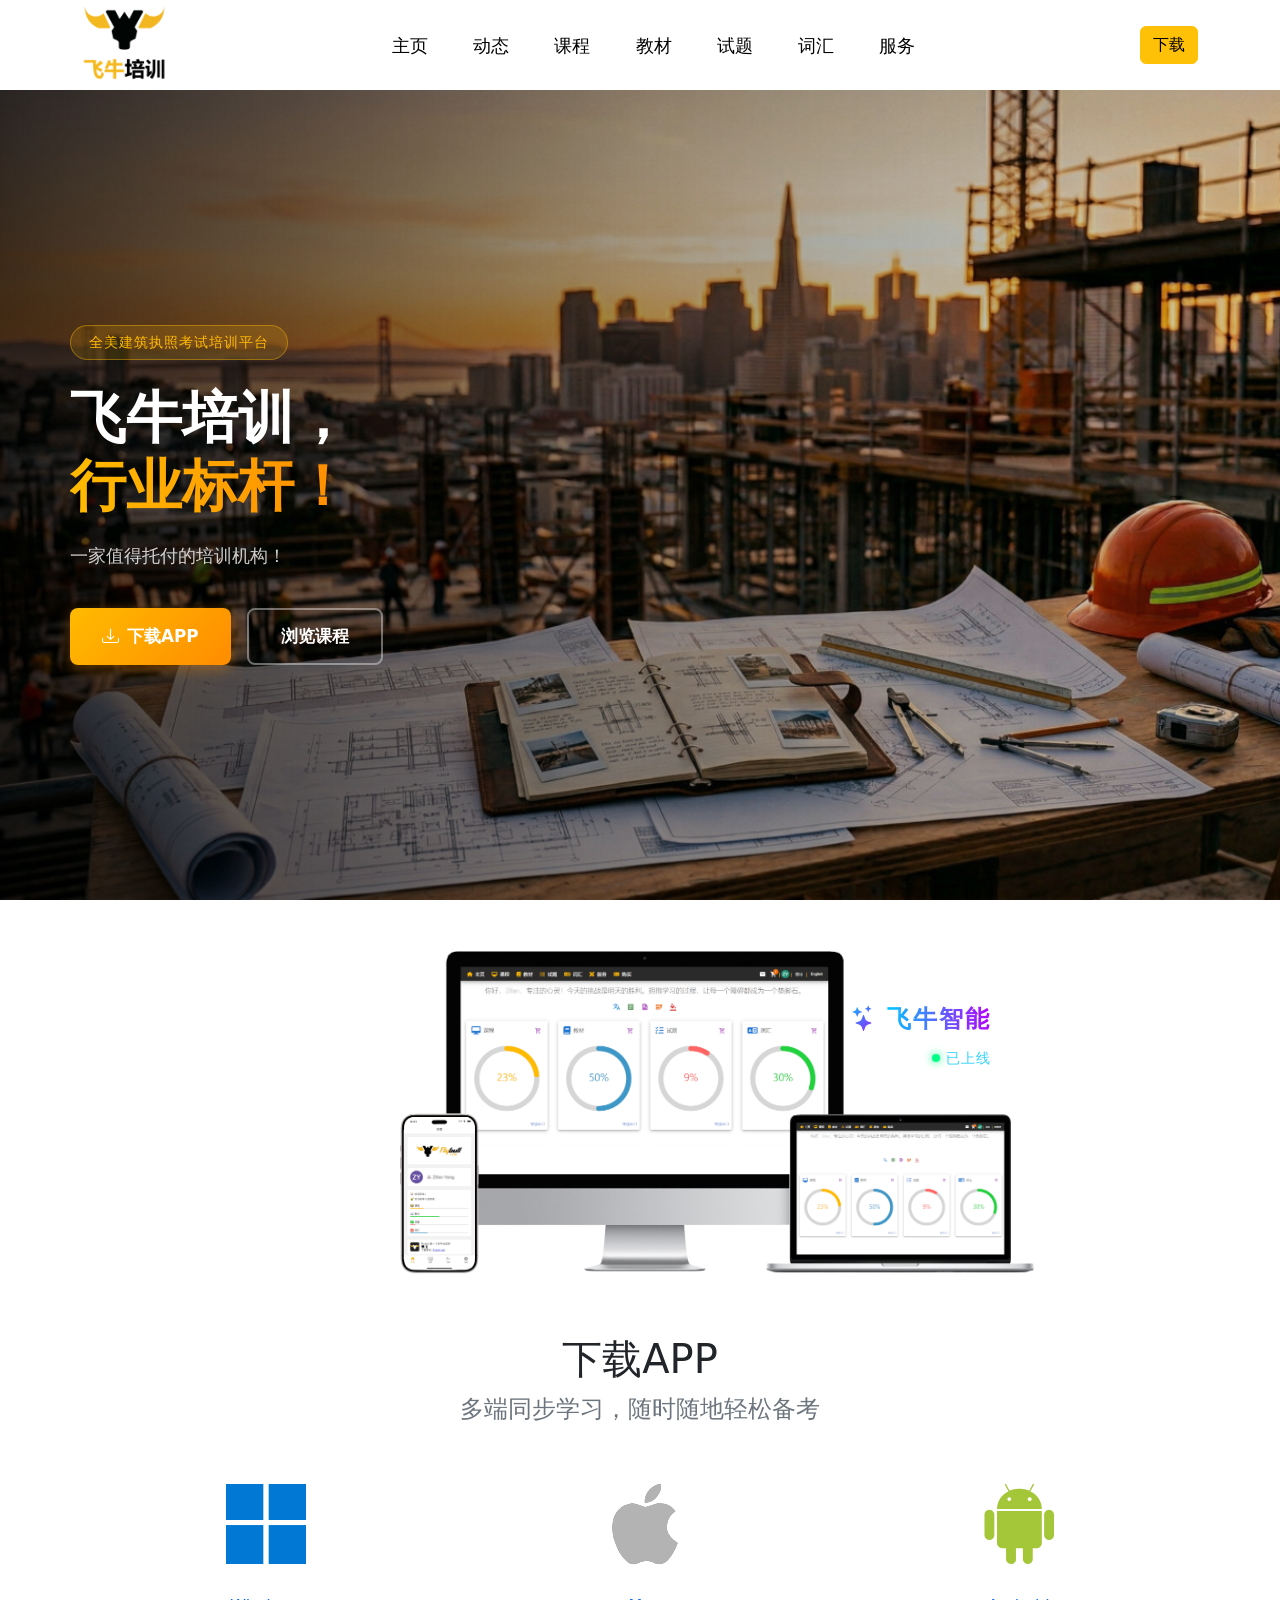
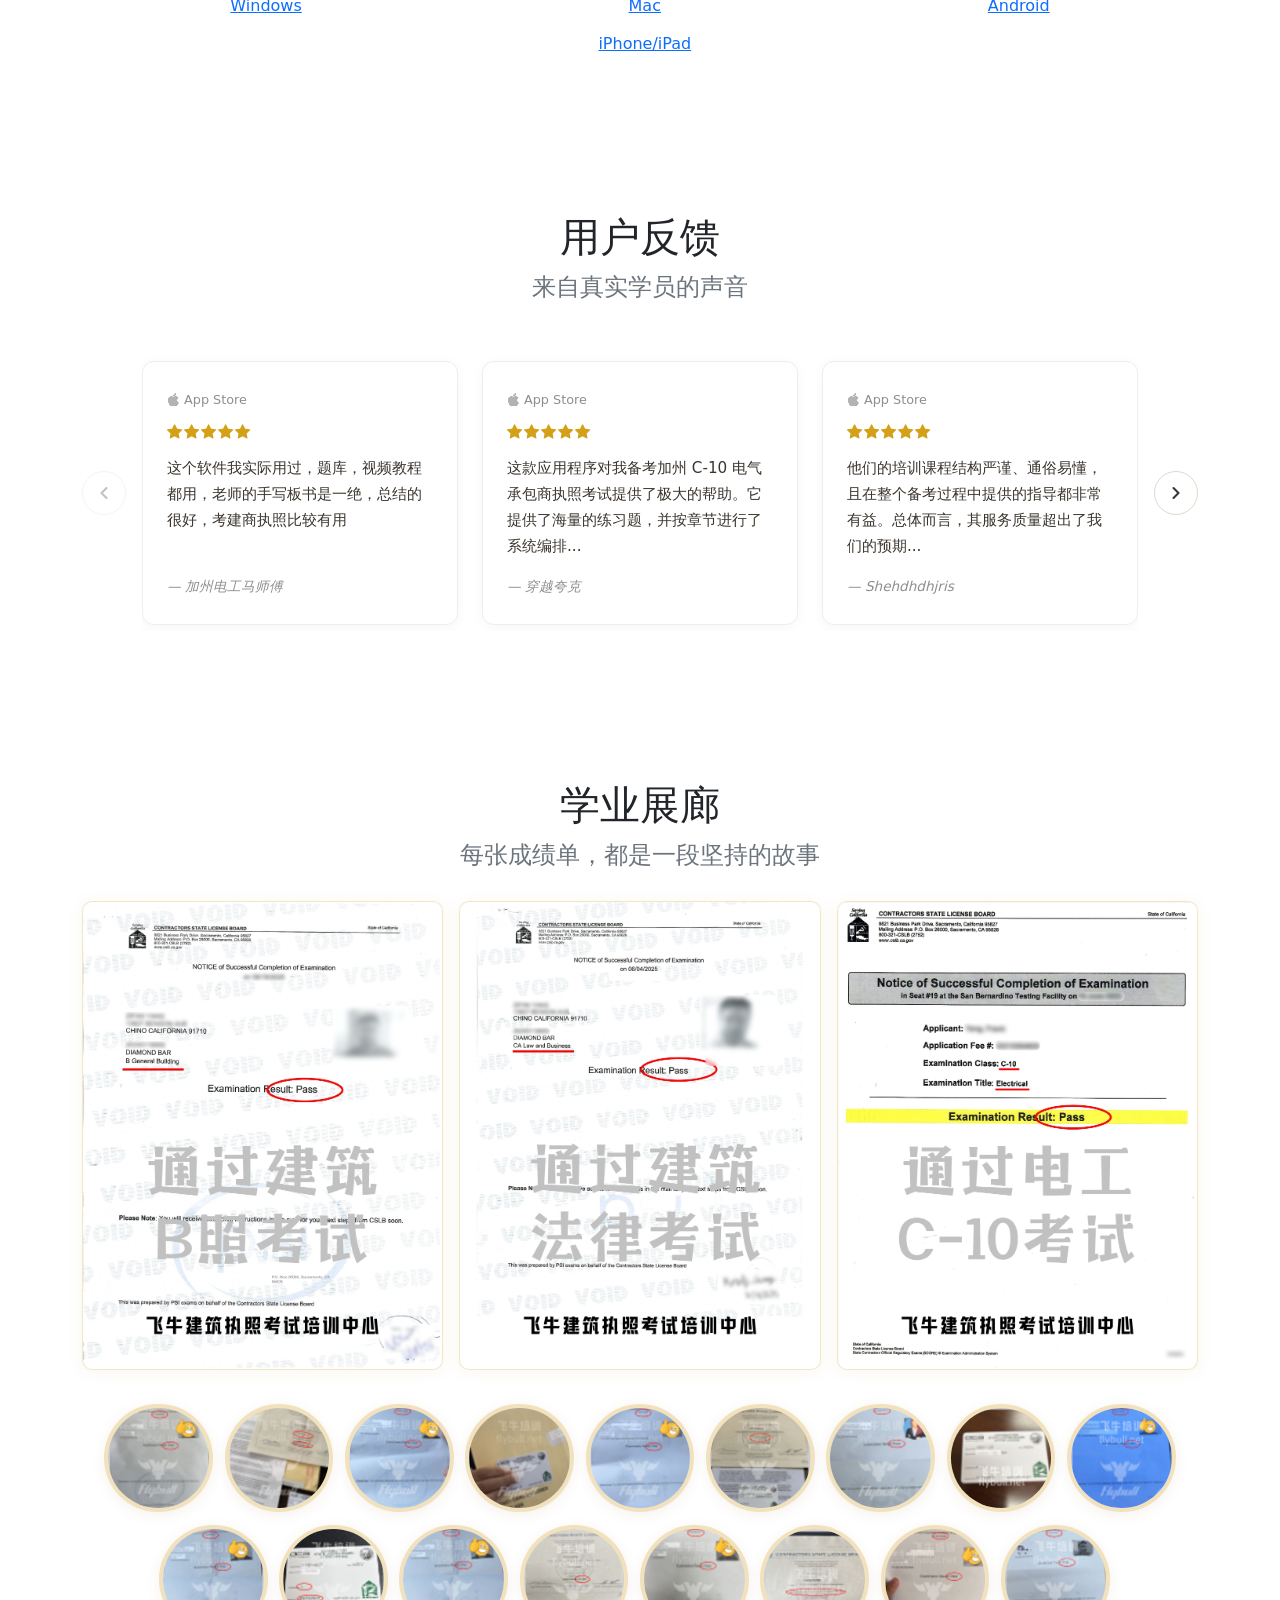
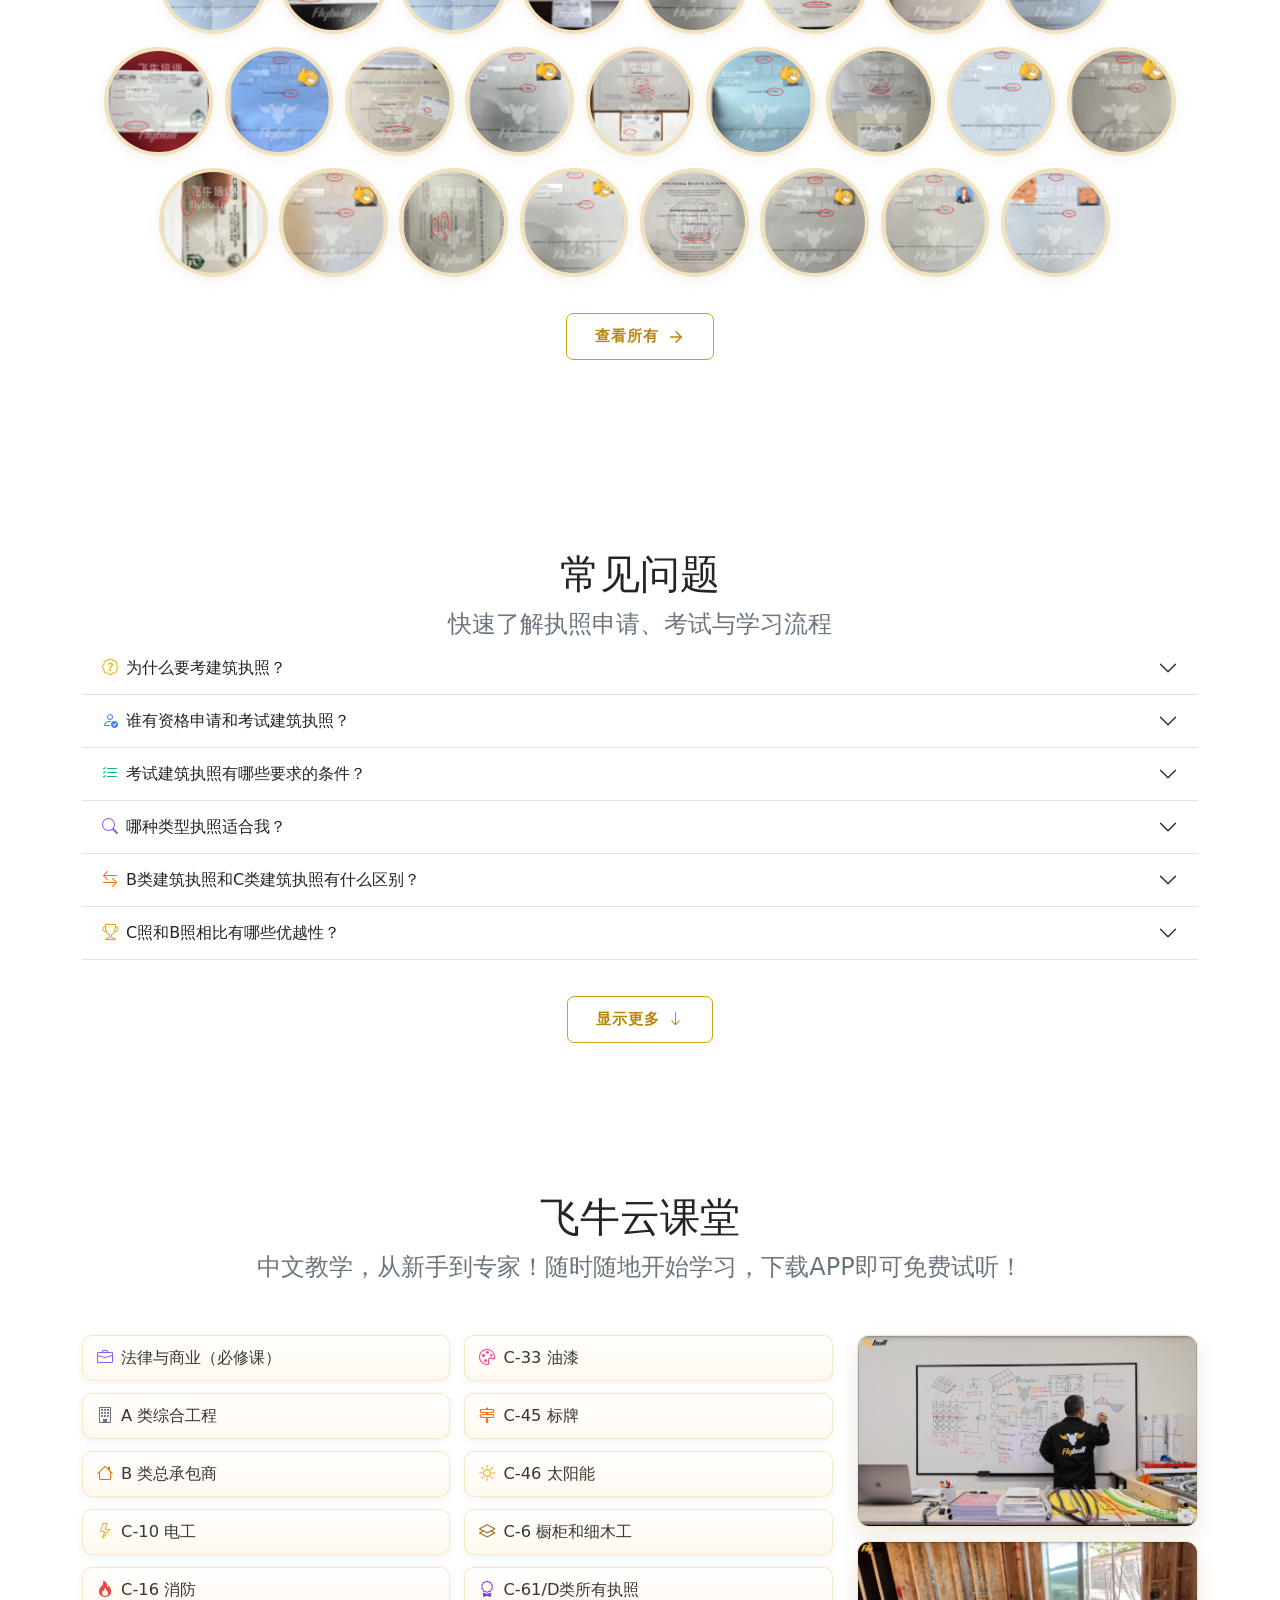
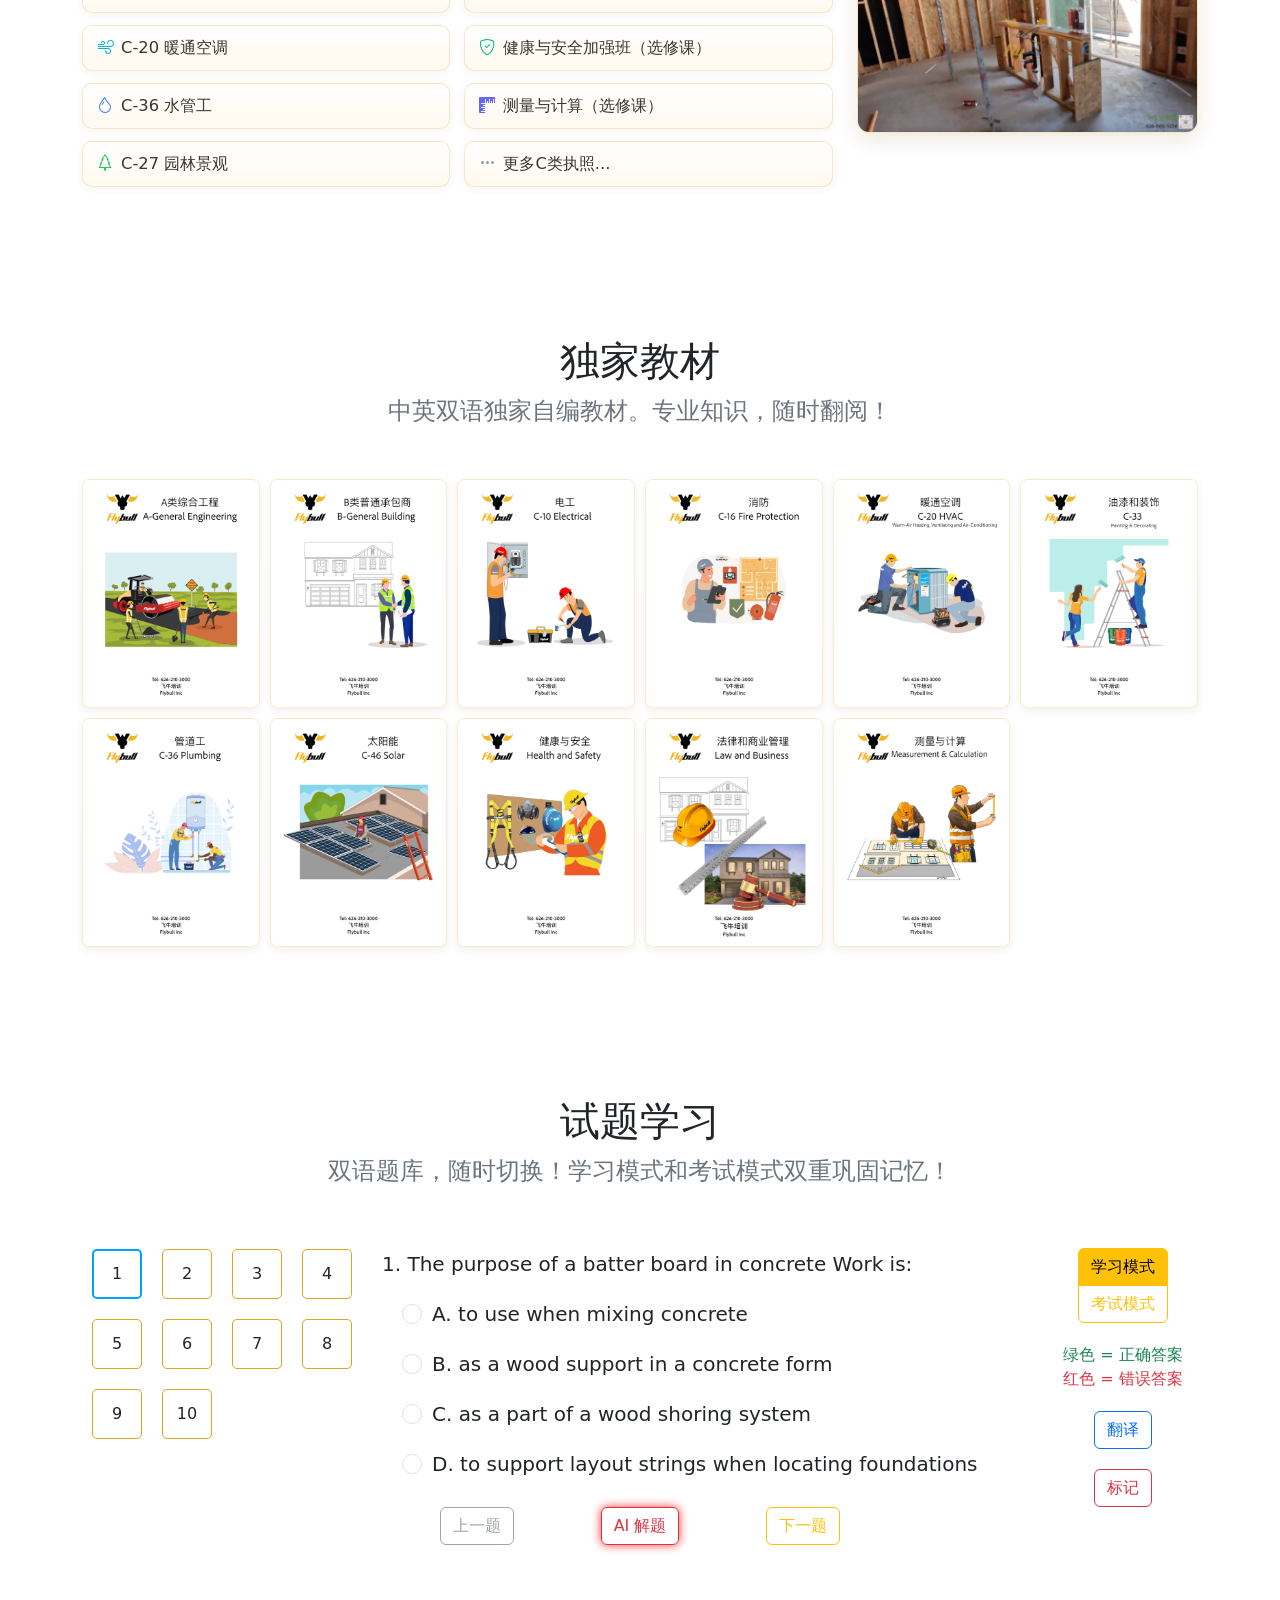
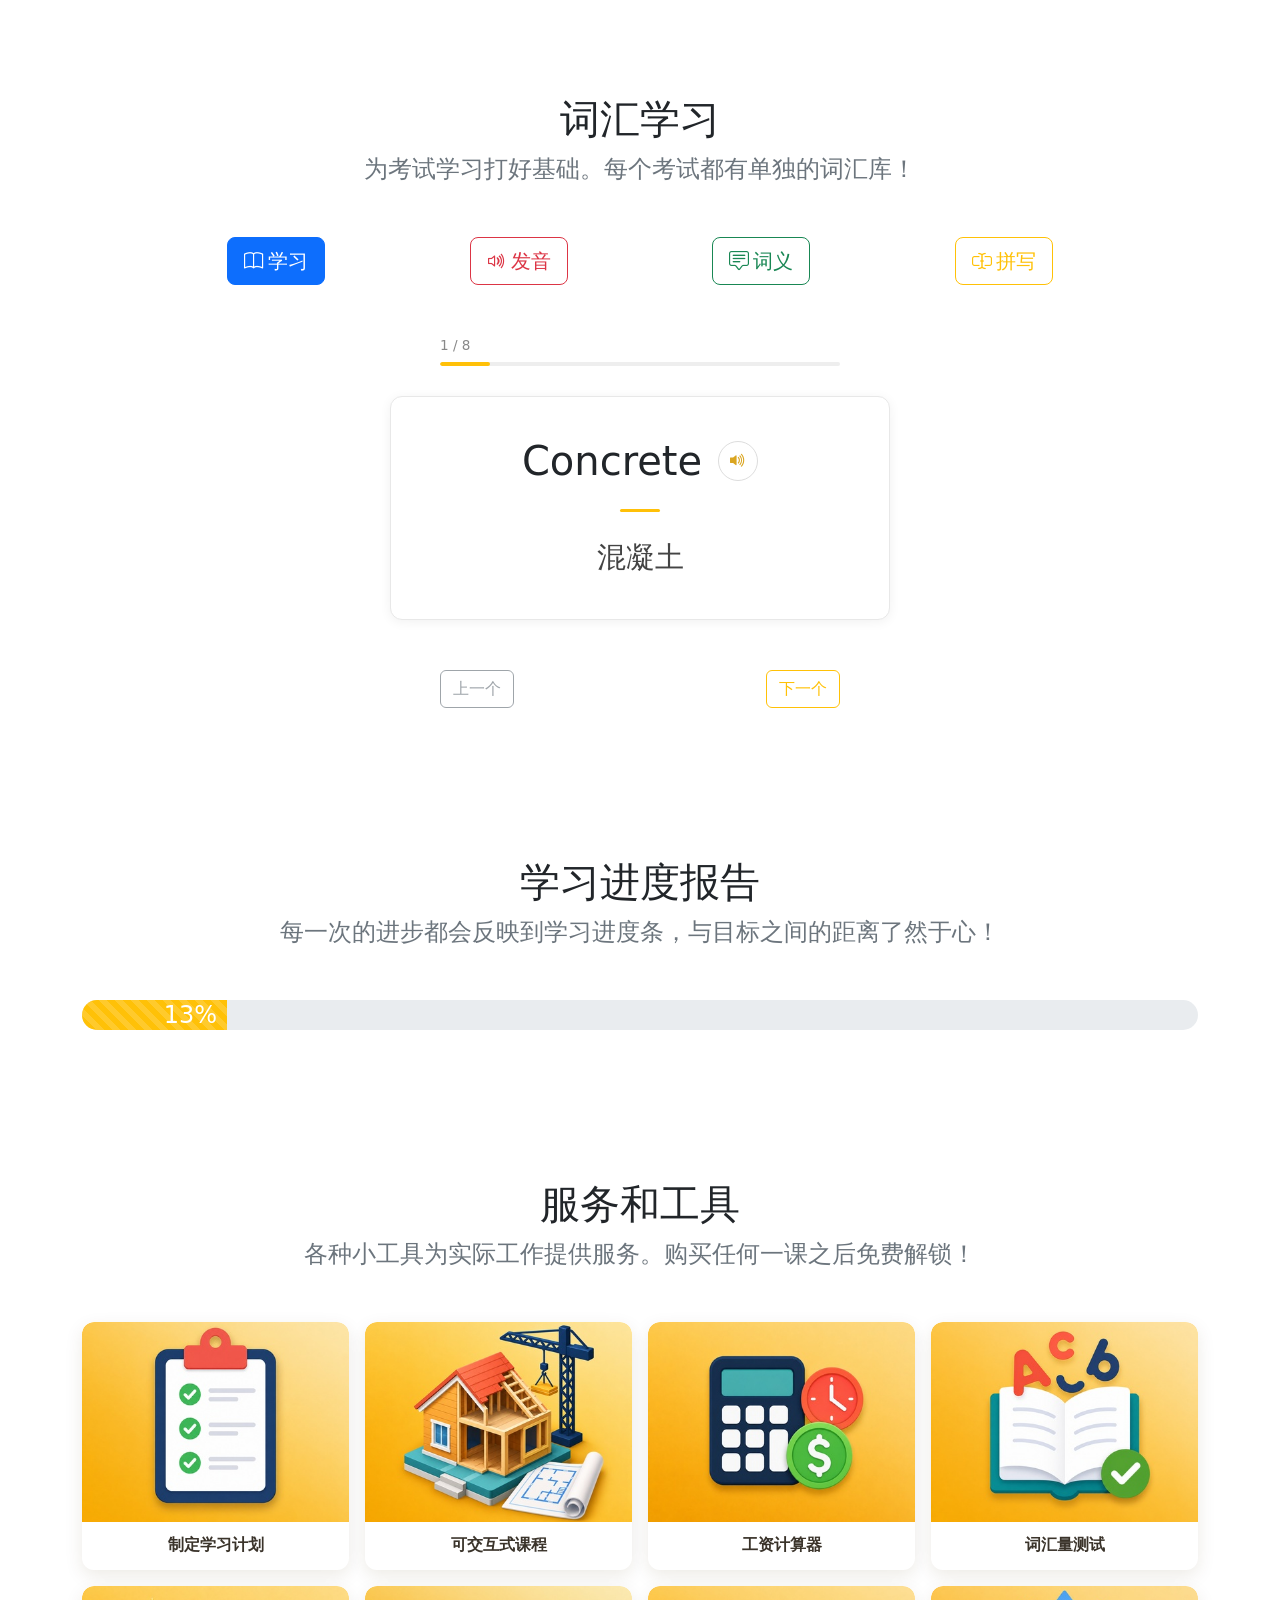
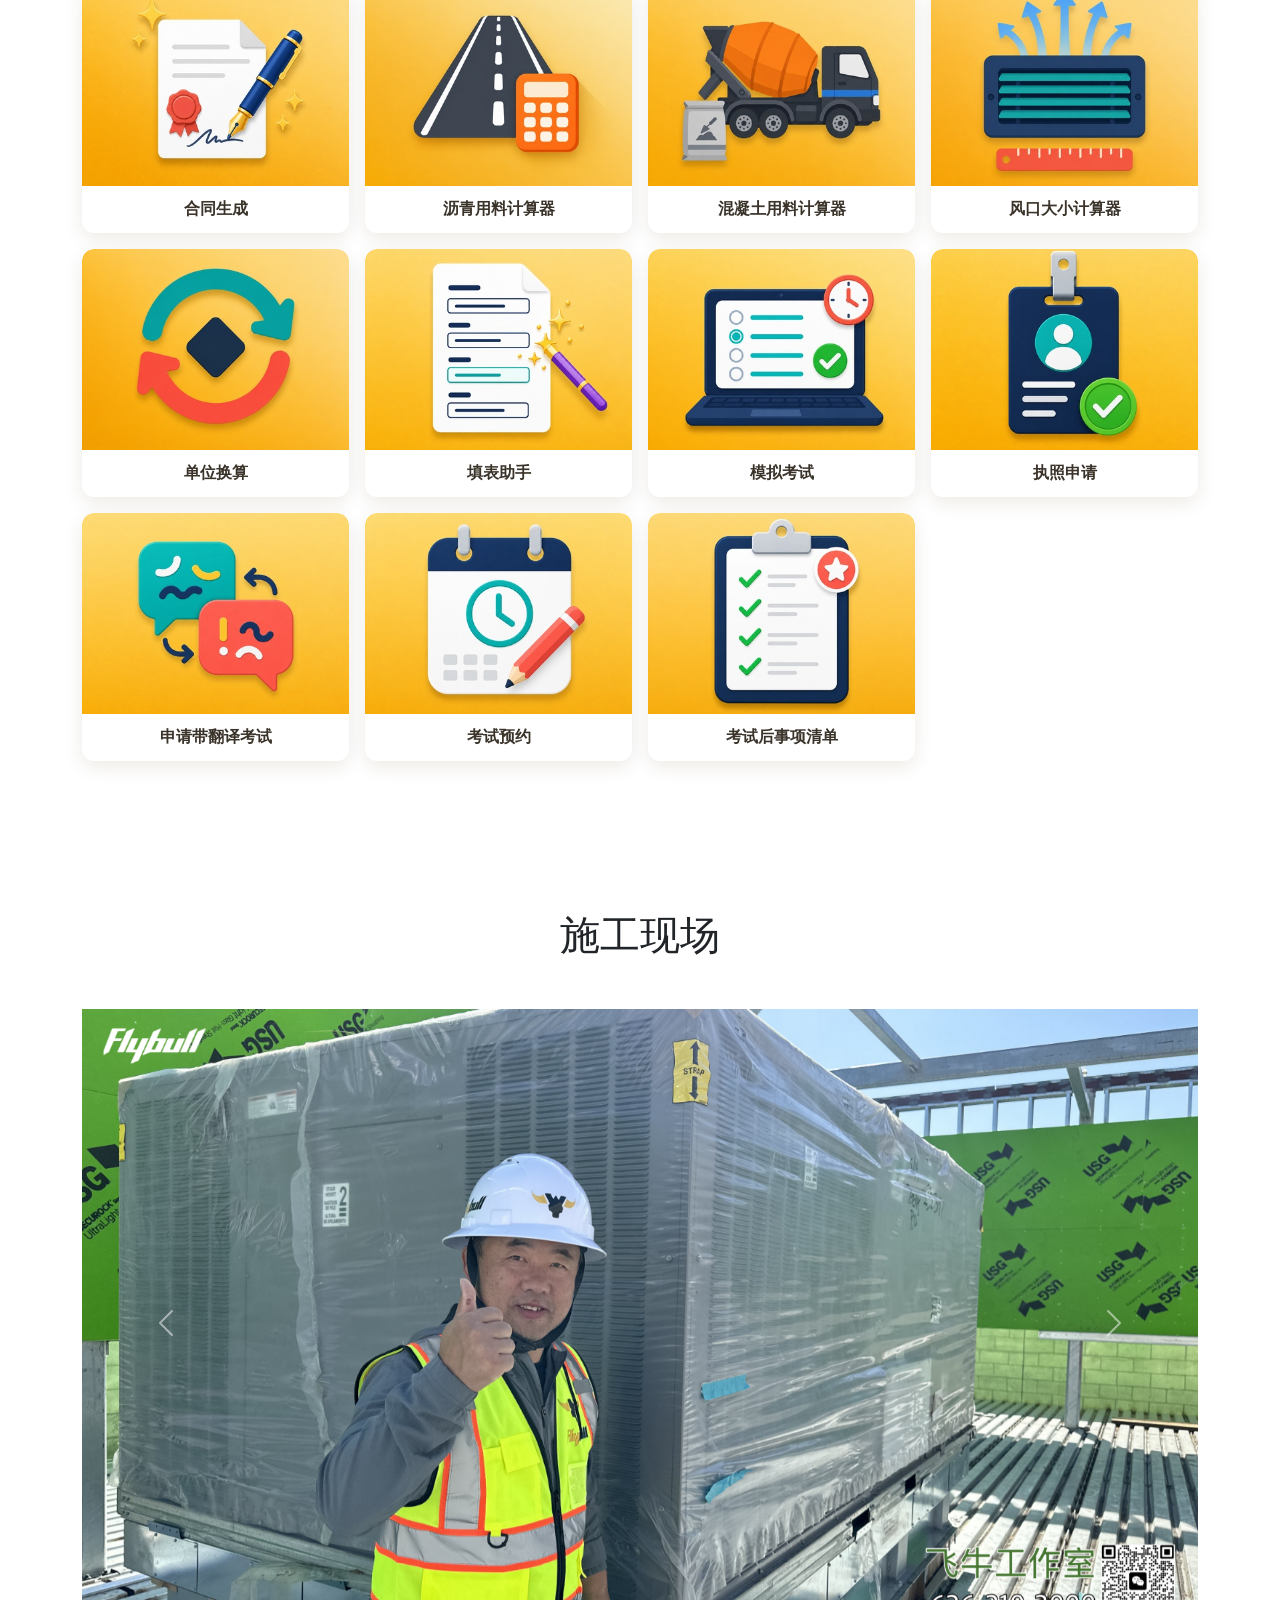
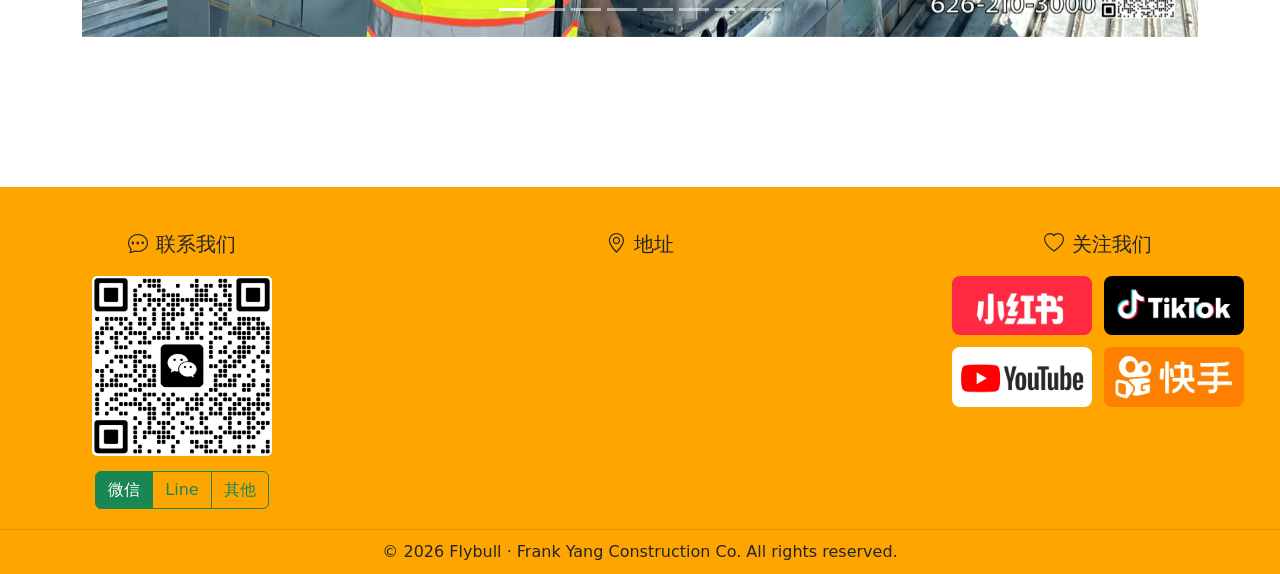
<file: index.html>
<!DOCTYPE html>
<html lang="zh">

<head>
  <meta charset="utf-8" />
  <title>FLYBULL飞牛培训-建筑执照-电工执照-空调执照-更多承包商执照</title>
  <meta name="description"
    content="FLYBULL飞牛是一家为全美建筑执照考试量身定制的线上培训平台。我们提供中文教材、中文讲课以及双语刷题，帮助学员更好地掌握考试所需的专业知识。课程灵活方便，支持电脑和手机界面，随时随地都能学习，符合全美各州的考试惯例。无论你是从零开始学习技术，还是需要提高英语词汇，飞牛都能为你提供系统的指导，助你轻松应对建筑执照考试，迈向职业成功！" />
  <meta name="keywords"
    content="加州, CSLB, 承包商, 建筑, 电工，空调， 执照, 考试, 培训, 学校, 在线, 学习, 网课, C-10, C-20, C-36, C10, C20, C36, 加州承包商, 建筑执照, 电工执照, 空调执照, 执照考试, 建筑执照考试, CSLB考试, CSLB建筑考试, 建筑执照培训, 执照考试在线学习, 建筑执照在线学习, 建筑执照考试在线学习, 承包商在线学习, 执照学习, 执照考试在线学校, 承包商在线学校, 执照学校, 执照培训, 执照培训学校, CSLB考试培训, 承包商培训, 执照考试培训, CSLB备考, 加州承包商执照, CSLB考试准备, 加州承包商执照培训, 加州执照在线学习, CSLB在线学习, 承包商执照考试, 承包商执照备考, 加州执照备考平台, 加州执照考试技巧, 加州承包商备考, 职业考试准备, 在线执照考试准备, 加州承包商考试" />
  <meta name="viewport" content="width=device-width, initial-scale=1" />
  <link rel="icon" href="/assets/favicon.ico" type="image/x-icon" sizes="64x64" />
  <link rel="icon" href="/assets/favicon32.ico" type="image/x-icon" sizes="32x32" />
  <link rel="icon" href="/assets/favicon16.ico" type="image/x-icon" sizes="16x16" />
  <link rel="manifest" href="/site.webmanifest" />
  <link href="https://cdn.jsdelivr.net/npm/bootstrap@5.3.0-alpha1/dist/css/bootstrap.min.css" rel="stylesheet"
    integrity="sha384-GLhlTQ8iRABdZLl6O3oVMWSktQOp6b7In1Zl3/Jr59b6EGGoI1aFkw7cmDA6j6gD" crossorigin="anonymous" />
  <link rel="stylesheet" href="https://cdn.jsdelivr.net/npm/bootstrap-icons@1.10.5/font/bootstrap-icons.css" />
  <link rel="stylesheet" href="./styles/main.css" />
  <link rel="stylesheet" href="./styles/responsive.css" />
  <script type="application/ld+json">
      {
        "@context": "http://schema.org",
        "@type": "WebSite",
        "name": "FLYBULL飞牛建筑执照考试培训中心",
        "url": "https://flybull.net"
      }
    </script>
</head>

<body>
  <header>
    <div id="header-container" class="container">
      <img draggable="false" id="logo-img" src="./assets/logo_cn.png" alt="logo" />
      <nav>
        <button type="button" class="nav-btn" onclick="toHome()">主页</button>
        <button type="button" class="nav-btn news-elements" onclick="location.href='#news-anchor'">
          动态
        </button>
        <button type="button" class="nav-btn" onclick="location.href='#course-anchor'">
          课程
        </button>
        <button type="button" class="nav-btn" onclick="location.href='#book-anchor'">
          教材
        </button>
        <button type="button" class="nav-btn" onclick="location.href='#exam-anchor'">
          试题
        </button>
        <button type="button" class="nav-btn" onclick="location.href='#vocabulary-anchor'">
          词汇
        </button>
        <button type="button" class="nav-btn" onclick="location.href='#service-anchor'">
          服务
        </button>
      </nav>
      <div id="header-right-container">
        <div id="mobile-header-text">飞牛建筑执照考试培训中心</div>
        <button type="button" class="btn btn-warning" onclick="location.href='#downloads-anchor'">
          下载
        </button>
      </div>
    </div>
  </header>

  <section id="banner">
    <div id="banner-container" class="container">
      <div id="hero-content">
        <div id="hero-text">
          <span class="hero-badge">全美建筑执照考试培训平台</span>
          <h1 class="hero-title">飞牛培训，<br /><span class="hero-highlight">行业标杆！</span></h1>
          <p class="hero-desc">
            一家值得托付的培训机构！
          </p>
          <div class="hero-actions">
            <a href="#downloads-anchor" class="btn-hero btn-hero-primary">
              <i class="bi bi-download me-2"></i>下载APP
            </a>
            <a href="#course-anchor" class="btn-hero btn-hero-secondary">浏览课程</a>
          </div>
        </div>
      </div>
    </div>
  </section>

  <section class="margin-block" style="text-align: center">
    <a id="downloads-anchor"></a>
    <div class="platforms-wrapper">
      <img id="platforms-img" src="./assets/platforms.png" alt="platforms" />
      <div id="neon-label" onclick="location.href='#exam-anchor'">
        <div class="ai-card">
          <div class="ai-card-glow"></div>
          <div class="ai-card-content">
            <i class="bi bi-stars ai-icon"></i>
            <span class="ai-label">飞牛智能</span>
          </div>
          <div class="ai-status">
            <span class="ai-status-dot"></span>
            <span class="ai-status-text">已上线</span>
          </div>
        </div>
      </div>
    </div>
  </section>

  <section id="downloads-section" class="container margin-block">
    <h2 class="display-6 text-center fw-light">下载APP</h2>
    <div class="fs-4 text-center fw-light text-secondary">多端同步学习，随时随地轻松备考</div>
    <div class="downloads-title">
      <div class="platform-download downloads-desktop">
        <i class="platform-icon bi bi-microsoft"></i>
        <div>
          <button type="button" class="btn btn-link"
            onclick="window.open('https://github.com/flybulldev/flybull/releases/download/v1.5.3/Flybull-1.5.3.Setup.zip','_blank')">
            Windows
          </button>
        </div>
      </div>
      <div class="platform-download">
        <i class="platform-icon bi bi-apple"></i>
        <div>
          <div>
            <button type="button" class="btn btn-link downloads-desktop" id="mac-download-button">
              Mac
            </button>
          </div>
          <div>
            <button type="button" class="btn btn-link"
              onclick="window.open('https://apps.apple.com/us/app/flybull-lite/id6739646464', '_blank')">
              iPhone/iPad
            </button>
          </div>
        </div>
      </div>
      <div class="platform-download">
        <i class="platform-icon bi bi-android2"></i>
        <div>
          <button type="button" class="btn btn-link"
            onclick="window.open('https://play.google.com/store/apps/details?id=com.flybull.flybulllite', '_blank')">
            Android
          </button>
        </div>
      </div>
    </div>
    <div id="downloads-mobile" class="mobile-only">
      使用电脑访问此网站可下载电脑客户端
    </div>
    <a id="news-anchor"></a>
  </section>

  <section id="feedback-section" class="container margin-section">
    <h2 class="display-6 text-center fw-light">用户反馈</h2>
    <div class="fs-4 text-center fw-light text-secondary">来自真实学员的声音</div>

    <div class="feedback-slider-wrapper margin-block">
      <button class="feedback-arrow feedback-arrow-left" aria-label="Previous">
        <svg xmlns="http://www.w3.org/2000/svg" width="20" height="20" viewBox="0 0 24 24" fill="none"
          stroke="currentColor" stroke-width="2.5" stroke-linecap="round" stroke-linejoin="round">
          <polyline points="15 18 9 12 15 6"></polyline>
        </svg>
      </button>
      <div class="feedback-slider">
        <div class="feedback-track">
          <div class="feedback-card">
            <div class="feedback-source"><a href="https://apps.apple.com/us/app/flybull-lite/id6739646464" target="_blank" rel="noopener noreferrer"><i class="bi bi-apple me-1"></i>App Store</a></div>
            <div class="feedback-stars">
              <i class="bi bi-star-fill"></i><i class="bi bi-star-fill"></i><i class="bi bi-star-fill"></i><i
                class="bi bi-star-fill"></i><i class="bi bi-star-fill"></i>
            </div>
            <div class="feedback-text">这个软件我实际用过，题库，视频教程都用，老师的手写板书是一绝，总结的很好，考建商执照比较有用</div>
            <div class="feedback-user">— 加州电工马师傅</div>
          </div>
          <div class="feedback-card">
            <div class="feedback-source"><a href="https://apps.apple.com/us/app/flybull-lite/id6739646464" target="_blank" rel="noopener noreferrer"><i class="bi bi-apple me-1"></i>App Store</a></div>
            <div class="feedback-stars">
              <i class="bi bi-star-fill"></i><i class="bi bi-star-fill"></i><i class="bi bi-star-fill"></i><i
                class="bi bi-star-fill"></i><i class="bi bi-star-fill"></i>
            </div>
            <div class="feedback-text">这款应用程序对我备考加州 C-10 电气承包商执照考试提供了极大的帮助。它提供了海量的练习题，并按章节进行了系统编排...</div>
            <div class="feedback-user">— 穿越夸克</div>
          </div>
          <div class="feedback-card">
            <div class="feedback-source"><a href="https://apps.apple.com/us/app/flybull-lite/id6739646464" target="_blank" rel="noopener noreferrer"><i class="bi bi-apple me-1"></i>App Store</a></div>
            <div class="feedback-stars">
              <i class="bi bi-star-fill"></i><i class="bi bi-star-fill"></i><i class="bi bi-star-fill"></i><i
                class="bi bi-star-fill"></i><i class="bi bi-star-fill"></i>
            </div>
            <div class="feedback-text">他们的培训课程结构严谨、通俗易懂，且在整个备考过程中提供的指导都非常有益。总体而言，其服务质量超出了我们的预期...</div>
            <div class="feedback-user">— Shehdhdhjris</div>
          </div>
          <div class="feedback-card">
            <div class="feedback-source"><a href="https://apps.apple.com/us/app/flybull-lite/id6739646464" target="_blank" rel="noopener noreferrer"><i class="bi bi-apple me-1"></i>App Store</a></div>
            <div class="feedback-stars">
              <i class="bi bi-star-fill"></i><i class="bi bi-star-fill"></i><i class="bi bi-star-fill"></i><i
                class="bi bi-star-fill"></i><i class="bi bi-star-fill"></i>
            </div>
            <div class="feedback-text">值得推荐的一家洛杉矶的培训机构，提供加州建筑执照考试培训课程！非常专业，值得推荐！</div>
            <div class="feedback-user">— 老矿师傅</div>
          </div>
          <div class="feedback-card">
            <div class="feedback-source"><a href="https://apps.apple.com/us/app/flybull-lite/id6739646464" target="_blank" rel="noopener noreferrer"><i class="bi bi-apple me-1"></i>App Store</a></div>
            <div class="feedback-stars">
              <i class="bi bi-star-fill"></i><i class="bi bi-star-fill"></i><i class="bi bi-star-fill"></i><i
                class="bi bi-star-fill"></i><i class="bi bi-star-fill"></i>
            </div>
            <div class="feedback-text">网站和App都很简洁高效。虽然是视频教学，但是老师随时答疑解惑，非常感谢！</div>
            <div class="feedback-user">— juniorwang</div>
          </div>
          <div class="feedback-card">
            <div class="feedback-source"><a href="https://apps.apple.com/us/app/flybull-lite/id6739646464" target="_blank" rel="noopener noreferrer"><i class="bi bi-apple me-1"></i>App Store</a></div>
            <div class="feedback-stars">
              <i class="bi bi-star-fill"></i><i class="bi bi-star-fill"></i><i class="bi bi-star-fill"></i><i
                class="bi bi-star-fill"></i><i class="bi bi-star-fill"></i>
            </div>
            <div class="feedback-text">我在这里学习的，已经通过了考试拿到执照了，感谢飞牛培训，谢谢！</div>
            <div class="feedback-user">— 飞牛忠实用户</div>
          </div>
          <div class="feedback-card">
            <div class="feedback-source"><a href="https://apps.apple.com/us/app/flybull-lite/id6739646464" target="_blank" rel="noopener noreferrer"><i class="bi bi-apple me-1"></i>App Store</a></div>
            <div class="feedback-stars">
              <i class="bi bi-star-fill"></i><i class="bi bi-star-fill"></i><i class="bi bi-star-fill"></i><i
                class="bi bi-star-fill"></i><i class="bi bi-star-fill"></i>
            </div>
            <div class="feedback-text">很好用，帮助我很多</div>
            <div class="feedback-user">— 琪宝籽</div>
          </div>
          <div class="feedback-card">
            <div class="feedback-source"><a href="https://apps.apple.com/us/app/flybull-lite/id6739646464" target="_blank" rel="noopener noreferrer"><i class="bi bi-apple me-1"></i>App Store</a></div>
            <div class="feedback-stars">
              <i class="bi bi-star-fill"></i><i class="bi bi-star-fill"></i><i class="bi bi-star-fill"></i><i
                class="bi bi-star-fill"></i><i class="bi bi-star-fill"></i>
            </div>
            <div class="feedback-text">考过了</div>
            <div class="feedback-user">— Sober饺子</div>
          </div>
        </div>
      </div>
      <button class="feedback-arrow feedback-arrow-right" aria-label="Next">
        <svg xmlns="http://www.w3.org/2000/svg" width="20" height="20" viewBox="0 0 24 24" fill="none"
          stroke="currentColor" stroke-width="2.5" stroke-linecap="round" stroke-linejoin="round">
          <polyline points="9 18 15 12 9 6"></polyline>
        </svg>
      </button>
    </div>
  </section>

  <section id="galary-section" class="container margin-section">
    <h2 class="display-6 text-center fw-light">学业展廊</h2>
    <div class="fs-4 text-center fw-light text-secondary">每张成绩单，都是一段坚持的故事</div>

    <div class="galary-grid">
      <a href="./showcase.html" class="galary-card galary-card--featured" aria-label="查看学业展廊">
        <div class="galary-card-inner">
          <img src="./assets/exampass1.jpg" alt="考试通过证书" class="galary-card-img" />
          <div class="galary-card-overlay">
            <span class="galary-card-icon">&#10024;</span>
          </div>
        </div>
      </a>
      <a href="./showcase.html" class="galary-card" aria-label="查看学业展廊">
        <div class="galary-card-inner">
          <img src="./assets/exampass2.jpg" alt="考试通过证书" class="galary-card-img" />
          <div class="galary-card-overlay">
            <span class="galary-card-icon">&#10024;</span>
          </div>
        </div>
      </a>
      <a href="./showcase.html" class="galary-card" aria-label="查看学业展廊">
        <div class="galary-card-inner">
          <img src="./assets/exampass3.jpg" alt="考试通过证书" class="galary-card-img" />
          <div class="galary-card-overlay">
            <span class="galary-card-icon">&#10024;</span>
          </div>
        </div>
      </a>
    </div>

    <div id="showcase-container" aria-label="学业展廊图片墙">
      <div class="showcase-row">
        <div class="showcase-item" data-tooltip="一位学员通过了考试！"><img src="./assets/showcase/1.png" alt="学业展廊图片 1" loading="lazy" /></div>
        <div class="showcase-item" data-tooltip="一位学员拿到了执照！"><img src="./assets/showcase/2.png" alt="学业展廊图片 2" loading="lazy" /></div>
        <div class="showcase-item" data-tooltip="一位学员通过了考试！"><img src="./assets/showcase/3.png" alt="学业展廊图片 3" loading="lazy" /></div>
        <div class="showcase-item" data-tooltip="一位学员拿到了执照！"><img src="./assets/showcase/4.png" alt="学业展廊图片 4" loading="lazy" /></div>
        <div class="showcase-item" data-tooltip="一位学员通过了考试！"><img src="./assets/showcase/5.png" alt="学业展廊图片 5" loading="lazy" /></div>
        <div class="showcase-item" data-tooltip="一位学员拿到了执照！"><img src="./assets/showcase/6.png" alt="学业展廊图片 6" loading="lazy" /></div>
        <div class="showcase-item" data-tooltip="一位学员通过了考试！"><img src="./assets/showcase/7.png" alt="学业展廊图片 7" loading="lazy" /></div>
        <div class="showcase-item" data-tooltip="一位学员拿到了执照！"><img src="./assets/showcase/8.png" alt="学业展廊图片 8" loading="lazy" /></div>
        <div class="showcase-item" data-tooltip="一位学员通过了考试！"><img src="./assets/showcase/33.png" alt="学业展廊图片 33" loading="lazy" /></div>
      </div>
      <div class="showcase-row">
        <div class="showcase-item" data-tooltip="一位学员通过了考试！"><img src="./assets/showcase/9.png" alt="学业展廊图片 9" loading="lazy" /></div>
        <div class="showcase-item" data-tooltip="一位学员拿到了执照！"><img src="./assets/showcase/10.png" alt="学业展廊图片 10" loading="lazy" /></div>
        <div class="showcase-item" data-tooltip="一位学员通过了考试！"><img src="./assets/showcase/11.png" alt="学业展廊图片 11" loading="lazy" /></div>
        <div class="showcase-item" data-tooltip="一位学员拿到了执照！"><img src="./assets/showcase/12.png" alt="学业展廊图片 12" loading="lazy" /></div>
        <div class="showcase-item" data-tooltip="一位学员通过了考试！"><img src="./assets/showcase/13.png" alt="学业展廊图片 13" loading="lazy" /></div>
        <div class="showcase-item" data-tooltip="一位学员拿到了执照！"><img src="./assets/showcase/14.png" alt="学业展廊图片 14" loading="lazy" /></div>
        <div class="showcase-item" data-tooltip="一位学员通过了考试！"><img src="./assets/showcase/15.png" alt="学业展廊图片 15" loading="lazy" /></div>
        <div class="showcase-item" data-tooltip="一位学员通过了考试！"><img src="./assets/showcase/35.png" alt="学业展廊图片 35" loading="lazy" /></div>
      </div>
      <div class="showcase-row">
        <div class="showcase-item" data-tooltip="一位学员拿到了执照！"><img src="./assets/showcase/16.png" alt="学业展廊图片 16" loading="lazy" /></div>
        <div class="showcase-item" data-tooltip="一位学员通过了考试！"><img src="./assets/showcase/17.png" alt="学业展廊图片 17" loading="lazy" /></div>
        <div class="showcase-item" data-tooltip="一位学员拿到了执照！"><img src="./assets/showcase/18.png" alt="学业展廊图片 18" loading="lazy" /></div>
        <div class="showcase-item" data-tooltip="一位学员通过了考试！"><img src="./assets/showcase/19.png" alt="学业展廊图片 19" loading="lazy" /></div>
        <div class="showcase-item" data-tooltip="一位学员拿到了执照！"><img src="./assets/showcase/20.png" alt="学业展廊图片 20" loading="lazy" /></div>
        <div class="showcase-item" data-tooltip="一位学员通过了考试！"><img src="./assets/showcase/21.png" alt="学业展廊图片 21" loading="lazy" /></div>
        <div class="showcase-item" data-tooltip="一位学员拿到了执照！"><img src="./assets/showcase/22.png" alt="学业展廊图片 22" loading="lazy" /></div>
        <div class="showcase-item" data-tooltip="一位学员通过了考试！"><img src="./assets/showcase/23.png" alt="学业展廊图片 23" loading="lazy" /></div>
        <div class="showcase-item" data-tooltip="一位学员通过了考试！"><img src="./assets/showcase/37.png" alt="学业展廊图片 37" loading="lazy" /></div>
      </div>
      <div class="showcase-row">
        <div class="showcase-item" data-tooltip="一位学员拿到了执照！"><img src="./assets/showcase/24.png" alt="学业展廊图片 24" loading="lazy" /></div>
        <div class="showcase-item" data-tooltip="一位学员通过了考试！"><img src="./assets/showcase/25.png" alt="学业展廊图片 25" loading="lazy" /></div>
        <div class="showcase-item" data-tooltip="一位学员拿到了执照！"><img src="./assets/showcase/26.png" alt="学业展廊图片 26" loading="lazy" /></div>
        <div class="showcase-item" data-tooltip="一位学员通过了考试！"><img src="./assets/showcase/27.png" alt="学业展廊图片 27" loading="lazy" /></div>
        <div class="showcase-item" data-tooltip="一位学员拿到了执照！"><img src="./assets/showcase/28.png" alt="学业展廊图片 28" loading="lazy" /></div>
        <div class="showcase-item" data-tooltip="一位学员通过了考试！"><img src="./assets/showcase/29.png" alt="学业展廊图片 29" loading="lazy" /></div>
        <div class="showcase-item" data-tooltip="一位学员通过了考试！"><img src="./assets/showcase/31.png" alt="学业展廊图片 31" loading="lazy" /></div>
        <div class="showcase-item" data-tooltip="一位学员通过了考试！"><img src="./assets/showcase/39.png" alt="学业展廊图片 39" loading="lazy" /></div>
      </div>
    </div>

    <div class="section-cta">
      <a href="./showcase.html" class="section-cta-btn">
        查看所有
        <svg width="18" height="18" viewBox="0 0 24 24" fill="none" stroke="currentColor" stroke-width="2" stroke-linecap="round" stroke-linejoin="round"><path d="M5 12h14"/><path d="m12 5 7 7-7 7"/></svg>
      </a>
    </div>
  </section>

  <!-- <section id="news-section" class="container margin-section news-elements">
    <h2 class="display-6 text-center fw-light">最新动态</h2>
    <div class="fs-4 text-center fw-light text-secondary">飞牛课程更新、考试资讯与平台公告</div>
    <div id="news" class="news-list"></div>
    <div class="section-cta">
      <a href="./news.html" class="section-cta-btn">
        查看所有
        <svg width="18" height="18" viewBox="0 0 24 24" fill="none" stroke="currentColor" stroke-width="2" stroke-linecap="round" stroke-linejoin="round"><path d="M5 12h14"/><path d="m12 5 7 7-7 7"/></svg>
      </a>
    </div>
  </section> -->

  <section id="faq-section" class="container margin-section">
    <h2 class="display-6 text-center fw-light">常见问题</h2>
    <div class="fs-4 text-center fw-light text-secondary">快速了解执照申请、考试与学习流程</div>
    <div class="accordion accordion-flush" id="accordionFlushExample">
      <div class="accordion-item">
        <h2 class="accordion-header">
          <button class="accordion-button collapsed" type="button" data-bs-toggle="collapse"
            data-bs-target="#flush-collapseOne" aria-expanded="false" aria-controls="flush-collapseOne">
            <i class="bi bi-patch-question me-2" style="color:#EAB308"></i>为什么要考建筑执照？
          </button>
        </h2>
        <div id="flush-collapseOne" class="accordion-collapse collapse" data-bs-parent="#accordionFlushExample">
          <div class="accordion-body">
            在加州，从事建筑相关工作并签订超过1000美元的合同时，必须考取建筑执照。这是法律的明确要求，也是保障公众利益的重要手段。拥有执照的承包商不仅经过严格的背景审查和专业考试，具备必要的技术和法律知识，还能在遇到工程纠纷时依法追讨工程款。没有执照的施工行为可能导致高额罚款、法律诉讼，甚至无法收回工钱。此外，执照也是客户信任的象征，能提升业务竞争力，确保项目符合加州的安全和质量标准。因此，考取执照是合法经营和职业发展的必经之路。
          </div>
        </div>
      </div>
      <div class="accordion-item">
        <h2 class="accordion-header">
          <button class="accordion-button collapsed" type="button" data-bs-toggle="collapse"
            data-bs-target="#flush-collapseTwo" aria-expanded="false" aria-controls="flush-collapseTwo">
            <i class="bi bi-person-check me-2" style="color:#3B82F6"></i>谁有资格申请和考试建筑执照？
          </button>
        </h2>
        <div id="flush-collapseTwo" class="accordion-collapse collapse" data-bs-parent="#accordionFlushExample">
          <div class="accordion-body">
            在加州，申请建筑执照应该具备至少4年的相关全职工作经验，并由雇主或专业人士出具证明。这些经验必须与所申请的执照分类相关，如担任承包商、工程师或熟练工等职位。此外，申请人需要通过两项考试——法律与商业知识以及专业领域测试，并满足财务能力、担保或保险要求，同时无重大法律问题。符合条件后即可向建筑承包商州立委员会（CSLB）提交申请并参加考试。
          </div>
        </div>
      </div>
      <div class="accordion-item">
        <h2 class="accordion-header">
          <button class="accordion-button collapsed" type="button" data-bs-toggle="collapse"
            data-bs-target="#flush-collapseThree" aria-expanded="false" aria-controls="flush-collapseThree">
            <i class="bi bi-list-check me-2" style="color:#10B981"></i>考试建筑执照有哪些要求的条件？
          </button>
        </h2>
        <div id="flush-collapseThree" class="accordion-collapse collapse" data-bs-parent="#accordionFlushExample">
          <div class="accordion-body">
            申请加州建筑执照的人员必须年满18岁，符合法定年龄要求；同时需具备合法的身份和在美国工作的资格，并拥有有效的社会安全号（SSN）或个人纳税识别号（ITIN）以满足税务要求。此外，申请人需要具有完全的民事行为能力，能够独立承担法律责任并履行执照相关义务。
          </div>
        </div>
      </div>
      <div class="accordion-item">
        <h2 class="accordion-header">
          <button class="accordion-button collapsed" type="button" data-bs-toggle="collapse"
            data-bs-target="#flush-collapseFour" aria-expanded="false" aria-controls="flush-collapseThree">
            <i class="bi bi-search me-2" style="color:#8B5CF6"></i>哪种类型执照适合我？
          </button>
        </h2>
        <div id="flush-collapseFour" class="accordion-collapse collapse" data-bs-parent="#accordionFlushExample">
          <div class="accordion-body">
            如果您的工作经验仅涉及某一单一类别的项目，例如电工、管道工或其他专业领域，那么C类执照最为合适，因为它专注于特定的技术领域。如果您计划承接并经营综合性建筑项目，如住宅或商业建筑，涉及多个工种的施工，B类执照将是最佳选择，因为它适用于综合性项目的管理。如果您要参与一些大型项目或公共工程，如基础设施建设、道路或桥梁建设等，A类执照则最为适合，它专注于大型工程项目的承接和管理。
          </div>
        </div>
      </div>
      <div class="accordion-item">
        <h2 class="accordion-header">
          <button class="accordion-button collapsed" type="button" data-bs-toggle="collapse"
            data-bs-target="#flush-collapseFifthly" aria-expanded="false" aria-controls="flush-collapseThree">
            <i class="bi bi-arrow-left-right me-2" style="color:#F97316"></i>B类建筑执照和C类建筑执照有什么区别？
          </button>
        </h2>
        <div id="flush-collapseFifthly" class="accordion-collapse collapse" data-bs-parent="#accordionFlushExample">
          <div class="accordion-body">
            C类执照相对于B类执照来说，具有更高的专业性和权威性。持有C类执照的承包商在某一特定技术领域具备深厚的专业知识和技能，可以进行精确的计算和评估。例如，电工持有C-10执照，可以计算电路的功率是否足够满足需求，确保电气系统安全可靠；
            <br />
            <br />
            管道工持有C-36执照，可以计算下水管道的排水能力是否符合规范，避免系统故障；暖通空调（HVAC）工程师持有C-20执照，可以计算空调管道的风力是否足够，以保证空调系统的效率和性能。这些计算和评估要求专业知识，C类执照赋予持证人足够的技术权威。相对而言，B类执照主要适用于承接和管理综合性建筑项目，负责协调多个专业工种，但并不要求具备某一特定领域的深度技术知识。因此，B类执照的持有者不能像C类执照的持有者那样，进行复杂的技术计算和评估，因此在某些专业项目中缺乏权威性。
          </div>
        </div>
      </div>
      <div class="accordion-item">
        <h2 class="accordion-header">
          <button class="accordion-button collapsed" type="button" data-bs-toggle="collapse"
            data-bs-target="#flush-collapseSixthly" aria-expanded="false" aria-controls="flush-collapseThree">
            <i class="bi bi-trophy me-2" style="color:#F59E0B"></i>C照和B照相比有哪些优越性？
          </button>
        </h2>
        <div id="flush-collapseSixthly" class="accordion-collapse collapse" data-bs-parent="#accordionFlushExample">
          <div class="accordion-body">
            与B类执照相比，C类执照在专业性和技术权威性上具有明显优越性。持有C类执照的承包商专注于某一特定领域，如电气、管道或空调等，具备进行精确技术计算的能力，比如计算电路功率、评估管道排水能力或空调风力是否符合要求，这使得他们在执行专业项目时具有更高的技术权威。而B类执照更多侧重于管理综合性建筑项目，虽然可以协调多个工种，但缺乏对具体技术问题的深入理解和独立解决能力。因此，C类执照承包商在市场上通常拥有更强的竞争力，尤其是在需要专业技术的项目中。
          </div>
        </div>
      </div>
      <div id="faq-more-btn" class="section-cta">
        <button type="button" class="btn section-cta-btn" onclick="showMoreFAQ()">
          显示更多
          <i class="bi bi-arrow-down"></i>
        </button>
      </div>
      <section id="faq-hidden">
        <div class="accordion-item">
          <h2 class="accordion-header">
            <button class="accordion-button collapsed" type="button" data-bs-toggle="collapse"
              data-bs-target="#flush-collapseSeventh" aria-expanded="false" aria-controls="flush-collapseThree">
              <i class="bi bi-building-gear me-2" style="color:#6366F1"></i>为什么市政府的Builder's
              Department经常要求有C类执照签字才可以签发Permit？
            </button>
          </h2>
          <div id="flush-collapseSeventh" class="accordion-collapse collapse" data-bs-parent="#accordionFlushExample">
            <div class="accordion-body">
              市政府的Builder's
              Department经常要求持有C类执照的专业承包商签字，才能签发施工许可证，是因为C类执照承包商具备特定领域的专业技术和认证，能够确保项目在设计和施工过程中符合严格的行业标准和安全规范。特别是在涉及电气、管道、空调等技术性强的项目时，C类承包商拥有必要的资质进行技术计算、设计和评估，确保工程的安全性和合规性。
              <br />
              <br />
              市政府要求C类执照承包商签字，主要是为了确保施工过程中的技术细节符合规定，避免因设计或施工不当而导致的安全隐患或合规问题。例如，在电力系统的设计和施工中，只有持有C-10电工执照的电工才能确保电气负荷计算、线路布置等方面符合标准，避免潜在的电气故障或火灾风险。因此，市政府需要这些专业承包商的签字来验证项目的技术合规性，确保工程安全、顺利进行。
            </div>
          </div>
        </div>
        <div class="accordion-item">
          <h2 class="accordion-header">
            <button class="accordion-button collapsed" type="button" data-bs-toggle="collapse"
              data-bs-target="#flush-collapseEighth" aria-expanded="false" aria-controls="flush-collapseThree">
              <i class="bi bi-globe-americas me-2" style="color:#06B6D4"></i>我刚来美国可以申请建筑执照吗？
            </button>
          </h2>
          <div id="flush-collapseEighth" class="accordion-collapse collapse" data-bs-parent="#accordionFlushExample">
            <div class="accordion-body">
              即使您刚来到美国，您也可以申请建筑执照。美国政府鼓励外国人合法开设公司，您可以在美国注册并运营公司，通过公司申请建筑执照。特别是在加州，建筑局（CSLB）接受来自其他州和国外的相关工作经验，这意味着即使您没有在美国的工作经验，只要您的工作经历符合加州的要求，您也可以用其他地方的经验来申请执照。此外，您可以通过合法注册公司，满足相关条件并通过必要的考试，申请到您所需的建筑执照。因此，虽然没有工作身份的情况下无法直接雇佣自己，但通过合法的公司注册，您依然可以以公司名义申请并获得建筑执照。
            </div>
          </div>
        </div>
        <div class="accordion-item">
          <h2 class="accordion-header">
            <button class="accordion-button collapsed" type="button" data-bs-toggle="collapse"
              data-bs-target="#flush-collapseNinth" aria-expanded="false" aria-controls="flush-collapseThree">
              <i class="bi bi-shop me-2" style="color:#D97706"></i>我一定要成立公司才可以申请建筑执照吗？
            </button>
          </h2>
          <div id="flush-collapseNinth" class="accordion-collapse collapse" data-bs-parent="#accordionFlushExample">
            <div class="accordion-body">
              您不一定需要先注册公司，个人也可以直接申请。加州建筑局（CSLB）允许个人以自己的名字作为承包商经营业务，只要满足相应的条件。您需要具备一定的工作经验（通常为4至5年），并通过相关的考试，证明您具备足够的专业知识和技能来承担建筑项目。此外，您需要提供合法的身份和税务号码（如SSN或ITIN）。如果您没有合法的工作身份，您仍然可以通过成立公司来申请建筑执照。在这种情况下，您的公司会承担执照的责任，您可以作为公司代表申请并获得执照。无论是以个人名义还是通过公司，您都可以在美国合法申请建筑执照，只要满足加州的相关要求。
            </div>
          </div>
        </div>
        <div class="accordion-item">
          <h2 class="accordion-header">
            <button class="accordion-button collapsed" type="button" data-bs-toggle="collapse"
              data-bs-target="#flush-collapseTenth" aria-expanded="false" aria-controls="flush-collapseThree">
              <i class="bi bi-clock me-2" style="color:#EF4444"></i>考试哪些内容和时长？
            </button>
          </h2>
          <div id="flush-collapseTenth" class="accordion-collapse collapse" data-bs-parent="#accordionFlushExample">
            <div class="accordion-body">
              加州建筑执照考试包括两个部分：业务与法律考试和专业技术知识考试。每个部分的考试时长为210分钟（即3小时30分钟），并且考试通过计算机进行。考试地点是在加州建筑局（CSLB）授权的第三方考场PSI进行。业务与法律考试主要测试建筑业务相关的法律和商业知识，如公司管理、合同、保险、税务和劳工法等，考试题目大约为115到120道。专业技术知识考试则侧重于您在特定建筑领域的技术能力，题目同样为115到120道，涵盖施工技术、建筑规范和材料使用等内容。考生可以通过加州建筑局提供的参考资料和市面上的备考课程进行复习，顺利通过两部分考试后，您将获得加州建筑执照，合法承接建筑项目。
            </div>
          </div>
        </div>
        <div class="accordion-item">
          <h2 class="accordion-header">
            <button class="accordion-button collapsed" type="button" data-bs-toggle="collapse"
              data-bs-target="#flush-collapseEleventh" aria-expanded="false" aria-controls="flush-collapseThree">
              <i class="bi bi-translate me-2" style="color:#22C55E"></i>考场提供多语言考试吗？
            </button>
          </h2>
          <div id="flush-collapseEleventh" class="accordion-collapse collapse" data-bs-parent="#accordionFlushExample">
            <div class="accordion-body">
              目前，加州建筑执照考试考场（PSI）提供多种语言的考试选项，包括西班牙语、越南语等，但目前并没有中文考试。如果您的英文水平有限，您可以自行带一位翻译人员协助您参加考试。根据加州建筑局（CSLB）的规定，翻译人员必须是非亲属、非公司工作人员，并且只能提供语言翻译的服务，不能协助解答考试内容。在报名时，建议您提前确认PSI提供的具体语言选项，并确保您的翻译人员符合相关要求。
            </div>
          </div>
        </div>
        <div class="accordion-item">
          <h2 class="accordion-header">
            <button class="accordion-button collapsed" type="button" data-bs-toggle="collapse"
              data-bs-target="#flush-collapseEwelfth" aria-expanded="false" aria-controls="flush-collapseThree">
              <i class="bi bi-signpost-split me-2" style="color:#EC4899"></i>如何报名学习具体有哪些流程？
            </button>
          </h2>
          <div id="flush-collapseEwelfth" class="accordion-collapse collapse" data-bs-parent="#accordionFlushExample">
            <div class="accordion-body">
              报名申请飞牛建筑执照培训的流程非常简便且高效。首先，学员需要下载飞牛建筑执照培训的App并注册账户，创建个人学习档案。学员根据自己的需求选择合适的课程，飞牛提供包括A、B、C类执照在内的多种培训课程，涵盖全面的建筑知识。选定课程后，学员签署服务合同并完成缴费，支付方式灵活便捷。一旦缴费完成，学员即可开始学习，飞牛提供教材、线上课程、线上练习题和模拟考试（可选项），帮助学员充分备考，熟悉考试内容和形式。
              <br />
              <br />
              在学习过程中，飞牛将为学员提供考试申请和考试预约服务，确保学员顺利报名并安排考试时间。通过飞牛的模拟考试，学员能够更加熟悉CSLB考试的题型和难度，从而提高考试通过率。考试通过后，学员将获得加州建筑执照，正式成为合格的建筑承包商。整个流程由飞牛建筑全程支持，确保学员顺利完成学习、考试，顺利获得建筑执照。
            </div>
          </div>
        </div>
        <div class="accordion-item">
          <h2 class="accordion-header">
            <button class="accordion-button collapsed" type="button" data-bs-toggle="collapse"
              data-bs-target="#flush-collapse13" aria-expanded="false" aria-controls="flush-collapse13">
              <i class="bi bi-card-list me-2" style="color:#7C3AED"></i>加州C类承包商执照 (C-License) 有哪些？
            </button>
          </h2>
          <div id="flush-collapse13" class="accordion-collapse collapse" data-bs-parent="#accordionFlushExample">
            <div class="accordion-body">
              <div>
                <strong>建筑与结构相关：</strong>
              </div>
              <ul>
                <li>
                  C-2 - 隔墙与天花板（Insulation and Acoustical Contractor）
                </li>
                <li>
                  C-5 - 木工与粗加工（Framing and Rough Carpentry Contractor）
                </li>
                <li>
                  C-6 - 瓷砖和马赛克（Cabinet, Millwork and Finish Carpentry
                  Contractor）
                </li>
                <li>C-7 - 低电压系统（Low Voltage Systems Contractor）</li>
                <li>C-8 - 混凝土工程（Concrete Contractor）</li>
                <li>C-9 - 干墙安装（Drywall Contractor）</li>
                <li>C-10 - 电工（Electrical Contractor）</li>
                <li>C-11 - 电梯安装（Elevator Contractor）</li>
                <li>
                  C-12 - 土地平整和排水（Earthwork and Paving Contractor）
                </li>
                <li>C-13 - 篱笆安装（Fencing Contractor）</li>
                <li>
                  C-15 - 地板与地毯（Flooring and Floor Covering Contractor）
                </li>
                <li>C-16 - 消防系统（Fire Protection Contractor）</li>
                <li>C-17 - 玻璃和镜子（Glazing Contractor）</li>
                <li>
                  C-20 - 暖通空调（Warm-Air Heating, Ventilating and
                  Air-Conditioning Contractor）
                </li>
                <li>
                  C-21 - 建筑搬迁/拆除（Building Moving/Demolition
                  Contractor）
                </li>
              </ul>

              <div>
                <strong>外部建筑和装饰：</strong>
              </div>
              <ul>
                <li>C-23 - 装饰品和装饰（Ornamental Metal Contractor）</li>
                <li>C-27 - 景观（Landscaping Contractor）</li>
                <li>
                  C-28 - 冷藏库（Lock and Security Equipment Contractor）
                </li>
                <li>C-29 - 钣金工程（Masonry Contractor）</li>
                <li>
                  C-31 - 水管铺设（Construction Zone Traffic Control
                  Contractor）
                </li>
                <li>
                  C-32 - 地毯安装（Parking and Highway Improvement
                  Contractor）
                </li>
                <li>
                  C-33 - 油漆和装饰（Painting and Decorating Contractor）
                </li>
                <li>C-34 - 管道安装（Pipeline Contractor）</li>
                <li>C-35 - 石膏（Plastering Contractor）</li>
                <li>C-36 - 管道工程（Plumbing Contractor）</li>
                <li>C-37 - 游泳池（Swimming Pool Contractor）</li>
                <li>C-38 - 制冷（Refrigeration Contractor）</li>
                <li>C-39 - 屋顶（Roofing Contractor）</li>
              </ul>

              <div>
                <strong>特殊系统和设备：</strong>
              </div>
              <ul>
                <li>
                  C-42 - 排水与卫生设备（Sanitation Systems Contractor）
                </li>
                <li>C-43 - 钣金（Sheet Metal Contractor）</li>
                <li>C-45 - 标牌工程（Sign Contractor）</li>
                <li>C-46 - 太阳能（Solar Contractor）</li>
                <li>C-50 - 钢筋工程（Steel, Reinforcing Contractor）</li>
                <li>C-51 - 结构钢材（Structural Steel Contractor）</li>
                <li>C-53 - 泳池工程（Swimming Pool Contractor）</li>
                <li>C-54 - 瓷砖（Tile Contractor）</li>
                <li>C-55 - 水井钻探（Water Well Drilling Contractor）</li>
                <li>C-57 - 供水（Well Drilling Contractor）</li>
                <li>C-60 - 焊接工程（Welding Contractor）</li>
                <li>
                  C-61 - 附加许可（Limited Specialty
                  Contractor，细分为多种小类）
                </li>
              </ul>
            </div>
          </div>
        </div>
      </section>
    </div>
    <a id="course-anchor"></a>
  </section>

  <section id="course-section" class="margin-section container">
    <h1 class="display-6 text-center fw-light">飞牛云课堂</h1>
    <div class="fs-4 text-center fw-light text-secondary">
      中文教学，从新手到专家！随时随地开始学习，下载APP即可免费试听！
    </div>
    <div id="classroom" class="margin-block">
      <div class="course-list">
        <div class="course-col">
          <div class="course-titles"><i class="bi bi-briefcase me-2" style="color:#8B5CF6"></i>法律与商业（必修课）</div>
          <div class="course-titles"><i class="bi bi-building me-2" style="color:#6B7280"></i>A 类综合工程</div>
          <div class="course-titles"><i class="bi bi-house me-2" style="color:#D97706"></i>B 类总承包商</div>
          <div class="course-titles"><i class="bi bi-lightning me-2" style="color:#EAB308"></i>C-10 电工</div>
          <div class="course-titles"><i class="bi bi-fire me-2" style="color:#EF4444"></i>C-16 消防</div>
          <div class="course-titles"><i class="bi bi-wind me-2" style="color:#06B6D4"></i>C-20 暖通空调</div>
          <div class="course-titles"><i class="bi bi-droplet me-2" style="color:#3B82F6"></i>C-36 水管工</div>
          <div class="course-titles"><i class="bi bi-tree me-2" style="color:#22C55E"></i>C-27 园林景观</div>
        </div>
        <div class="course-col">
          <div class="course-titles"><i class="bi bi-palette me-2" style="color:#EC4899"></i>C-33 油漆</div>
          <div class="course-titles"><i class="bi bi-signpost-2 me-2" style="color:#F97316"></i>C-45 标牌</div>
          <div class="course-titles"><i class="bi bi-sun me-2" style="color:#F59E0B"></i>C-46 太阳能</div>
          <div class="course-titles"><i class="bi bi-layers me-2" style="color:#A16207"></i>C-6 橱柜和细木工</div>
          <div class="course-titles"><i class="bi bi-award me-2" style="color:#7C3AED"></i>C-61/D类所有执照</div>
          <div class="course-titles"><i class="bi bi-shield-check me-2" style="color:#10B981"></i>健康与安全加强班（选修课）</div>
          <div class="course-titles"><i class="bi bi-rulers me-2" style="color:#6366F1"></i>测量与计算（选修课）</div>
          <div class="course-titles"><i class="bi bi-three-dots me-2" style="color:#9CA3AF"></i>更多C类执照...</div>
        </div>
      </div>
      <div id="course-more-btn" class="section-cta">
        <button type="button" class="btn section-cta-btn" onclick="showMoreCourses()">
          查看更多
          <i class="bi bi-arrow-down"></i>
        </button>
      </div>
      <div class="course-images">
        <img draggable="false" alt="class" src="./assets/class1.png" />
        <img draggable="false" alt="class" src="./assets/class2.png" />
      </div>
    </div>
    <div class="margin-block fs-5">
      <a id="book-anchor"></a>
    </div>
  </section>

  <section id="book-section" class="margin-section container">
    <h2 class="display-6 text-center fw-light">独家教材</h2>
    <div class="fs-4 text-center fw-light text-secondary">
      中英双语独家自编教材。专业知识，随时翻阅！
    </div>
    <div id="book" class="book-gallery margin-block">
      <div class="book-grid"></div>

      <div class="book-preview" style="display:none;">
        <button type="button" class="book-preview-close">&times;</button>
        <button type="button" class="book-preview-nav" id="book-prev-btn">&lt;</button>
        <img draggable="false" class="book-preview-img" alt="book cover large preview" />
        <button type="button" class="book-preview-nav" id="book-next-btn">&gt;</button>
      </div>

      <a id="exam-anchor"></a>
    </div>
  </section>

  <section id="exam-section" class="container margin-section">
    <h2 class="display-6 text-center fw-light">试题学习</h2>
    <div class="fs-4 text-center fw-light text-secondary">
      双语题库，随时切换！学习模式和考试模式双重巩固记忆！
    </div>
    <div id="exam" class="exam-intro margin-block">
      <div class="exam-container"><div class="question-nums" id="exam-question-nums"></div><!--
        --><div class="question-panel">
          <div class="fs-5" id="exam-question-text"></div>
          <div id="exam-question-image" style="display:none;">
            <img draggable="false" width="75%" alt="question image" id="exam-question-img" />
          </div>
          <div id="exam-options"></div>
        </div><!--
        --><div class="question-btns text-center">
          <div class="btn-group-vertical" role="group" aria-label="Basic radio toggle Vertical button group">
            <input type="radio" class="btn-check" name="btnradio" id="study" autocomplete="off" />
            <label class="btn btn-outline-warning" for="study">学习模式</label>

            <input type="radio" class="btn-check" name="btnradio" id="test" autocomplete="off" />
            <label class="btn btn-outline-warning" for="test">考试模式</label>
          </div>
          <div class="margin-row" id="exam-mode-study-hint">
            <div class="text-success">绿色 = 正确答案</div>
            <div class="text-danger">红色 = 错误答案</div>
          </div>
          <div class="margin-row" id="exam-mode-test-hint" style="display:none;">
            <div class="text-primary">答题结束后显示<br />正确答案</div>
          </div>
          <button type="button" class="btn margin-row btn-outline-primary" id="exam-translate-btn">
            翻译
          </button>
          <br />
          <button type="button" class="btn margin-row btn-outline-danger" id="exam-flag-btn">
            标记
          </button>
        </div>
      </div>

      <div class="question-nav-container">
        <div class="question-nav">
          <button type="button" class="btn btn-outline-warning" id="exam-back-btn">
            上一题
          </button>
          <button type="button" class="btn btn-outline-primary mobile-only-btn" id="exam-translate-btn-mobile">
            翻译
          </button>
          <button type="button" class="btn btn-outline-danger ai-btn" data-bs-toggle="offcanvas"
            data-bs-target="#offcanvasScrolling" aria-controls="offcanvasScrolling" id="exam-ai-btn">
            AI 解题
          </button>
          <button type="button" class="btn btn-outline-warning" id="exam-next-btn">
            下一题
          </button>
        </div>
      </div>

      <!-- Offcanvas to show the explanation text -->
      <div class="offcanvas offcanvas-bottom" data-bs-scroll="true" data-bs-backdrop="false" tabindex="-1"
        id="offcanvasScrolling" aria-labelledby="offcanvasScrollingLabel">
        <div class="offcanvas-header">
          <h5 class="offcanvas-title" id="offcanvasScrollingLabel">
            <i class="bi bi-stars ai-icon"></i> 飞牛智能为您解答
          </h5>
          <button type="button" class="btn-close" data-bs-dismiss="offcanvas" aria-label="Close"></button>
        </div>
        <div class="offcanvas-body">
          <p style="white-space: pre-line" id="exam-explanation-text"></p>
        </div>
      </div>
    </div>
    <div class="exam-intro margin-block fs-5">
      <a id="vocabulary-anchor"></a>
    </div>
  </section>

  <section id="vocabulary-section" class="container margin-section">
    <h2 class="display-6 text-center fw-light">词汇学习</h2>
    <div class="fs-4 text-center fw-light text-secondary">
      为考试学习打好基础。每个考试都有单独的词汇库！
    </div>
    <div id="vocabulary">
      <div class="d-flex justify-content-evenly margin-block">
        <button type="button" class="btn btn-lg btn-primary" id="vocab-sec-0"><i class="bi bi-book me-1"></i>学习</button>
        <button type="button" class="btn btn-lg btn-outline-danger" id="vocab-sec-1"><i class="bi bi-volume-up me-1"></i>发音</button>
        <button type="button" class="btn btn-lg btn-outline-success" id="vocab-sec-2"><i class="bi bi-chat-square-text me-1"></i>词义</button>
        <button type="button" class="btn btn-lg btn-outline-warning" id="vocab-sec-3"><i class="bi bi-input-cursor-text me-1"></i>拼写</button>
      </div>
      <div id="vocab-content"></div>
    </div>
    <a id="service-anchor"></a>
  </section>

  <section id="progress-section" class="container margin-section">
    <h2 class="display-6 text-center fw-light">学习进度报告</h2>
    <div class="fs-4 text-center fw-light text-secondary">
      每一次的进步都会反映到学习进度条，与目标之间的距离了然于心！
    </div>
    <div class="progress margin-block" role="progressbar" aria-label="Animated striped example" aria-valuenow="10"
      aria-valuemin="0" aria-valuemax="100">
      <div id="prog-bar" class="progress-bar progress-bar-striped progress-bar-animated bg-warning">
        10%
      </div>
    </div>
  </section>

  <section id="service-section" class="container margin-section">
    <h2 class="display-6 text-center fw-light">服务和工具</h2>
    <div class="fs-4 text-center fw-light text-secondary">
      各种小工具为实际工作提供服务。购买任何一课之后免费解锁！
    </div>
    <div class="service-container margin-block">
      <div class="service-icon-container gray-text fs-5">
        <div class="service-icon" data-bs-toggle="tooltip" data-bs-placement="bottom"
          data-bs-title="选择你要申请的执照类型和考试科目，系统会为你自动生成一个详细的学习计划表。">
          <img class="service-icon-img" draggable="false" alt="wageCal" src="./assets/studyPlan.jpeg" />
          <div class="service-name">制定学习计划</div>
        </div>
        <div class="service-icon" data-bs-toggle="tooltip" data-bs-placement="bottom"
          data-bs-title="飞牛最新可交互式课程，下载APP即可免费体验。跟随课程一步一步建起一栋房子。">
          <img class="service-icon-img" draggable="false" alt="wageCal" src="./assets/houseVisualizer.jpeg" />
          <div class="service-name">可交互式课程</div>
        </div>
        <div class="service-icon" data-bs-toggle="tooltip" data-bs-placement="bottom"
          data-bs-title="只需输入时薪和工时，根据加州劳工法自动计算所需支付的工资（包括加班费。）">
          <img class="service-icon-img" draggable="false" alt="wageCal" src="./assets/wageCal.jpeg" />
          <div class="service-name">工资计算器</div>
        </div>
        <div class="service-icon" data-bs-toggle="tooltip" data-bs-placement="bottom"
          data-bs-title="测试您在所需的考试中，您的词汇量在什么程度。">
          <img class="service-icon-img" draggable="false" alt="vocabtest" src="./assets/vocabtest.jpeg" />
          <div class="service-name">词汇量测试</div>
        </div>
        <div class="service-icon" data-bs-toggle="tooltip" data-bs-placement="bottom"
          data-bs-title="输入双方信息和其他所需信息，自动生成一份完整的合同。包括：工程，雇佣，等等。">
          <img class="service-icon-img" draggable="false" alt="agrmtgen" src="./assets/agrmtgen.jpeg" />
          <div class="service-name">合同生成</div>
        </div>
        <div class="service-icon" data-bs-toggle="tooltip" data-bs-placement="bottom"
          data-bs-title="输入价格和项目大小来自动计算所需的沥青用料需求量。">
          <img class="service-icon-img" draggable="false" alt="asphaltCal" src="./assets/asphaltCal.jpeg" />
          <div class="service-name">沥青用料计算器</div>
        </div>
        <div class="service-icon" data-bs-toggle="tooltip" data-bs-placement="bottom"
          data-bs-title="输入混凝土建筑大小来自动计算所需的混凝土用料需求量。">
          <img class="service-icon-img" draggable="false" alt="concreteCal" src="./assets/concreteCal.jpeg" />
          <div class="service-name">混凝土用料计算器</div>
        </div>
        <div class="service-icon" data-bs-toggle="tooltip" data-bs-placement="bottom"
          data-bs-title="输入空气吞吐量来自动计算所需的风口大小需求量。">
          <img class="service-icon-img" draggable="false" alt="grilleSizeCal" src="./assets/grilleSizeCal.jpeg" />
          <div class="service-name">风口大小计算器</div>
        </div>
        <div class="service-icon" data-bs-toggle="tooltip" data-bs-placement="bottom" data-bs-title="支持所有常用的单位转换。">
          <img class="service-icon-img" draggable="false" alt="unitConverter" src="./assets/unitConverter.jpeg" />
          <div class="service-name">单位换算</div>
        </div>
        <div class="service-icon" data-bs-toggle="tooltip" data-bs-placement="bottom"
          data-bs-title="在全中文页面填写您的信息，之后自动填写到所需的CSLB英文原表格。包括：执照申请表，经验认证表，等等。">
          <img class="service-icon-img" draggable="false" alt="formHelper" src="./assets/formHelper.jpeg" />
          <div class="service-name">填表助手</div>
        </div>
        <div class="service-icon" data-bs-toggle="tooltip" data-bs-placement="bottom" data-bs-title="仿官方正式模拟考试，帮助您熟悉考试方式和难度。">
          <img class="service-icon-img" draggable="false" alt="simExam" src="./assets/simExam.jpeg" />
          <div class="service-name">模拟考试</div>
        </div>
        <div class="service-icon" data-bs-toggle="tooltip" data-bs-placement="bottom" data-bs-title="申请执照考试的详细步骤指引">
          <img class="service-icon-img" draggable="false" alt="licApp" src="./assets/licApp.jpeg" />
          <div class="service-name">执照申请</div>
        </div>
        <div class="service-icon" data-bs-toggle="tooltip" data-bs-placement="bottom" data-bs-title="申请带翻译考试的详细步骤指引">
          <img class="service-icon-img" draggable="false" alt="examTranslator" src="./assets/examTranslator.jpeg" />
          <div class="service-name">申请带翻译考试</div>
        </div>
        <div class="service-icon" data-bs-toggle="tooltip" data-bs-placement="bottom" data-bs-title="考试预约的详细步骤指引">
          <img class="service-icon-img" draggable="false" alt="examApp" src="./assets/examApp.jpeg" />
          <div class="service-name">考试预约</div>
        </div>
        <div class="service-icon" data-bs-toggle="tooltip" data-bs-placement="bottom"
          data-bs-title="考试通过后所需的事项清单与详细步骤指引">
          <img class="service-icon-img" draggable="false" alt="postExam" src="./assets/postExam.jpeg" />
          <div class="service-name">考试后事项清单</div>
        </div>
      </div>
    </div>
  </section>

  <section id="carousel-section" class="container margin-section">
    <h2 class="display-6 text-center fw-light">施工现场</h2>
    <div class="fs-4 text-center fw-light text-secondary"></div>
    <div id="carouselExampleIndicators" class="carousel slide margin-block" data-bs-ride="carousel">
      <div class="carousel-indicators">
        <button type="button" data-bs-target="#carouselExampleIndicators" data-bs-slide-to="0" class="active"
          aria-current="true" aria-label="Slide 1"></button>
        <button type="button" data-bs-target="#carouselExampleIndicators" data-bs-slide-to="1"
          aria-label="Slide 2"></button>
        <button type="button" data-bs-target="#carouselExampleIndicators" data-bs-slide-to="2"
          aria-label="Slide 3"></button>
        <button type="button" data-bs-target="#carouselExampleIndicators" data-bs-slide-to="3"
          aria-label="Slide 4"></button>
        <button type="button" data-bs-target="#carouselExampleIndicators" data-bs-slide-to="4"
          aria-label="Slide 5"></button>
        <button type="button" data-bs-target="#carouselExampleIndicators" data-bs-slide-to="5"
          aria-label="Slide 6"></button>
        <button type="button" data-bs-target="#carouselExampleIndicators" data-bs-slide-to="6"
          aria-label="Slide 7"></button>
        <button type="button" data-bs-target="#carouselExampleIndicators" data-bs-slide-to="7"
          aria-label="Slide 0"></button>
      </div>
      <div class="carousel-inner">
        <div class="carousel-item active">
          <img draggable="false" src="./assets/Web-01.png" class="d-block w-100" alt="..." />
        </div>
        <div class="carousel-item">
          <img draggable="false" src="./assets/Web-02.png" class="d-block w-100" alt="..." />
        </div>
        <div class="carousel-item">
          <img draggable="false" src="./assets/Web-03.png" class="d-block w-100" alt="..." />
        </div>
        <div class="carousel-item">
          <img draggable="false" src="./assets/Web-04.png" class="d-block w-100" alt="..." />
        </div>
        <div class="carousel-item">
          <img draggable="false" src="./assets/Web-05.png" class="d-block w-100" alt="..." />
        </div>
        <div class="carousel-item">
          <img draggable="false" src="./assets/Web-06.png" class="d-block w-100" alt="..." />
        </div>
        <div class="carousel-item">
          <img draggable="false" src="./assets/Web-07.png" class="d-block w-100" alt="..." />
        </div>
        <div class="carousel-item">
          <img draggable="false" src="./assets/Web-08.png" class="d-block w-100" alt="..." />
        </div>
      </div>
      <button class="carousel-control-prev" type="button" data-bs-target="#carouselExampleIndicators"
        data-bs-slide="prev">
        <span class="carousel-control-prev-icon" aria-hidden="true"></span>
        <span class="visually-hidden">Previous</span>
      </button>
      <button class="carousel-control-next" type="button" data-bs-target="#carouselExampleIndicators"
        data-bs-slide="next">
        <span class="carousel-control-next-icon" aria-hidden="true"></span>
        <span class="visually-hidden">Next</span>
      </button>
    </div>
  </section>

  <footer class="margin-section">
    <div id="footer-content" class="container">
      <section id="contact-us" class="text-center">
        <div class="h5 footer-title"><i class="bi bi-chat-dots me-2"></i>联系我们</div>
        <div>
          <img draggable="false" class="footer-qrcode" id="footer-qrcode-wechat" src="./assets/wechat.jpg"
            alt="微信ID: flybull3000" width="180px" />
        </div>
        <div>
          <img draggable="false" class="footer-qrcode" id="footer-qrcode-line" src="./assets/line.jpg"
            alt="Line ID: flybull3000" width="180px" style="display: none" />
        </div>
        <div id="phone-email-container">
          <div id="footer-email" style="font-size: 1.4em"></div>
          <div id="footer-phone" style="font-size: 1.2em"></div>
          <div>微信ID: Flybull3000</div>
        </div>
        <div class="btn-group" role="group">
          <input type="radio" class="btn-check" name="qrcode" id="wechat-radio" autocomplete="off" checked />
          <label class="btn btn-outline-success" for="wechat-radio">微信</label>
          <input type="radio" class="btn-check" name="qrcode" id="line-radio" autocomplete="off" />
          <label class="btn btn-outline-success" for="line-radio">Line</label>
          <input type="radio" class="btn-check" name="qrcode" id="other-radio" autocomplete="off" />
          <label class="btn btn-outline-success" for="other-radio">其他</label>
        </div>
      </section>
      <section class="text-center">
        <div class="h5 footer-title"><i class="bi bi-geo-alt me-2"></i>地址</div>
        <div class="google-map">
          <iframe
            src="https://www.google.com/maps/embed?pb=!1m14!1m8!1m3!1d413.4520877154566!2d-117.67978597116394!3d34.002377798478975!3m2!1i1024!2i768!4f13.1!3m3!1m2!1s0x80c333ac9185971d%3A0x4a86f00f31af5f76!2zRmx5YnVsbOmjnueJm-W7uuetkeaJp-eFp-iAg-ivleWfueiureS4reW_gw!5e0!3m2!1sen!2sus!4v1756054442600!5m2!1sen!2sus"
            style="border: 0" allowfullscreen="" loading="lazy" referrerpolicy="no-referrer-when-downgrade"></iframe>
        </div>
      </section>
      <section id="social-media" class="text-center">
        <div class="h5 footer-title"><i class="bi bi-heart me-2"></i>关注我们</div>
        <div class="social-media-images">
          <a href="https://www.xiaohongshu.com/user/profile/657604c10000000020035efa" target="_blank" rel="noopener noreferrer">
            <img draggable="false" alt="Rednote" src="./assets/rednote.webp" />
          </a>
          <a href="https://www.tiktok.com/@flybull6262103000" target="_blank" rel="noopener noreferrer">
            <img draggable="false" alt="TikTok" src="./assets/tiktok.webp" />
          </a>
          <a href="https://www.youtube.com/@%E9%A3%9E%E7%89%9B%E5%9F%B9%E8%AE%AD" target="_blank" rel="noopener noreferrer">
            <img draggable="false" alt="YouTube" src="./assets/youtube.webp" />
          </a>
          <a href="https://www.kuaishou.com/search/%E9%A3%9E%E7%89%9B%E5%9F%B9%E8%AE%AD?source=NewReco" target="_blank" rel="noopener noreferrer">
            <img draggable="false" alt="Kuaishou" src="./assets/kuaishou.webp" />
          </a>
        </div>
      </section>
    </div>
    <div class="copyright">
      <p id="copyright-p">
        &copy; <span><span id="copyright-year">2026</span> Flybull · Frank Yang Construction Co. All rights reserved.</span>
      </p>
    </div>
  </footer>

  <div id="liveToast-container" class="toast-container position-fixed bottom-0 end-0 p-3">
    <div id="liveToast" class="toast" role="alert" aria-live="assertive" aria-atomic="true" data-bs-autohide="false">
      <div class="toast-header">
        <img src="./assets/icon.ico" width="25px" class="rounded me-2" alt="..." />
        <strong class="me-auto">Flybull 飞牛培训</strong>
        <small>新消息</small>
        <button type="button" class="btn-close" data-bs-dismiss="toast" aria-label="Close"></button>
      </div>
      <div class="toast-body" style="font-size: 1.2em">
        👋 欢迎来到飞牛🐮！新用户注册时或购买前输入
        <b>FB888</b> 推荐码即可获得50元优惠🥑！
        <div class="toast-download-text">
          <a href="javascript:void(0)" onclick="location.href='#downloads-anchor'">下载客户端</a>后可注册账户
        </div>
      </div>
    </div>
  </div>
  <script src="./scripts/footer.js"></script>
  <script src="./scripts/main.js"></script>
  <script src="https://cdn.jsdelivr.net/npm/bootstrap@5.3.0-alpha3/dist/js/bootstrap.bundle.min.js"
    integrity="sha384-ENjdO4Dr2bkBIFxQpeoTz1HIcje39Wm4jDKdf19U8gI4ddQ3GYNS7NTKfAdVQSZe"
    crossorigin="anonymous"></script>
</body>

</html>
</file>
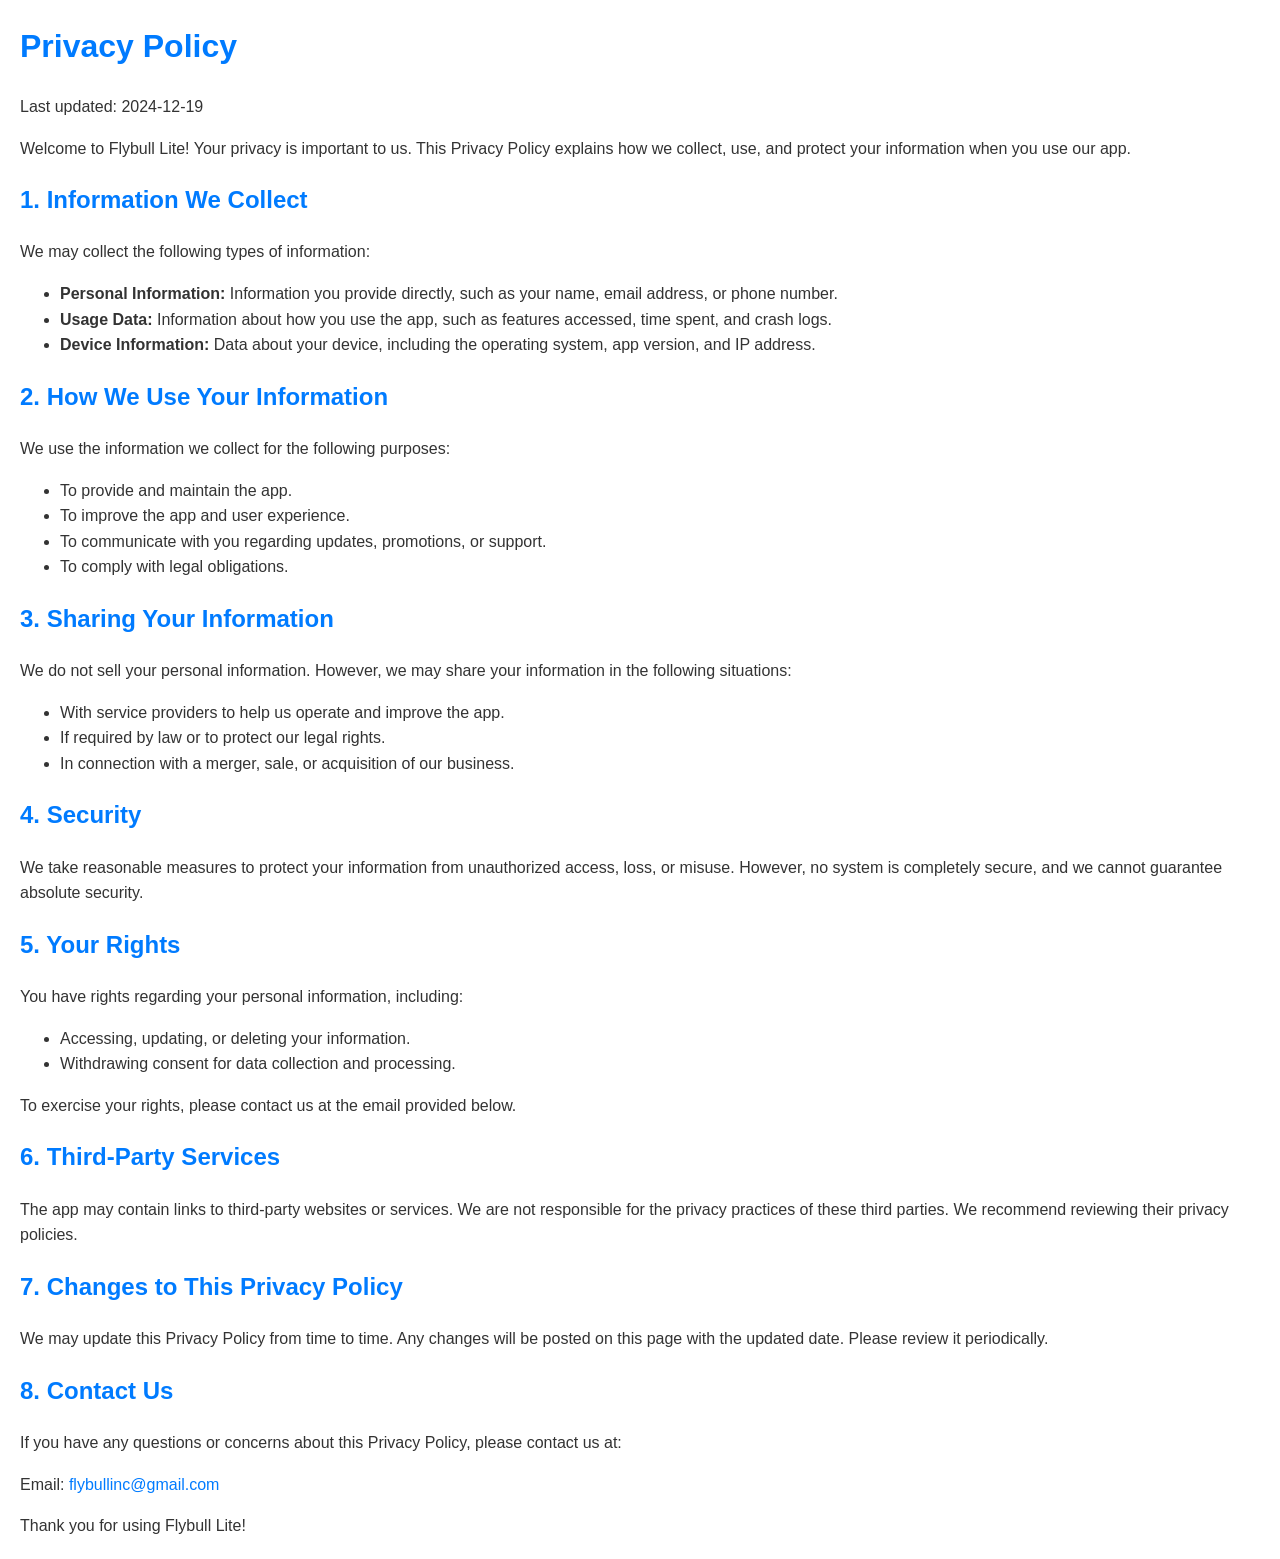
<file: assets/files/privacy/index.html>
<!DOCTYPE html>
<html lang="en">
<head>
    <meta charset="UTF-8">
    <meta name="viewport" content="width=device-width, initial-scale=1.0">
    <title>Privacy Policy - Flybull Lite</title>
    <style>
        body {
            font-family: Arial, sans-serif;
            line-height: 1.6;
            margin: 20px;
            padding: 0;
            color: #333;
        }
        h1, h2 {
            color: #007BFF;
        }
        a {
            color: #007BFF;
            text-decoration: none;
        }
        a:hover {
            text-decoration: underline;
        }
    </style>
</head>
<body>
    <h1>Privacy Policy</h1>
    <p>Last updated: 2024-12-19</p>

    <p>Welcome to Flybull Lite! Your privacy is important to us. This Privacy Policy explains how we collect, use, and protect your information when you use our app.</p>

    <h2>1. Information We Collect</h2>
    <p>We may collect the following types of information:</p>
    <ul>
        <li><strong>Personal Information:</strong> Information you provide directly, such as your name, email address, or phone number.</li>
        <li><strong>Usage Data:</strong> Information about how you use the app, such as features accessed, time spent, and crash logs.</li>
        <li><strong>Device Information:</strong> Data about your device, including the operating system, app version, and IP address.</li>
    </ul>

    <h2>2. How We Use Your Information</h2>
    <p>We use the information we collect for the following purposes:</p>
    <ul>
        <li>To provide and maintain the app.</li>
        <li>To improve the app and user experience.</li>
        <li>To communicate with you regarding updates, promotions, or support.</li>
        <li>To comply with legal obligations.</li>
    </ul>

    <h2>3. Sharing Your Information</h2>
    <p>We do not sell your personal information. However, we may share your information in the following situations:</p>
    <ul>
        <li>With service providers to help us operate and improve the app.</li>
        <li>If required by law or to protect our legal rights.</li>
        <li>In connection with a merger, sale, or acquisition of our business.</li>
    </ul>

    <h2>4. Security</h2>
    <p>We take reasonable measures to protect your information from unauthorized access, loss, or misuse. However, no system is completely secure, and we cannot guarantee absolute security.</p>

    <h2>5. Your Rights</h2>
    <p>You have rights regarding your personal information, including:</p>
    <ul>
        <li>Accessing, updating, or deleting your information.</li>
        <li>Withdrawing consent for data collection and processing.</li>
    </ul>
    <p>To exercise your rights, please contact us at the email provided below.</p>

    <h2>6. Third-Party Services</h2>
    <p>The app may contain links to third-party websites or services. We are not responsible for the privacy practices of these third parties. We recommend reviewing their privacy policies.</p>

    <h2>7. Changes to This Privacy Policy</h2>
    <p>We may update this Privacy Policy from time to time. Any changes will be posted on this page with the updated date. Please review it periodically.</p>

    <h2>8. Contact Us</h2>
    <p>If you have any questions or concerns about this Privacy Policy, please contact us at:</p>
    <p>Email: <a href="mailto:flybullinc@gmail.com">flybullinc@gmail.com</a></p>

    <p>Thank you for using Flybull Lite!</p>
</body>
</html>
</file>
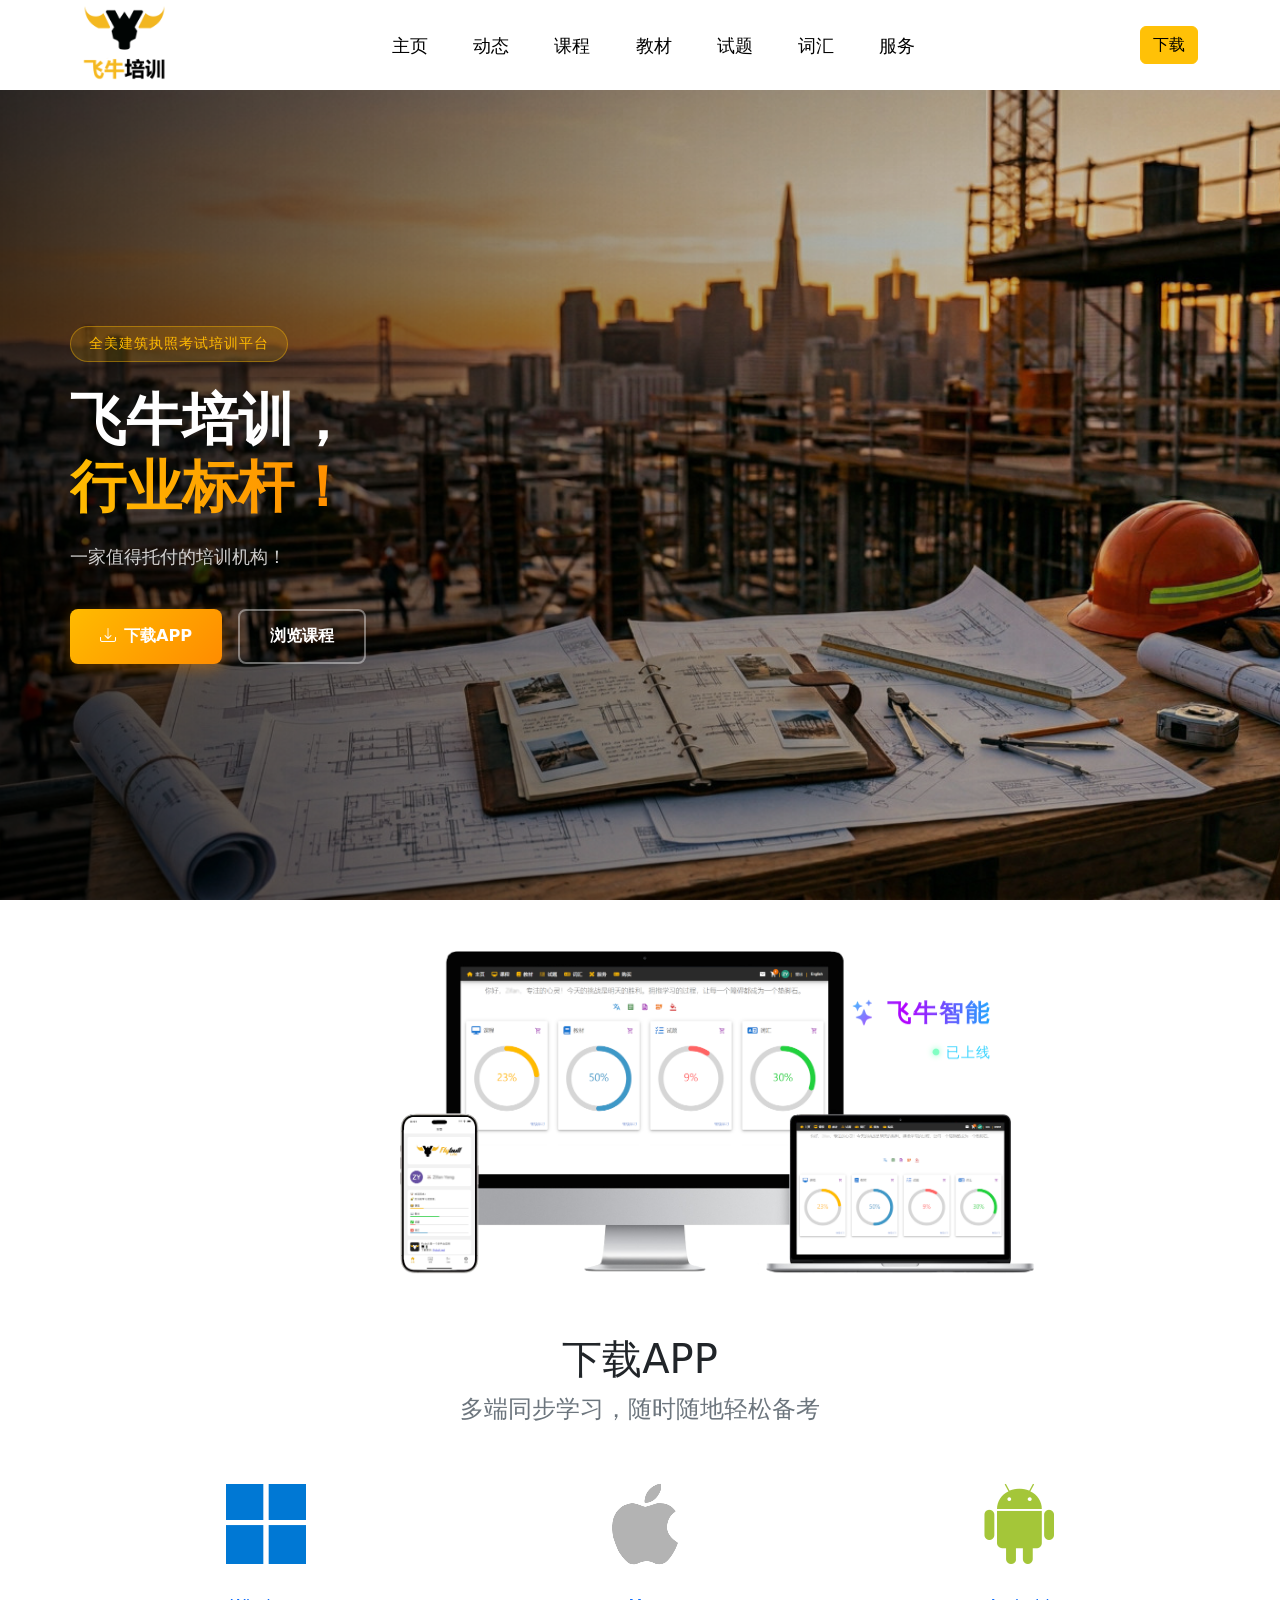
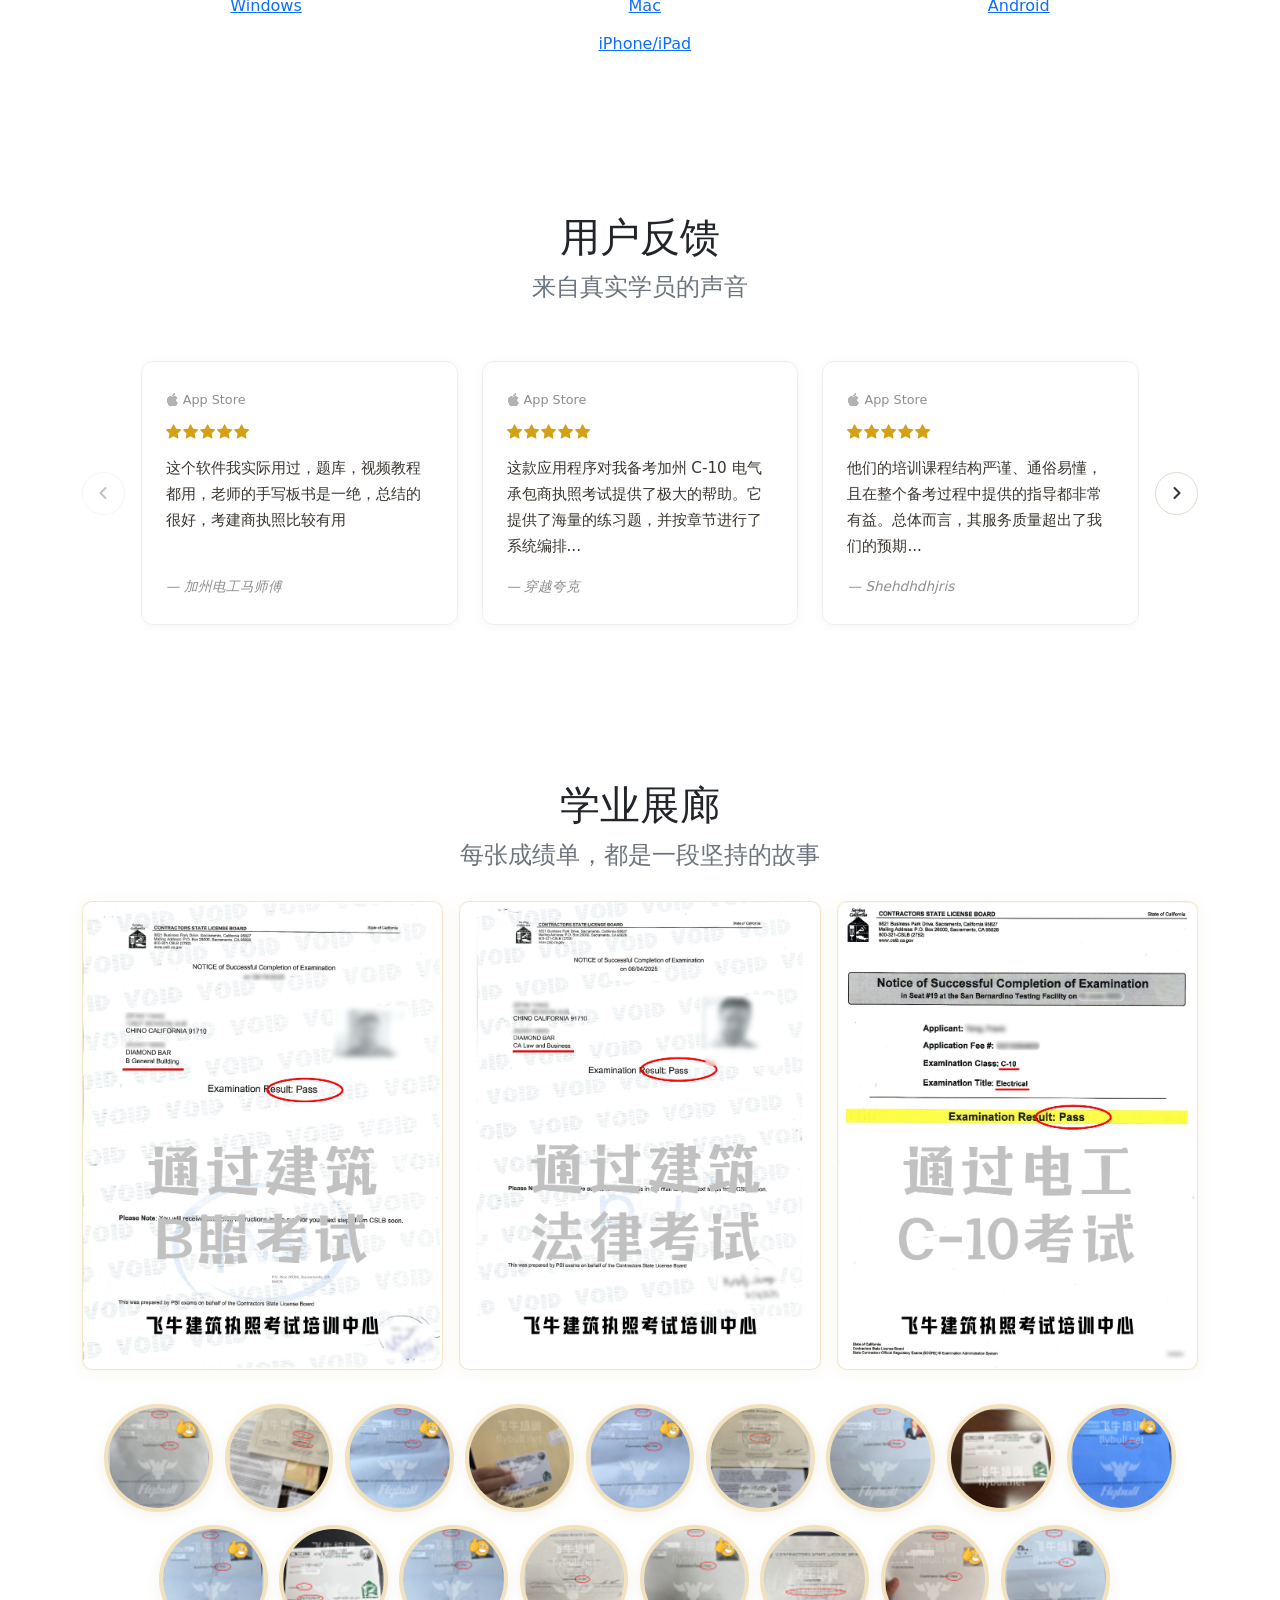
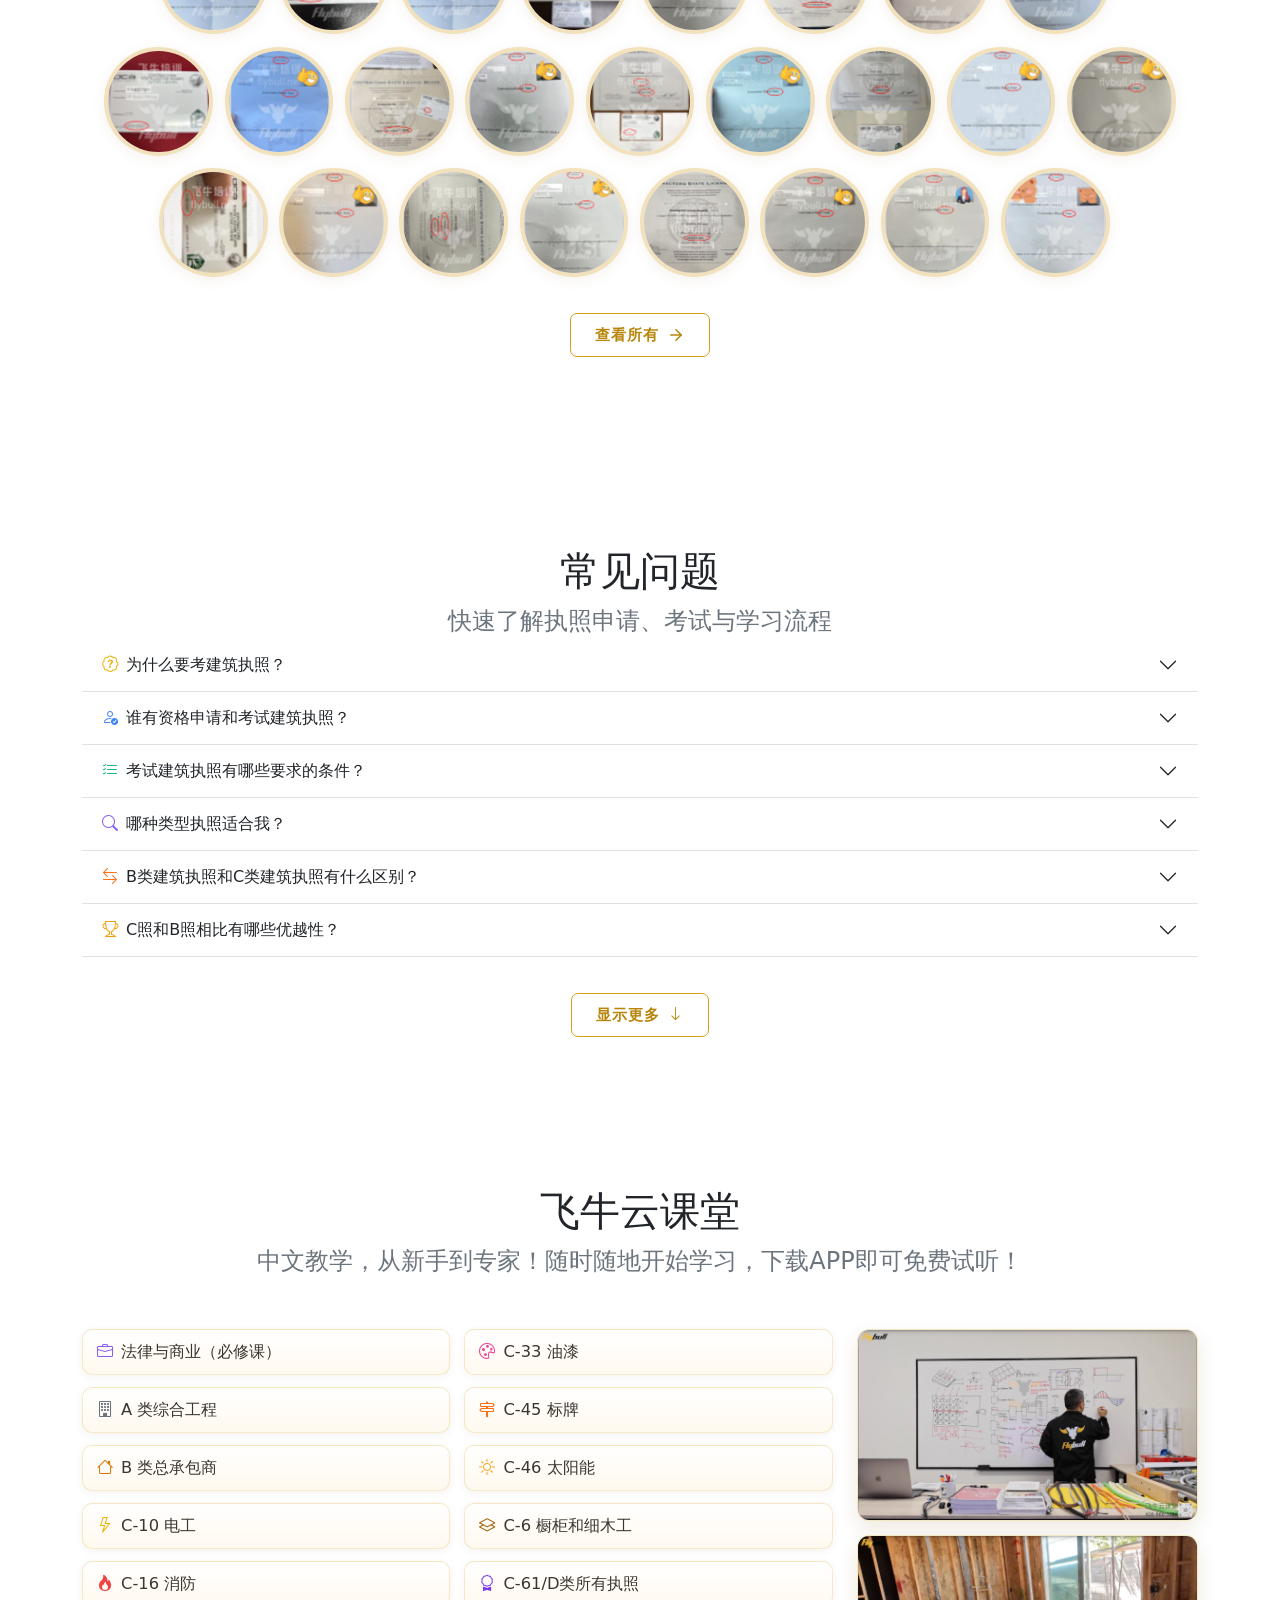
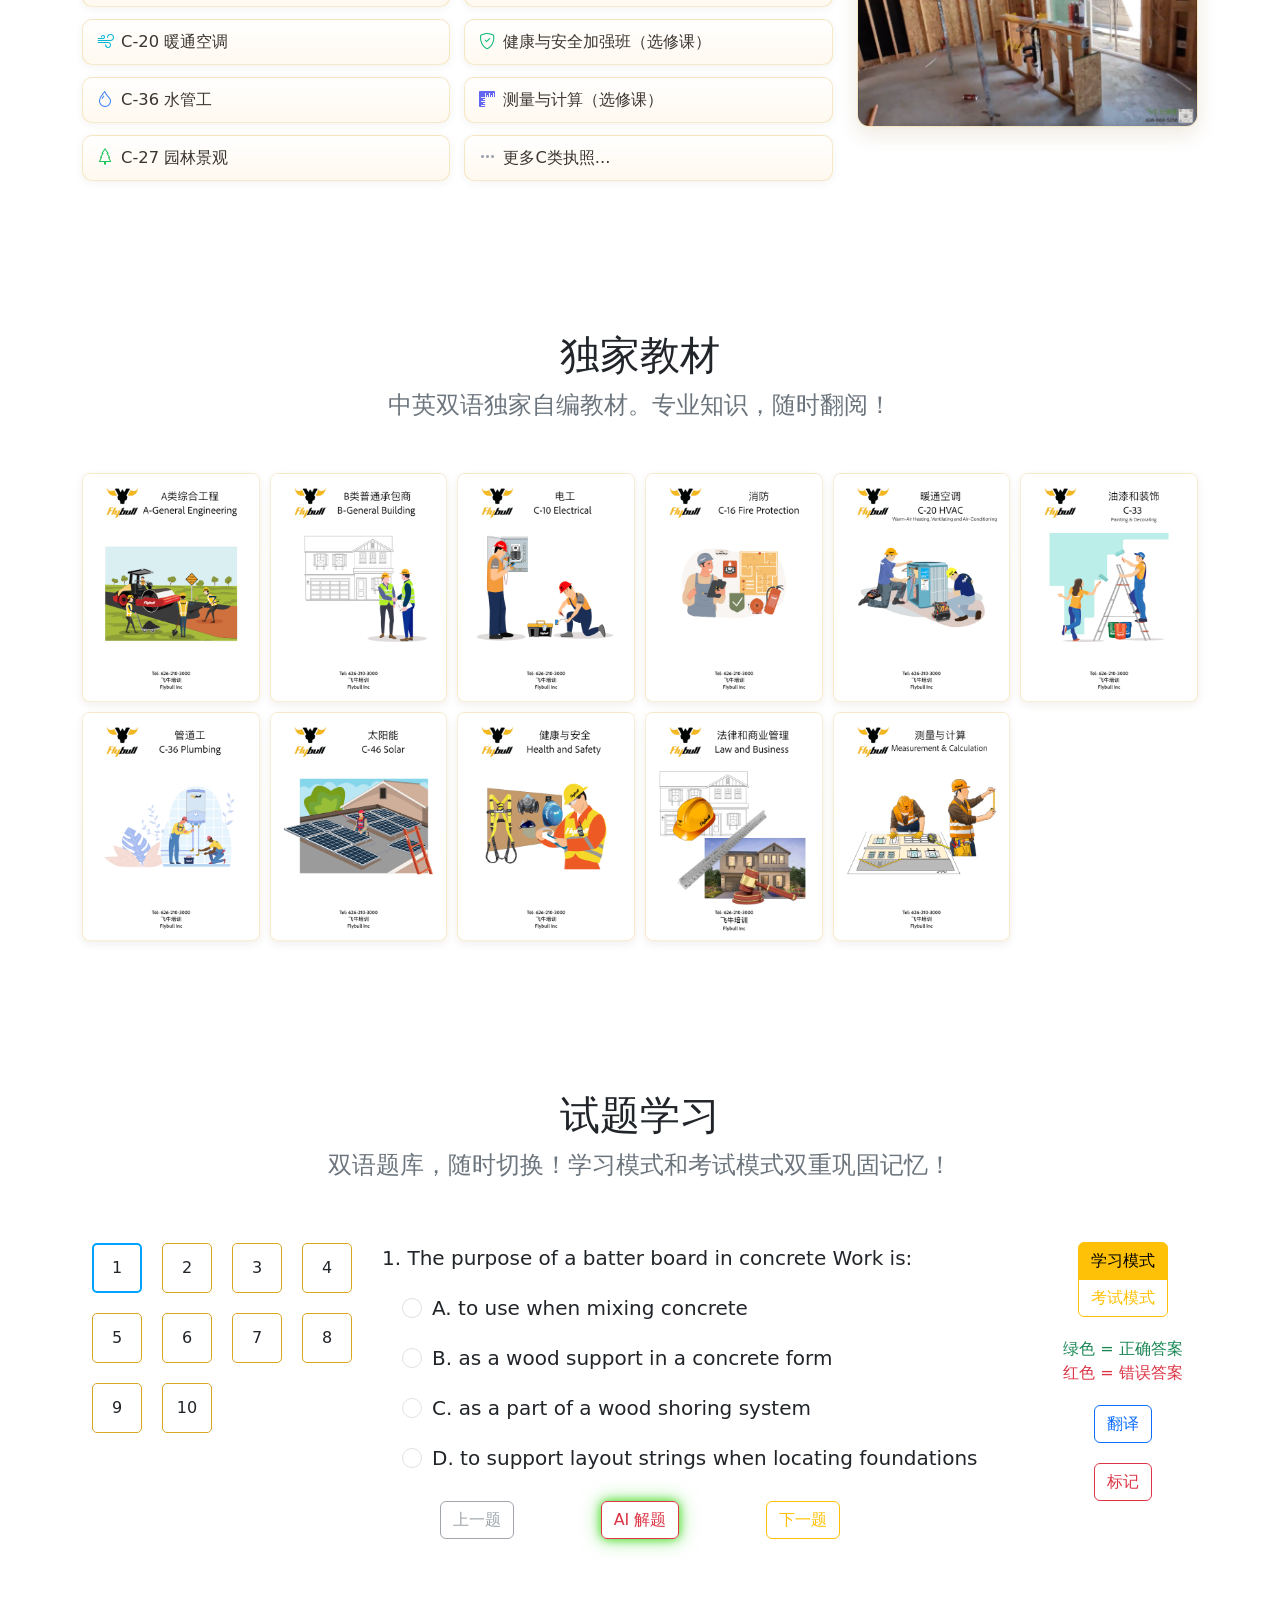
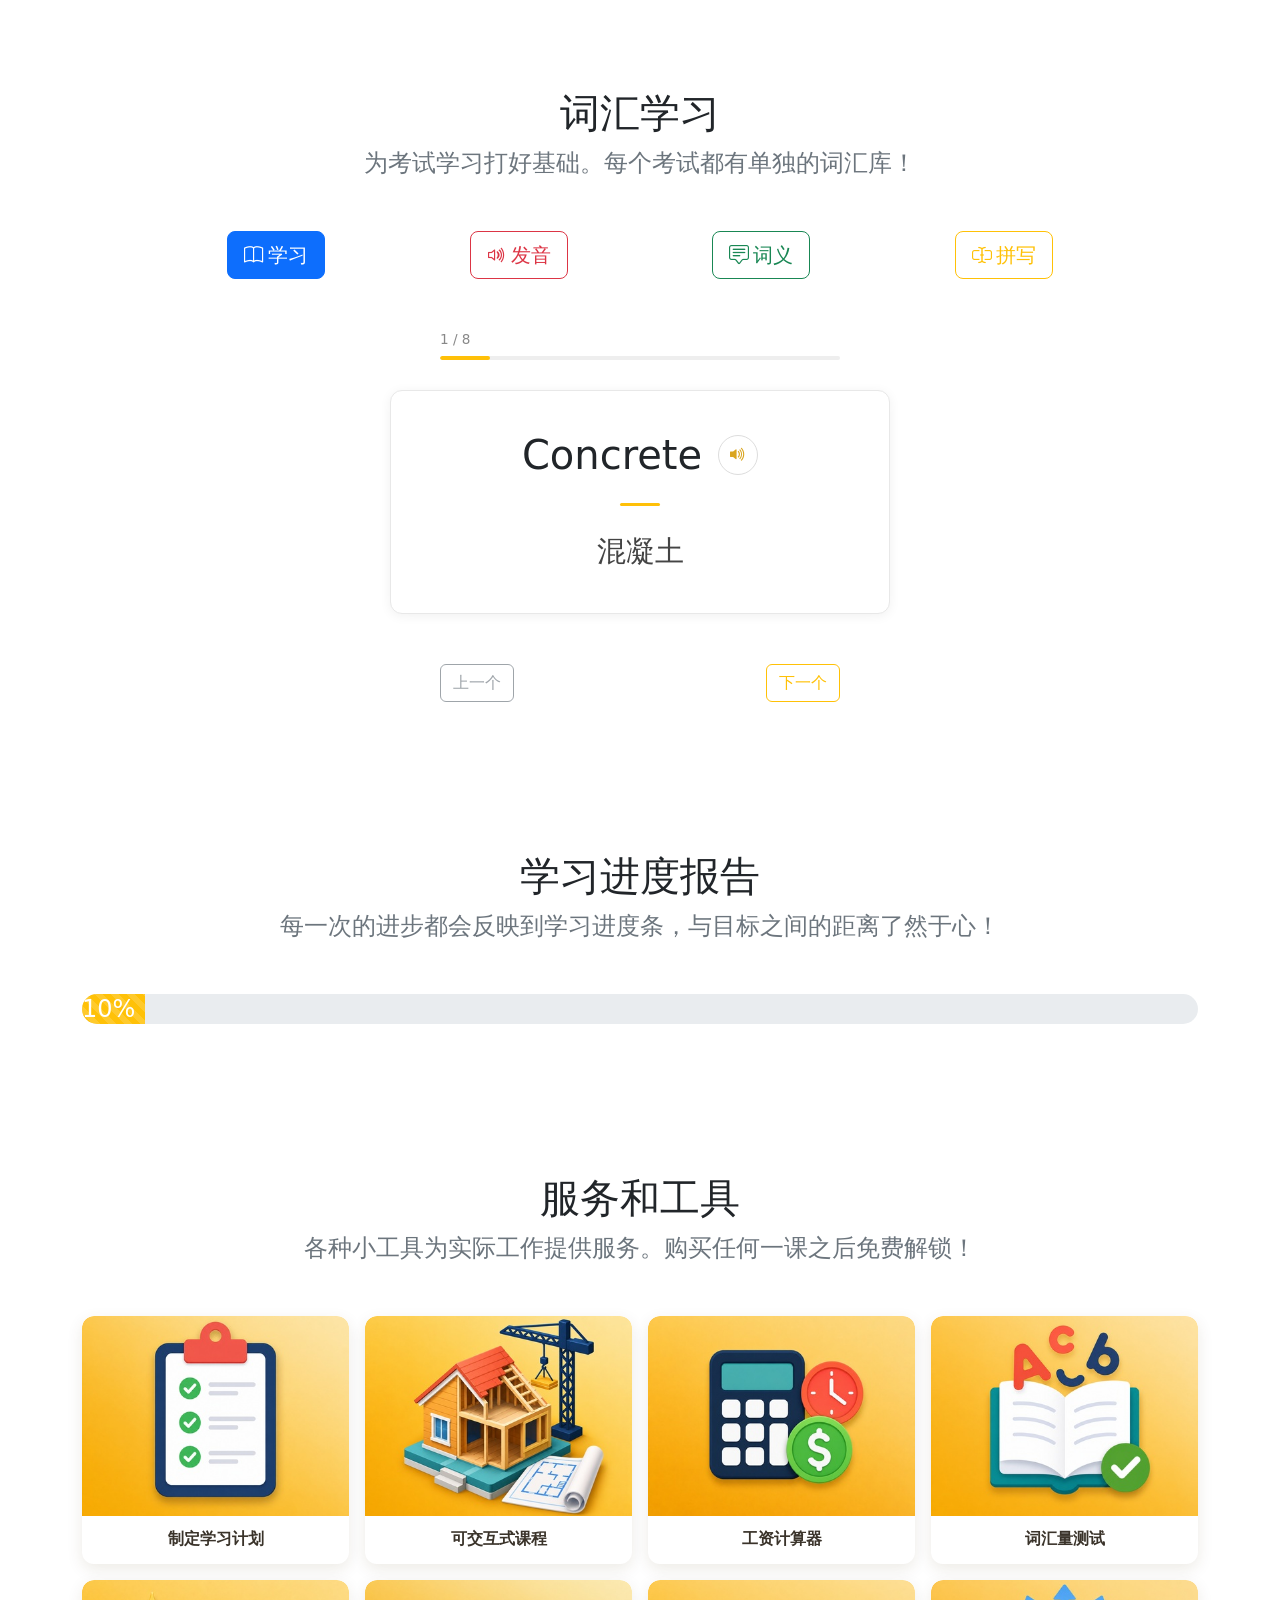
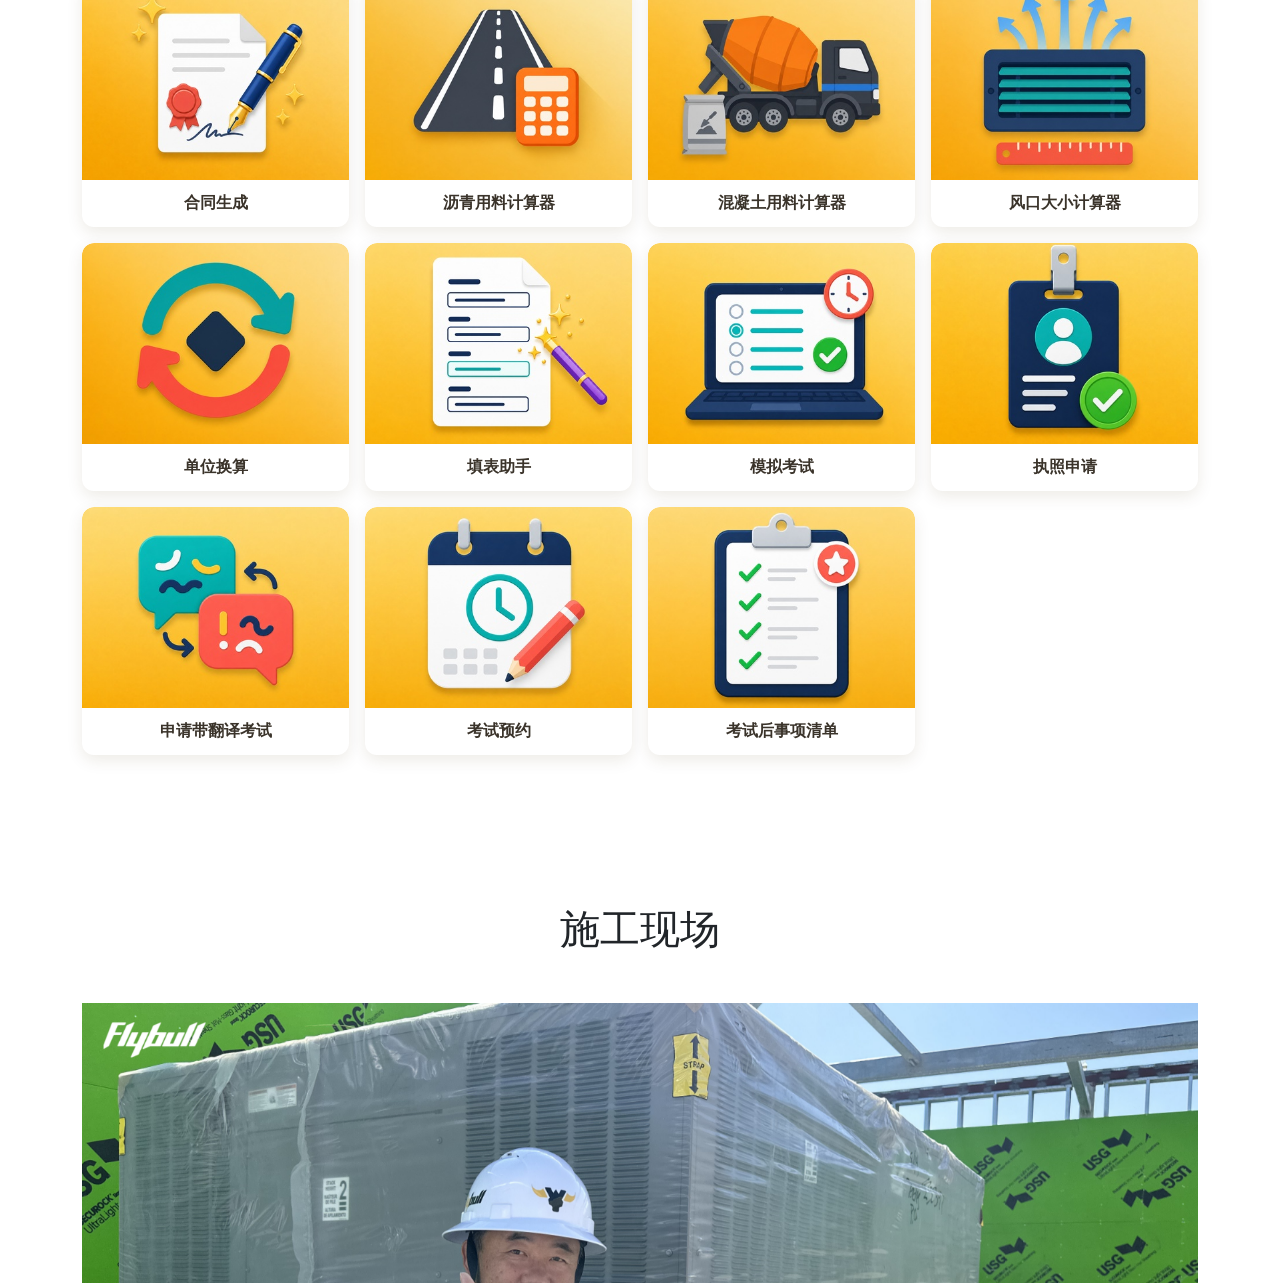
<file: news.html>
<!DOCTYPE html>
<html lang="zh">

<head>
  <meta charset="utf-8" />
  <title>动态-FLYBULL飞牛培训</title>
  <meta
    name="description"
    content="飞牛培训动态资讯，了解最新课程更新、行业新闻和学员成功故事，助力您的职业发展。"
  />
  <meta
    name="keywords"
    content="加州, CSLB, 承包商, 建筑, 电工，空调， 执照, 考试, 培训, 学校, 在线, 学习, 网课, C-10, C-20, C-36, C10, C20, C36, 加州承包商, 建筑执照, 电工执照, 空调执照, 执照考试, 建筑执照考试, CSLB考试, CSLB建筑考试, 建筑执照培训, 执照考试在线学习, 建筑执照在线学习, 建筑执照考试在线学习, 承包商在线学习, 执照学习, 执照考试在线学校, 承包商在线学校, 执照学校, 执照培训, 执照培训学校, CSLB考试培训, 承包商培训, 执照考试培训, CSLB备考, 加州承包商执照, CSLB考试准备, 加州承包商执照培训, 加州执照在线学习, CSLB在线学习, 承包商执照考试, 承包商执照备考, 加州执照备考平台, 加州执照考试技巧, 加州承包商备考, 职业考试准备, 在线执照考试准备, 加州承包商考试, 职业成功"
  />
  <meta name="viewport" content="width=device-width, initial-scale=1" />
  <link rel="icon" href="/assets/favicon.ico" type="image/x-icon" sizes="64x64">
  <link rel="icon" href="/assets/favicon32.ico" type="image/x-icon" sizes="32x32">
  <link rel="icon" href="/assets/favicon16.ico" type="image/x-icon" sizes="16x16">
  <link rel="manifest" href="/site.webmanifest">
  <link href="https://cdn.jsdelivr.net/npm/bootstrap@5.3.0-alpha1/dist/css/bootstrap.min.css" rel="stylesheet"
    integrity="sha384-GLhlTQ8iRABdZLl6O3oVMWSktQOp6b7In1Zl3/Jr59b6EGGoI1aFkw7cmDA6j6gD" crossorigin="anonymous" />
  <link rel="stylesheet" href="https://cdn.jsdelivr.net/npm/bootstrap-icons@1.10.5/font/bootstrap-icons.css" />
  <link rel="stylesheet" href="./styles/main.css" />
  <link rel="stylesheet" href="./styles/responsive.css" />
</head>

<body>
  <header>
    <div id="header-container" class="container">
      <img draggable="false" id="logo-img" src="./assets/logo_cn.png" alt="logo" />
      <nav>
        <button type="button" class="nav-btn" onclick="location.href='./index.html'">
          主页
        </button>
        <button type="button" class="nav-btn" onclick="location.href='./news.html'">
          动态
        </button>
        <button type="button" class="nav-btn" onclick="location.href='./index.html#course-anchor'">
          课程
        </button>
        <button type="button" class="nav-btn" onclick="location.href='./index.html#book-anchor'">
          教材
        </button>
        <button type="button" class="nav-btn" onclick="location.href='./index.html#exam-anchor'">
          试题
        </button>
        <button type="button" class="nav-btn" onclick="location.href='./index.html#vocabulary-anchor'">
          词汇
        </button>
        <button type="button" class="nav-btn" onclick="location.href='./index.html#service-anchor'">
          服务
        </button>
      </nav>
      <div id="header-right-container">
        <div id="mobile-header-text">飞牛建筑执照考试培训中心</div>
        <button type="button" class="btn btn-warning" onclick="location.href='./index.html#downloads-section'">
          下载
        </button>
      </div>
    </div>
  </header>

  <section id="news-banner">
    <div class="container news-banner-inner">
      <p class="news-banner-kicker">FLYBULL NEWS</p>
      <h1 class="news-banner-title">动态资讯</h1>
      <p class="news-banner-subtitle">课程更新、考试信息与平台公告</p>
    </div>
  </section>

  <section id="news-view" class="container">
    <div class="news-view-shell">
      <nav aria-label="breadcrumb" id="news-breadcrumb">
        <ol class="breadcrumb news-breadcrumb-list">
          <li class="breadcrumb-item"><a href="./index.html">主页</a></li>
          <li class="breadcrumb-item"><a href="./news.html">动态</a></li>
          <li class="breadcrumb-item active" id="breadcrumb-title" style="display:none;"></li>
        </ol>
      </nav>

      <!-- Article view -->
      <div id="news-article-view" style="display:none;">
        <h3 class="news-article-title" id="news-article-title"></h3>
        <p class="news-article-date" id="news-article-date"></p>
        <div class="news-content news-article-content" id="news-article-content"></div>
      </div>

      <!-- List view -->
      <div id="news-list-view">
        <div id="news" class="news-index margin-row"></div>
        <nav id="news-pager" class="news-pager margin-block" aria-label="分页" style="display:none;"></nav>
      </div>
    </div>
  </section>

  <footer class="margin-section">
    <div id="footer-content" class="container">
      <section id="contact-us" class="text-center">
        <div class="h5 footer-title">联系我们</div>
        <div>
          <img draggable="false" class="footer-qrcode" id="footer-qrcode-wechat" src="./assets/wechat.jpg"
            alt="微信ID: flybull3000" width="180px" />
        </div>
        <div>
          <img draggable="false" class="footer-qrcode" id="footer-qrcode-line" src="./assets/line.jpg"
            alt="Line ID: flybull3000" width="180px" style="display: none" />
        </div>
        <div id="phone-email-container">
          <div id="footer-email"></div>
          <div id="footer-phone" style="font-size: 1.2em"></div>
          <div>微信ID: Flybull3000</div>
        </div>
        <div class="btn-group" role="group">
          <input type="radio" class="btn-check" name="qrcode" id="wechat-radio" autocomplete="off" checked />
          <label class="btn btn-outline-success" for="wechat-radio">微信</label>
          <input type="radio" class="btn-check" name="qrcode" id="line-radio" autocomplete="off" />
          <label class="btn btn-outline-success" for="line-radio">Line</label>
          <input type="radio" class="btn-check" name="qrcode" id="other-radio" autocomplete="off" />
          <label class="btn btn-outline-success" for="other-radio">其他</label>
        </div>
      </section>
      <section class="text-center">
        <div class="h5 footer-title">地址</div>
        <div class="google-map">
          <iframe
            src="https://www.google.com/maps/embed?pb=!1m14!1m8!1m3!1d413.4520877154566!2d-117.67978597116394!3d34.002377798478975!3m2!1i1024!2i768!4f13.1!3m3!1m2!1s0x80c333ac9185971d%3A0x4a86f00f31af5f76!2zRmx5YnVsbOmjnueJm-W7uuetkeaJp-eFp-iAg-ivleWfueiureS4reW_gw!5e0!3m2!1sen!2sus!4v1756054442600!5m2!1sen!2sus"
            style="border: 0" allowfullscreen="" loading="lazy" referrerpolicy="no-referrer-when-downgrade"></iframe>
        </div>
      </section>
      <section id="social-media" class="text-center">
        <div class="h5 footer-title">关注我们</div>
        <div class="social-media-images">
          <a href="https://www.xiaohongshu.com/user/profile/657604c10000000020035efa" target="_blank" rel="noopener noreferrer">
            <img draggable="false" alt="Rednote" src="./assets/rednote.webp" />
          </a>
          <a href="https://www.tiktok.com/@flybull6262103000" target="_blank" rel="noopener noreferrer">
            <img draggable="false" alt="TikTok" src="./assets/tiktok.webp" />
          </a>
          <a href="https://www.youtube.com/@%E9%A3%9E%E7%89%9B%E5%9F%B9%E8%AE%AD" target="_blank" rel="noopener noreferrer">
            <img draggable="false" alt="YouTube" src="./assets/youtube.webp" />
          </a>
          <a href="https://www.kuaishou.com/search/%E9%A3%9E%E7%89%9B%E5%9F%B9%E8%AE%AD?source=NewReco" target="_blank" rel="noopener noreferrer">
            <img draggable="false" alt="Kuaishou" src="./assets/kuaishou.webp" />
          </a>
        </div>
      </section>
    </div>
    <div class="copyright">
      <p id="copyright-p">
        &copy; <span><span id="copyright-year">2026</span> Flybull · Frank Yang Construction Co. All rights reserved.</span>
      </p>
    </div>
  </footer>

  <script src="./scripts/footer.js"></script>
  <script src="https://cdn.jsdelivr.net/npm/bootstrap@5.3.0-alpha3/dist/js/bootstrap.bundle.min.js"
    integrity="sha384-ENjdO4Dr2bkBIFxQpeoTz1HIcje39Wm4jDKdf19U8gI4ddQ3GYNS7NTKfAdVQSZe"
    crossorigin="anonymous"></script>
  <script>
window.onload = function () {
  setupFooterContacts();
};

(function () {
  var rowPerPage = 15;
  var currentPage = 1;
  var newsList = null;

  var articleView = document.getElementById("news-article-view");
  var listView = document.getElementById("news-list-view");
  var breadcrumbTitle = document.getElementById("breadcrumb-title");
  var articleTitle = document.getElementById("news-article-title");
  var articleDate = document.getElementById("news-article-date");
  var articleContent = document.getElementById("news-article-content");
  var newsDiv = document.getElementById("news");
  var pager = document.getElementById("news-pager");

  var urlParams = new URLSearchParams(window.location.search);

  if (urlParams.has("id")) {
    showArticle(urlParams.get("id"));
  } else {
    if (urlParams.has("page")) {
      currentPage = parseInt(urlParams.get("page"), 10) || 1;
    }
    showList();
  }

  window.addEventListener("popstate", function () {
    var params = new URLSearchParams(window.location.search);
    if (params.has("id")) {
      showArticle(params.get("id"));
    } else {
      currentPage = params.has("page") ? parseInt(params.get("page"), 10) || 1 : 1;
      if (!newsList) {
        showList();
      } else {
        renderList();
      }
    }
  });

  async function showArticle(id) {
    articleView.style.display = "";
    listView.style.display = "none";
    breadcrumbTitle.style.display = "";

    articleTitle.textContent = "Loading...";
    articleDate.textContent = "";
    articleContent.textContent = "";

    try {
      var news;
      var cached = localStorage.getItem("news-" + id);
      if (cached) {
        news = JSON.parse(cached);
      } else {
        var response = await fetch("https://site.flybull.net/news?id=" + id);
        news = await response.json();
        localStorage.setItem("news-" + id, JSON.stringify(news));
      }

      document.title = news.title;
      breadcrumbTitle.textContent = news.title;
      articleTitle.textContent = news.title;
      articleDate.textContent = news.date;
      articleContent.innerHTML = news.content;
    } catch (e) {
      articleTitle.textContent = "加载失败";
    }
  }

  async function showList() {
    articleView.style.display = "none";
    listView.style.display = "";

    try {
      var response = await fetch("https://site.flybull.net/news");
      newsList = await response.json();
      renderList();
    } catch (e) {
      window.location.replace("/index.html");
    }
  }

  function renderList() {
    newsDiv.replaceChildren();

    var numOfPages = Math.ceil(newsList.length / rowPerPage);
    var startNum = (currentPage - 1) * rowPerPage;
    var endNum = Math.min(startNum + rowPerPage, newsList.length);
    var currentList = newsList.slice(startNum, endNum);

    currentList.forEach(function (n) {
      var a = document.createElement("a");
      a.className = "news-row";
      a.href = "./news.html?id=" + n.id;

      var title = document.createElement("span");
      title.className = "news-row-title";
      title.textContent = n.title;

      var date = document.createElement("span");
      date.className = "news-row-date";
      date.textContent = n.date;

      a.appendChild(title);
      a.appendChild(date);
      newsDiv.appendChild(a);
    });

    // Pager
    pager.replaceChildren();
    if (numOfPages > 1) {
      pager.style.display = "";

      var prevBtn = document.createElement("button");
      prevBtn.type = "button";
      prevBtn.className = "news-page-btn";
      prevBtn.disabled = currentPage === 1;
      prevBtn.textContent = "\u00AB";
      prevBtn.addEventListener("click", function () {
        gotoPage(currentPage - 1);
      });
      pager.appendChild(prevBtn);

      for (var n = 1; n <= numOfPages; n++) {
        (function (pageNum) {
          var btn = document.createElement("button");
          btn.type = "button";
          btn.className =
            "news-page-btn" +
            (currentPage === pageNum ? " news-page-btn-active" : "");
          btn.textContent = pageNum;
          btn.addEventListener("click", function () {
            gotoPage(pageNum);
          });
          pager.appendChild(btn);
        })(n);
      }

      var nextBtn = document.createElement("button");
      nextBtn.type = "button";
      nextBtn.className = "news-page-btn";
      nextBtn.disabled = currentPage === numOfPages;
      nextBtn.textContent = "\u00BB";
      nextBtn.addEventListener("click", function () {
        gotoPage(currentPage + 1);
      });
      pager.appendChild(nextBtn);
    } else {
      pager.style.display = "none";
    }
  }

  function gotoPage(n) {
    var params = new URLSearchParams(window.location.search);
    params.set("page", n);
    var newUrl = window.location.pathname + "?" + params.toString();
    window.history.pushState({}, "", newUrl);
    currentPage = n;
    renderList();
  }
})();
  </script>
</body>

</html>
</file>
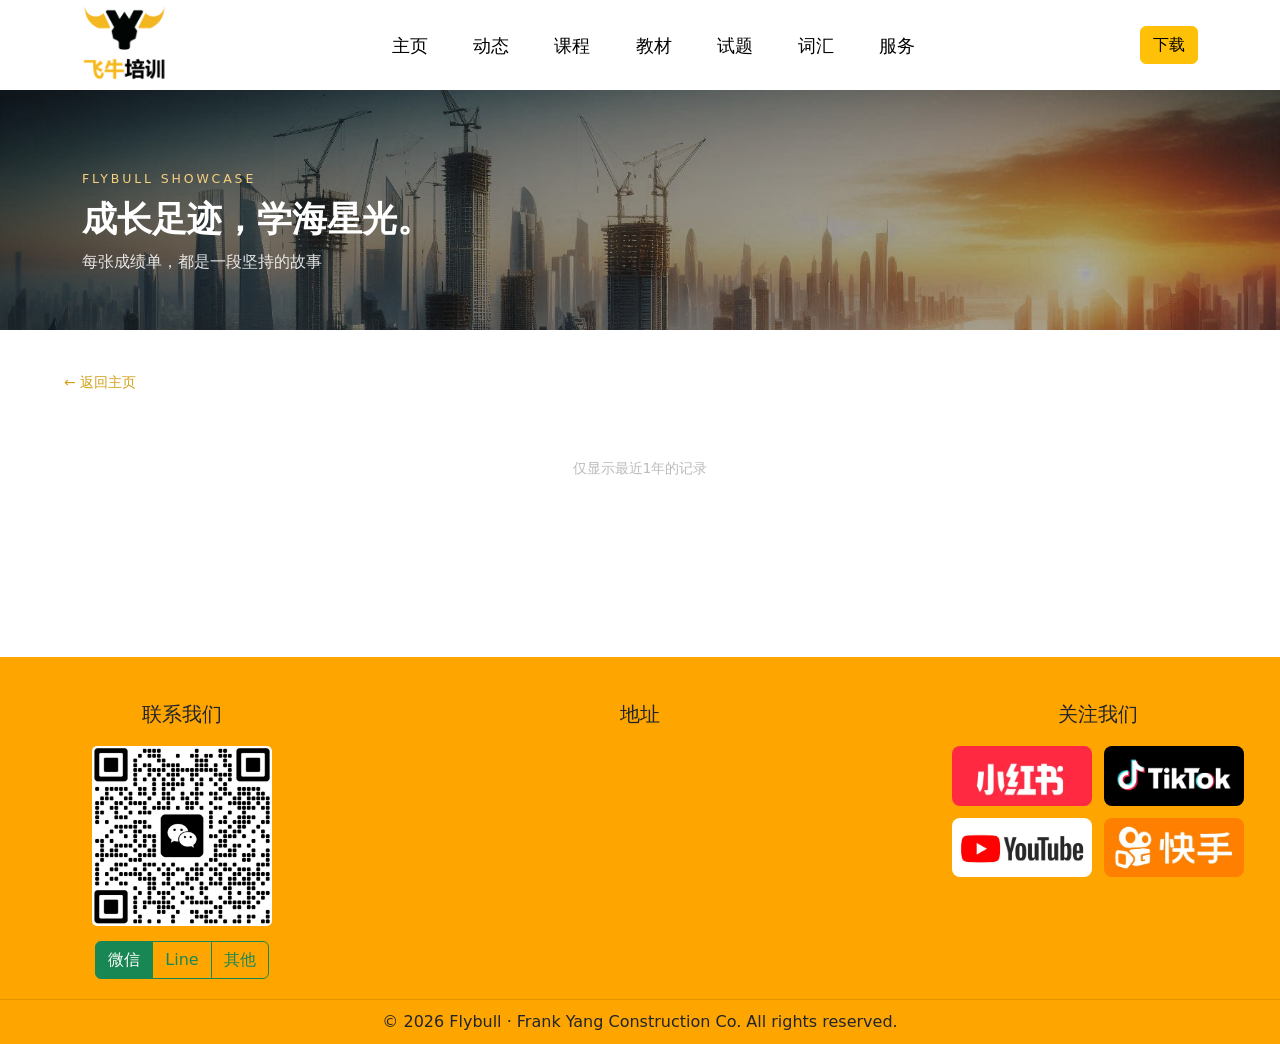
<file: showcase.html>
<!DOCTYPE html>
<html lang="zh">

<head>
  <meta charset="utf-8" />
  <title>学业展廊-FLYBULL飞牛培训</title>
  <meta
    name="description"
    content="飞牛培训成果案例展示。浏览我们学员的成功故事和项目展示，见证他们通过Flybull飞牛培训平台实现职业梦想的精彩旅程。"
  />
  <meta
    name="keywords"
    content="加州, CSLB, 承包商, 建筑, 电工，空调， 执照, 考试, 培训, 学校, 在线, 学习, 网课, C-10, C-20, C-36, C10, C20, C36, 加州承包商, 建筑执照, 电工执照, 空调执照, 执照考试, 建筑执照考试, CSLB考试, CSLB建筑考试, 建筑执照培训, 执照考试在线学习, 建筑执照在线学习, 建筑执照考试在线学习, 承包商在线学习, 执照学习, 执照考试在线学校, 承包商在线学校, 执照学校, 执照培训, 执照培训学校, CSLB考试培训, 承包商培训, 执照考试培训, CSLB备考, 加州承包商执照, CSLB考试准备, 加州承包商执照培训, 加州执照在线学习, CSLB在线学习, 承包商执照考试, 承包商执照备考, 加州执照备考平台, 加州执照考试技巧, 加州承包商备考, 职业考试准备, 在线执照考试准备, 加州承包商考试, 职业成功"
  />
  <meta name="viewport" content="width=device-width, initial-scale=1" />
  <link rel="icon" href="/assets/favicon.ico" type="image/x-icon" sizes="64x64">
  <link rel="icon" href="/assets/favicon32.ico" type="image/x-icon" sizes="32x32">
  <link rel="icon" href="/assets/favicon16.ico" type="image/x-icon" sizes="16x16">
  <link rel="manifest" href="/site.webmanifest">
  <link href="https://cdn.jsdelivr.net/npm/bootstrap@5.3.0-alpha1/dist/css/bootstrap.min.css" rel="stylesheet"
    xintegrity="sha384-GLhlTQ8iRABdZLl6O3oVMWSktQOp6b7In1Zl3/Jr59b6EGGoI1aFkw7cmDA6j6gD" crossorigin="anonymous" />
  <link rel="stylesheet" href="https://cdn.jsdelivr.net/npm/bootstrap-icons@1.10.5/font/bootstrap-icons.css" />
  <link rel="stylesheet" href="./styles/main.css" />
  <link rel="stylesheet" href="./styles/responsive.css" />

  <!-- Styles for the Image Gallery -->
  <style>
    /* --- Showcase Back Link --- */
    .showcase-back {
      display: inline-flex;
      align-items: center;
      gap: 6px;
      margin-top: 18px;
      color: rgb(212, 160, 23);
      text-decoration: none;
      font-size: 0.88rem;
      transition: color 0.2s;
    }

    .showcase-back:hover {
      color: #b8860b;
    }

    /* --- Masonry Gallery --- */
    #gallery-container {
      display: flex;
      gap: 18px;
      padding: 0 24px;
      max-width: 1200px;
      margin: 36px auto 0;
      align-items: flex-start;
    }

    .gallery-column {
      display: flex;
      flex-direction: column;
      gap: 18px;
      flex: 1;
    }

    .gallery-item {
      border-radius: 12px;
      overflow: hidden;
      background: #fff;
      box-shadow: 0 2px 12px rgba(100, 70, 0, 0.07);
      transition: transform 0.35s cubic-bezier(0.22, 1, 0.36, 1),
                  box-shadow 0.35s ease;
    }

    .gallery-item:hover {
      transform: translateY(-4px);
      box-shadow: 0 10px 28px rgba(100, 70, 0, 0.13);
    }

    .gallery-item img {
      width: 100%;
      height: auto;
      display: block;
    }

    .gallery-title {
      padding: 14px 16px;
      font-size: 0.88rem;
      color: #555;
      background: #fff;
      white-space: pre-wrap;
      word-wrap: break-word;
      border-top: 1px solid rgba(212, 160, 23, 0.1);
    }

    #loader {
      text-align: center;
      padding: 28px 0;
      color: #bbb;
      font-size: 0.88rem;
      width: 100%;
      max-width: 1200px;
      margin: 0 auto;
    }

    @media (max-width: 768px) {
      #gallery-container {
        gap: 14px;
        padding: 0 16px;
      }

      .gallery-column {
        gap: 14px;
      }
    }

    @media (max-width: 480px) {
      #gallery-container {
        flex-direction: column;
        padding: 0 16px;
      }
    }
  </style>
</head>

<body>
  <header>
    <div id="header-container" class="container">
      <img draggable="false" id="logo-img" src="./assets/logo_cn.png" alt="logo" />
      <nav>
        <button type="button" class="nav-btn" onclick="location.href='./index.html'">
          主页
        </button>
        <button type="button" class="nav-btn" onclick="location.href='./news.html'">
          动态
        </button>
        <button type="button" class="nav-btn" onclick="location.href='./index.html#course-anchor'">
          课程
        </button>
        <button type="button" class="nav-btn" onclick="location.href='./index.html#book-anchor'">
          教材
        </button>
        <button type="button" class="nav-btn" onclick="location.href='./index.html#exam-anchor'">
          试题
        </button>
        <button type="button" class="nav-btn" onclick="location.href='./index.html#vocabulary-anchor'">
          词汇
        </button>
        <button type="button" class="nav-btn" onclick="location.href='./index.html#service-anchor'">
          服务
        </button>
      </nav>
      <div id="header-right-container">
        <div id="mobile-header-text">飞牛建筑执照考试培训中心</div>
        <button type="button" class="btn btn-warning" onclick="location.href='./index.html#downloads-section'">
          下载
        </button>
      </div>
    </div>
  </header>

  <section id="news-banner">
    <div class="container news-banner-inner">
      <p class="news-banner-kicker">FLYBULL SHOWCASE</p>
      <h1 class="news-banner-title">成长足迹，学海星光。</h1>
      <p class="news-banner-subtitle">每张成绩单，都是一段坚持的故事</p>
    </div>
  </section>

  <div style="max-width: 1200px; margin: 24px auto 0; padding: 0 24px;">
    <a href="./index.html" class="showcase-back">&larr; 返回主页</a>
  </div>

  <!-- Container for the dynamic image gallery -->
  <div id="gallery-container"></div>
  
  <!-- Loading indicator -->
  <div id="loader">正在加载...</div>

  <footer class="margin-section">
    <div id="footer-content" class="container">
      <section id="contact-us" class="text-center">
        <div class="h5 footer-title">联系我们</div>
        <div>
          <img draggable="false" class="footer-qrcode" id="footer-qrcode-wechat" src="./assets/wechat.jpg"
            alt="微信ID: flybull3000" width="180px" />
        </div>
        <div>
          <img draggable="false" class="footer-qrcode" id="footer-qrcode-line" src="./assets/line.jpg"
            alt="Line ID: flybull3000" width="180px" style="display: none" />
        </div>
        <div id="phone-email-container">
          <div id="footer-email"></div>
          <div id="footer-phone" style="font-size: 1.2em"></div>
          <div>微信ID: Flybull3000</div>
        </div>
        <div class="btn-group" role="group">
          <input type="radio" class="btn-check" name="qrcode" id="wechat-radio" autocomplete="off" checked />
          <label class="btn btn-outline-success" for="wechat-radio">微信</label>
          <input type="radio" class="btn-check" name="qrcode" id="line-radio" autocomplete="off" />
          <label class="btn btn-outline-success" for="line-radio">Line</label>
          <input type="radio" class="btn-check" name="qrcode" id="other-radio" autocomplete="off" />
          <label class="btn btn-outline-success" for="other-radio">其他</label>
        </div>
      </section>
      <section class="text-center">
        <div class="h5 footer-title">地址</div>
        <div class="google-map">
          <iframe
            src="https://www.google.com/maps/embed?pb=!1m14!1m8!1m3!1d413.4520877154566!2d-117.67978597116394!3d34.002377798478975!3m2!1i1024!2i768!4f13.1!3m3!1m2!1s0x80c333ac9185971d%3A0x4a86f00f31af5f76!2zRmx5YnVsbOmjnueJm-W7uuetkeaJp-eFp-iAg-ivleWfueiureS4reW_gw!5e0!3m2!1sen!2sus!4v1756054442600!5m2!1sen!2sus"
            style="border: 0" allowfullscreen="" loading="lazy" referrerpolicy="no-referrer-when-downgrade"></iframe>
        </div>
      </section>
      <section id="social-media" class="text-center">
        <div class="h5 footer-title">关注我们</div>
        <div class="social-media-images">
          <a href="https://www.xiaohongshu.com/user/profile/657604c10000000020035efa" target="_blank" rel="noopener noreferrer">
            <img draggable="false" alt="Rednote" src="./assets/rednote.webp" />
          </a>
          <a href="https://www.tiktok.com/@flybull6262103000" target="_blank" rel="noopener noreferrer">
            <img draggable="false" alt="TikTok" src="./assets/tiktok.webp" />
          </a>
          <a href="https://www.youtube.com/@%E9%A3%9E%E7%89%9B%E5%9F%B9%E8%AE%AD" target="_blank" rel="noopener noreferrer">
            <img draggable="false" alt="YouTube" src="./assets/youtube.webp" />
          </a>
          <a href="https://www.kuaishou.com/search/%E9%A3%9E%E7%89%9B%E5%9F%B9%E8%AE%AD?source=NewReco" target="_blank" rel="noopener noreferrer">
            <img draggable="false" alt="Kuaishou" src="./assets/kuaishou.webp" />
          </a>
        </div>
      </section>
    </div>
    <div class="copyright">
      <p id="copyright-p">
        &copy; <span><span id="copyright-year">2026</span> Flybull · Frank Yang Construction Co. All rights reserved.</span>
      </p>
    </div>
  </footer>

  <script src="./scripts/footer.js"></script>
  <script src="https://cdn.jsdelivr.net/npm/bootstrap@5.3.0-alpha3/dist/js/bootstrap.bundle.min.js"
    xintegrity="sha384-ENjdO4Dr2bkBIFxQpeoTz1HIcje39Wm4jDKdf19U8gI4ddQ3GYNS7NTKfAdVQSZe"
    crossorigin="anonymous"></script>

  <!-- JavaScript for fetching and displaying images -->
  <script>
    document.addEventListener('DOMContentLoaded', () => {
      // --- Configuration ---
      const galleryContainer = document.getElementById('gallery-container');
      const loader = document.getElementById('loader');
      const apiEndpoint = 'https://site.flybull.net/exampass';
      const imageBasePath = 'https://site.flybull.net/images/';
      const batchSize = 9; // Number of images to load at a time

      // --- State Variables ---
      let allImageData = []; // To store all data from the API
      let imagesToDisplay = []; // A queue of images waiting to be placed
      let columnElements = []; // To hold the column DOM elements
      let isLoading = false; // To prevent multiple simultaneous loads
      let allDataLoaded = false; // To stop trying to load more when everything is displayed

      // --- Functions ---
      
      /**
       * Determines how many columns to display based on screen width.
       */
      function getColumnCount() {
        if (window.innerWidth <= 480) return 1;
        if (window.innerWidth <= 768) return 2;
        return 3;
      }

      /**
       * Creates the column elements and adds them to the gallery container.
       */
      function setupColumns() {
        galleryContainer.innerHTML = ''; // Clear previous content
        columnElements = [];
        const columnCount = getColumnCount();
        for (let i = 0; i < columnCount; i++) {
          const column = document.createElement('div');
          column.className = 'gallery-column';
          galleryContainer.appendChild(column);
          columnElements.push(column);
        }
      }

      /**
       * Finds the shortest column element currently in the DOM.
       * @returns {HTMLElement} The column element with the minimum height.
       */
      function getShortestColumn() {
        let shortest = columnElements[0];
        for (let i = 1; i < columnElements.length; i++) {
          if (columnElements[i].offsetHeight < shortest.offsetHeight) {
            shortest = columnElements[i];
          }
        }
        return shortest;
      }

      /**
       * Creates and appends a single gallery item to the shortest column.
       * @param {object} itemData - The data for one image {filename, title}.
       */
      function placeImage(itemData) {
        const item = document.createElement('div');
        item.className = 'gallery-item';

        const img = document.createElement('img');
        // When an image loads, it might change the column height, so we check if more images can be placed.
        img.onload = processImageQueue; 
        img.src = imageBasePath + itemData.filename;
        img.alt = itemData.title.split('\n')[0] || 'Gallery Image'; // Provide a fallback alt text
        
        item.appendChild(img);

        // *** CHANGE HERE: Only add the title element if the title is not empty ***
        if (itemData.title && itemData.title.trim() !== '') {
            const title = document.createElement('div');
            title.className = 'gallery-title';
            title.textContent = itemData.title;
            item.appendChild(title);
        }
        
        const shortestColumn = getShortestColumn();
        shortestColumn.appendChild(item);
      }
      
      /**
       * Takes images from the queue and places them one by one.
       */
      function processImageQueue() {
          if (imagesToDisplay.length > 0) {
              const nextImage = imagesToDisplay.shift();
              placeImage(nextImage);
          } else if (allDataLoaded) {
              loader.textContent = '仅显示最近1年的记录';
          }
      }

      /**
       * Loads the next batch of image data and adds it to the queue.
       */
      function loadMoreImages() {
        if (isLoading || allDataLoaded) return;

        isLoading = true;
        loader.style.display = 'block';

        const nextBatch = allImageData.splice(0, batchSize);

        if (nextBatch.length === 0) {
            allDataLoaded = true;
            isLoading = false;
            // Final check in case the queue is empty
            if (imagesToDisplay.length === 0) {
                loader.textContent = '仅显示最近1年的记录';
            }
            return;
        }

        imagesToDisplay.push(...nextBatch);
        processImageQueue(); // Start placing the first image of the new batch
        
        isLoading = false;
        if (!allDataLoaded) {
            loader.style.display = 'none';
        }
      }

      /**
       * Fetches the initial data from the API.
       */
      async function fetchInitialData() {
        try {
          const response = await fetch(apiEndpoint);
          if (!response.ok) {
            throw new Error(`HTTP error! status: ${response.status}`);
          }
          const data = await response.json();
          allImageData = data; // Newest first
          
          setupColumns(); // Create columns based on initial screen size
          loadMoreImages(); // Load the first batch
        } catch (error) {
          console.error("Could not fetch image data:", error);
          loader.textContent = '加载失败，请稍后重试。';
        }
      }

      // --- Event Listeners ---
      function handleScroll() {
        const buffer = 300; // A larger buffer can feel smoother
        if ((window.innerHeight + window.scrollY) >= document.body.offsetHeight - buffer) {
          loadMoreImages();
        }
      }

      window.addEventListener('scroll', handleScroll);
      // Note: A full responsive solution would re-run setupColumns() and re-distribute all
      // loaded images on window resize. This implementation keeps it simple by setting the
      // layout on page load.

      // --- Initial Call ---
      fetchInitialData();
    });
  </script>
</body>

</html>
</file>
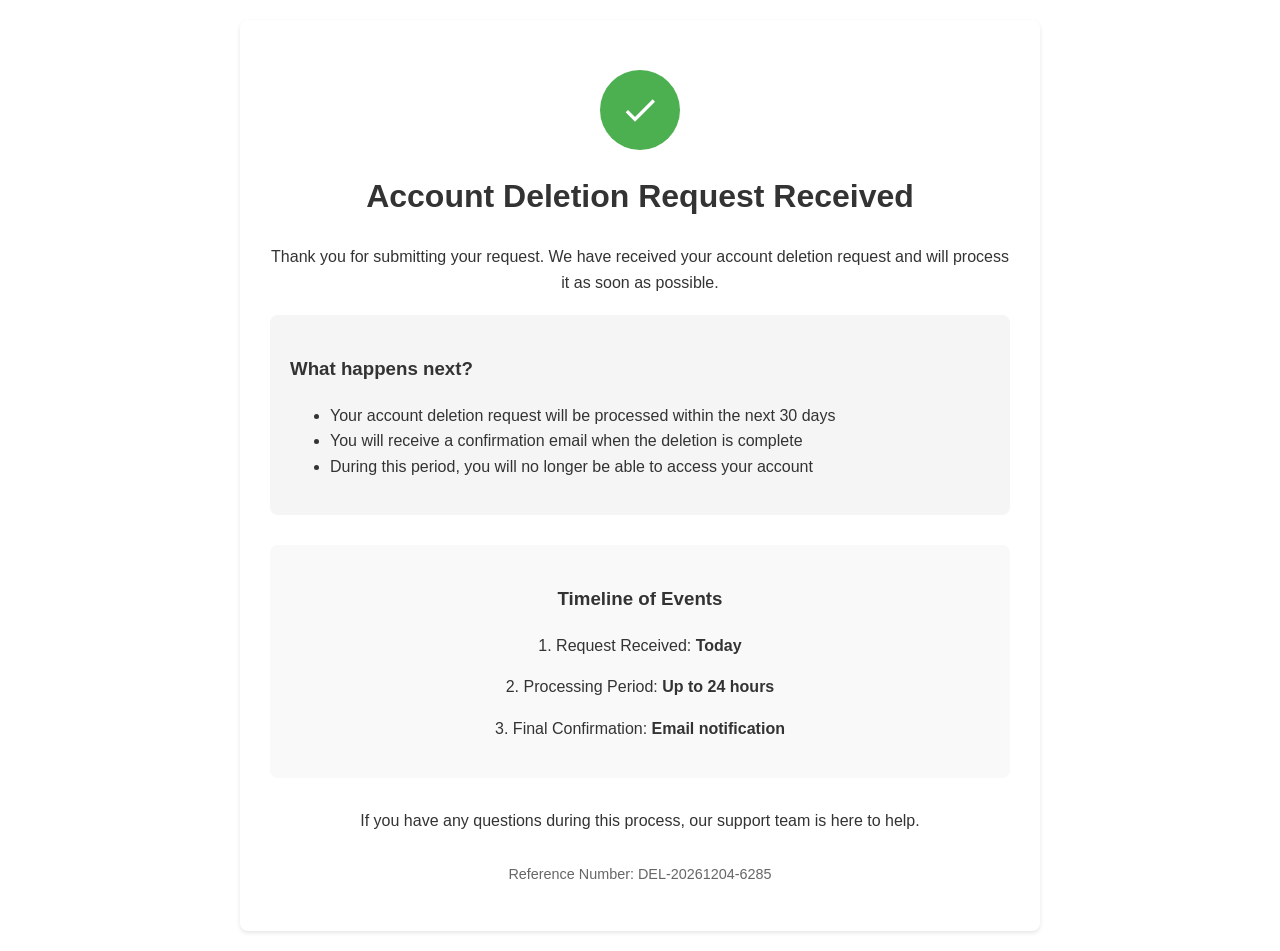
<file: other/delete-account-confirmation.html>
<!DOCTYPE html>
<html lang="en">
<head>
    <meta charset="UTF-8">
    <meta name="viewport" content="width=device-width, initial-scale=1.0">
    <title>Account Deletion Request Received</title>
    <style>
        body {
            font-family: -apple-system, BlinkMacSystemFont, 'Segoe UI', Roboto, Oxygen, Ubuntu, Cantarell, sans-serif;
            line-height: 1.6;
            max-width: 800px;
            margin: 0 auto;
            padding: 20px;
            color: #333;
        }
        .container {
            background: #fff;
            border-radius: 8px;
            padding: 30px;
            box-shadow: 0 2px 4px rgba(0,0,0,0.1);
            text-align: center;
        }
        .success-icon {
            width: 80px;
            height: 80px;
            margin: 20px auto;
            border-radius: 50%;
            background: #4CAF50;
            display: flex;
            align-items: center;
            justify-content: center;
        }
        .success-icon svg {
            width: 40px;
            height: 40px;
            fill: white;
        }
        .info-box {
            background: #f5f5f5;
            border-radius: 8px;
            padding: 20px;
            margin: 20px 0;
            text-align: left;
        }
        .timeline {
            margin: 30px 0;
            padding: 20px;
            background: #f9f9f9;
            border-radius: 8px;
        }
        .button {
            background: #4CAF50;
            color: white;
            border: none;
            padding: 12px 24px;
            border-radius: 4px;
            text-decoration: none;
            display: inline-block;
            margin-top: 20px;
        }
        .button:hover {
            background: #45a049;
        }
    </style>
</head>
<body>
    <div class="container">
        <div class="success-icon">
            <svg viewBox="0 0 24 24">
                <path d="M9 16.17L4.83 12l-1.42 1.41L9 19 21 7l-1.41-1.41L9 16.17z" fill="white"/>
            </svg>
        </div>
        
        <h1>Account Deletion Request Received</h1>
        
        <p>Thank you for submitting your request. We have received your account deletion request and will process it as soon as possible.</p>

        <div class="info-box">
            <h3>What happens next?</h3>
            <ul>
                <li>Your account deletion request will be processed within the next 30 days</li>
                <li>You will receive a confirmation email when the deletion is complete</li>
                <li>During this period, you will no longer be able to access your account</li>
            </ul>
        </div>

        <div class="timeline">
            <h3>Timeline of Events</h3>
            <p>1. Request Received: <strong>Today</strong></p>
            <p>2. Processing Period: <strong>Up to 24 hours</strong></p>
            <p>3. Final Confirmation: <strong>Email notification</strong></p>
        </div>

        <p>If you have any questions during this process, our support team is here to help.</p>

        <p style="margin-top: 30px; font-size: 0.9em; color: #666;">
            Reference Number: <span id="referenceNumber"></span>
        </p>
    </div>

    <script>
        // Generate a reference number for the request
        function generateReference() {
            const date = new Date();
            const random = Math.floor(Math.random() * 10000).toString().padStart(4, '0');
            return `DEL-${date.getFullYear()}${(date.getMonth()+1).toString().padStart(2, '0')}${date.getDate().toString().padStart(2, '0')}-${random}`;
        }
        
        document.getElementById('referenceNumber').textContent = generateReference();
    </script>
</body>
</html>
</file>
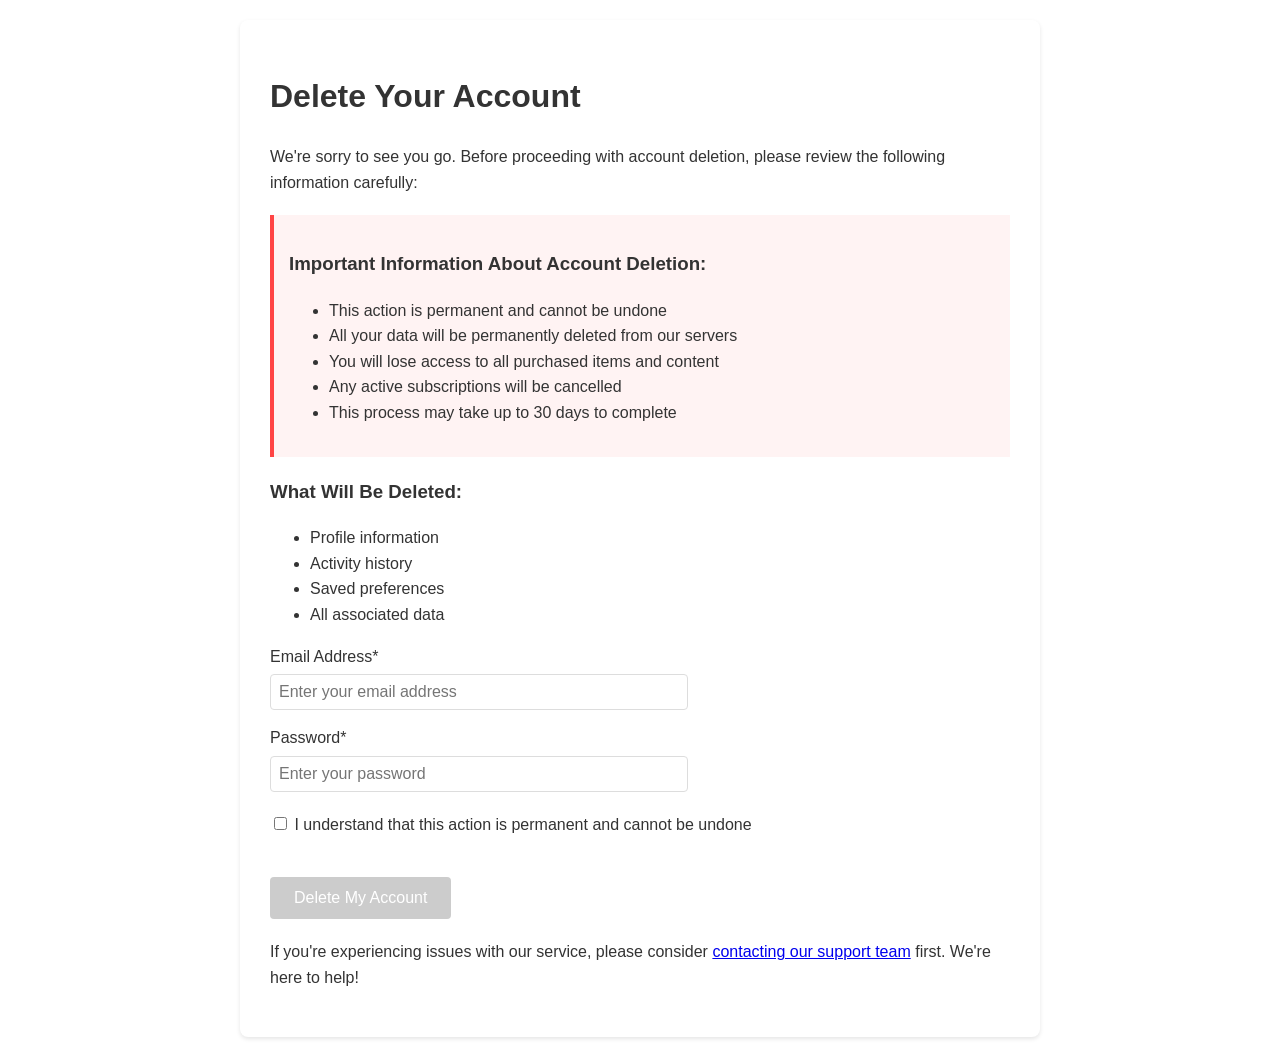
<file: other/delete-account.html>
<!DOCTYPE html>
<html lang="en">
<head>
    <meta charset="UTF-8">
    <meta name="viewport" content="width=device-width, initial-scale=1.0">
    <title>Delete Your Account</title>
    <style>
        body {
            font-family: -apple-system, BlinkMacSystemFont, 'Segoe UI', Roboto, Oxygen, Ubuntu, Cantarell, sans-serif;
            line-height: 1.6;
            max-width: 800px;
            margin: 0 auto;
            padding: 20px;
            color: #333;
        }
        .container {
            background: #fff;
            border-radius: 8px;
            padding: 30px;
            box-shadow: 0 2px 4px rgba(0,0,0,0.1);
        }
        .warning {
            background: #fff3f3;
            border-left: 4px solid #ff4444;
            padding: 15px;
            margin: 20px 0;
        }
        .button {
            background: #ff4444;
            color: white;
            border: none;
            padding: 12px 24px;
            border-radius: 4px;
            cursor: pointer;
            font-size: 16px;
            margin-top: 20px;
        }
        .button:hover {
            background: #ff2222;
        }
        .button:disabled {
            background: #cccccc;
            cursor: not-allowed;
        }
        .checkbox-container {
            margin: 20px 0;
        }
        .form-group {
            margin-bottom: 15px;
        }
        .form-group label {
            display: block;
            margin-bottom: 5px;
            font-weight: 500;
        }
        .form-group input {
            width: 100%;
            padding: 8px;
            border: 1px solid #ddd;
            border-radius: 4px;
            font-size: 16px;
            max-width: 400px;
        }
        .form-group input:focus {
            outline: none;
            border-color: #666;
        }
    </style>
</head>
<body>
    <div class="container">
        <h1>Delete Your Account</h1>
        
        <p>We're sorry to see you go. Before proceeding with account deletion, please review the following information carefully:</p>
        
        <div class="warning">
            <h3>Important Information About Account Deletion:</h3>
            <ul>
                <li>This action is permanent and cannot be undone</li>
                <li>All your data will be permanently deleted from our servers</li>
                <li>You will lose access to all purchased items and content</li>
                <li>Any active subscriptions will be cancelled</li>
                <li>This process may take up to 30 days to complete</li>
            </ul>
        </div>

        <h3>What Will Be Deleted:</h3>
        <ul>
            <li>Profile information</li>
            <li>Activity history</li>
            <li>Saved preferences</li>
            <li>All associated data</li>
        </ul>

        <div class="form-group">
            <label for="email">Email Address*</label>
            <input type="email" id="email" placeholder="Enter your email address">
        </div>

        <div class="form-group">
            <label for="password">Password*</label>
            <input type="password" id="password" placeholder="Enter your password">
        </div>

        <div class="checkbox-container">
            <input type="checkbox" id="confirm">
            <label for="confirm">I understand that this action is permanent and cannot be undone</label>
        </div>

        <button type="button" class="button" id="deleteButton" disabled>Delete My Account</button>

        <p style="margin-top: 20px;">
            If you're experiencing issues with our service, please consider
            <a href="/index.html">contacting our support team</a> first.
            We're here to help!
        </p>
    </div>

    <script>
        document.getElementById('confirm').addEventListener('change', function() {
            document.getElementById('deleteButton').disabled = !this.checked;
        });

        document.getElementById('deleteButton').addEventListener('click', function() {
            window.location.href = './delete-account-confirmation.html';
        });
    </script>
</body>
</html>
</file>
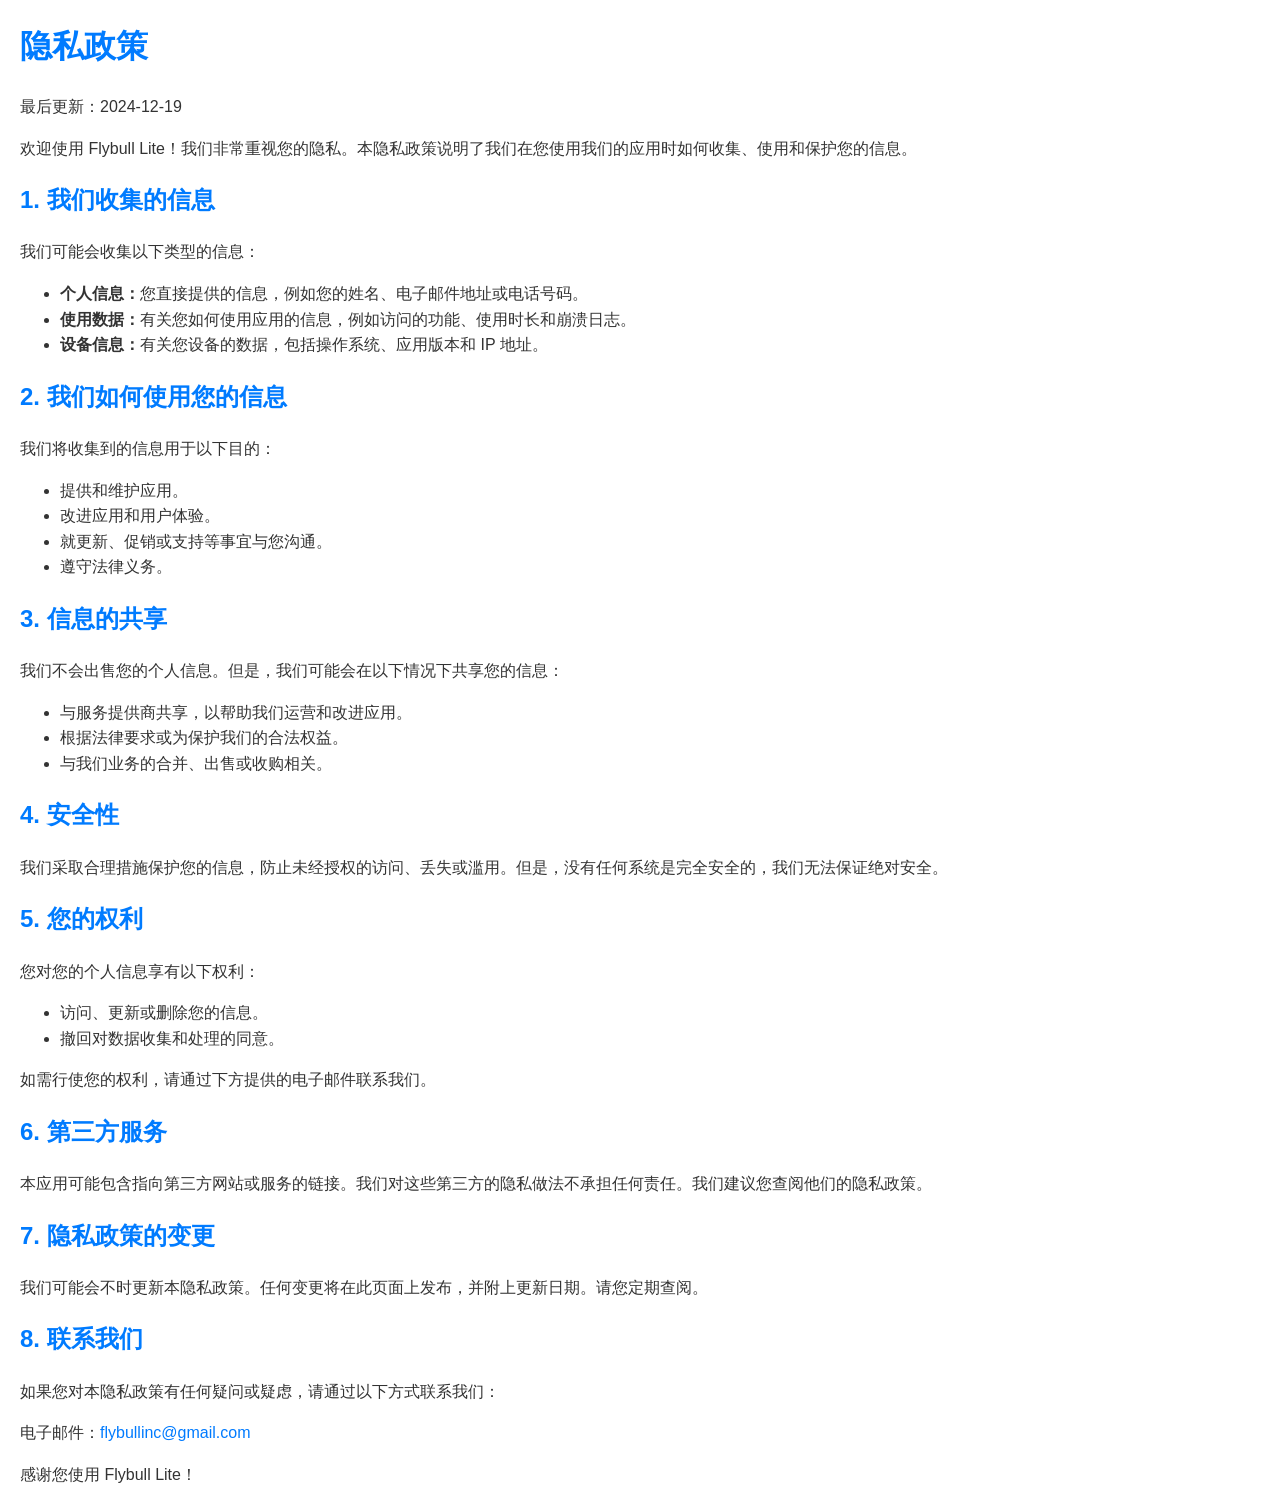
<file: assets/files/privacy/zh.html>
<!DOCTYPE html>
<html lang="zh-CN">
<head>
    <meta charset="UTF-8">
    <meta name="viewport" content="width=device-width, initial-scale=1.0">
    <title>隐私政策 - Flybull Lite</title>
    <style>
        body {
            font-family: Arial, sans-serif;
            line-height: 1.6;
            margin: 20px;
            padding: 0;
            color: #333;
        }
        h1, h2 {
            color: #007BFF;
        }
        a {
            color: #007BFF;
            text-decoration: none;
        }
        a:hover {
            text-decoration: underline;
        }
    </style>
</head>
<body>
    <h1>隐私政策</h1>
    <p>最后更新：2024-12-19</p>

    <p>欢迎使用 Flybull Lite！我们非常重视您的隐私。本隐私政策说明了我们在您使用我们的应用时如何收集、使用和保护您的信息。</p>

    <h2>1. 我们收集的信息</h2>
    <p>我们可能会收集以下类型的信息：</p>
    <ul>
        <li><strong>个人信息：</strong>您直接提供的信息，例如您的姓名、电子邮件地址或电话号码。</li>
        <li><strong>使用数据：</strong>有关您如何使用应用的信息，例如访问的功能、使用时长和崩溃日志。</li>
        <li><strong>设备信息：</strong>有关您设备的数据，包括操作系统、应用版本和 IP 地址。</li>
    </ul>

    <h2>2. 我们如何使用您的信息</h2>
    <p>我们将收集到的信息用于以下目的：</p>
    <ul>
        <li>提供和维护应用。</li>
        <li>改进应用和用户体验。</li>
        <li>就更新、促销或支持等事宜与您沟通。</li>
        <li>遵守法律义务。</li>
    </ul>

    <h2>3. 信息的共享</h2>
    <p>我们不会出售您的个人信息。但是，我们可能会在以下情况下共享您的信息：</p>
    <ul>
        <li>与服务提供商共享，以帮助我们运营和改进应用。</li>
        <li>根据法律要求或为保护我们的合法权益。</li>
        <li>与我们业务的合并、出售或收购相关。</li>
    </ul>

    <h2>4. 安全性</h2>
    <p>我们采取合理措施保护您的信息，防止未经授权的访问、丢失或滥用。但是，没有任何系统是完全安全的，我们无法保证绝对安全。</p>

    <h2>5. 您的权利</h2>
    <p>您对您的个人信息享有以下权利：</p>
    <ul>
        <li>访问、更新或删除您的信息。</li>
        <li>撤回对数据收集和处理的同意。</li>
    </ul>
    <p>如需行使您的权利，请通过下方提供的电子邮件联系我们。</p>

    <h2>6. 第三方服务</h2>
    <p>本应用可能包含指向第三方网站或服务的链接。我们对这些第三方的隐私做法不承担任何责任。我们建议您查阅他们的隐私政策。</p>

    <h2>7. 隐私政策的变更</h2>
    <p>我们可能会不时更新本隐私政策。任何变更将在此页面上发布，并附上更新日期。请您定期查阅。</p>

    <h2>8. 联系我们</h2>
    <p>如果您对本隐私政策有任何疑问或疑虑，请通过以下方式联系我们：</p>
    <p>电子邮件：<a href="mailto:flybullinc@gmail.com">flybullinc@gmail.com</a></p>

    <p>感谢您使用 Flybull Lite！</p>
</body>
</html>
</file>
<file: styles/main.css>
body {
  padding-top: 90px;
}

header {
  position: fixed;
  top: 0;
  padding-top: 20px;
  width: 100%;
  z-index: 9999;
  background-color: rgba(255, 255, 255, 0.7);
  -webkit-backdrop-filter: blur(5px);
  backdrop-filter: blur(5px);
  padding-bottom: 20px;
}

#header-container {
  height: 50px;
  display: flex;
  justify-content: space-between;
  align-items: center;
}

#logo-img {
  height: 170%;
  max-height: 85px;
  width: auto;
}

.nav-btn {
  background-color: transparent;
  border: none;
  text-decoration: none;
  display: inline-block;
  font-size: 18px;
  border-radius: 5px;
  padding: 10px 20px;
}

.nav-btn:hover {
  background-color: rgb(245, 245, 245);
}

/* Hero Banner */
#banner::before {
  content: "";
  position: absolute;
  top: 0;
  left: 0;
  right: 0;
  bottom: 0;
  background: linear-gradient(90deg, rgba(0, 0, 0, 0.72) 0%, rgba(0, 0, 0, 0.35) 50%, rgba(0, 0, 0, 0.15) 100%);
  z-index: 1;
}

#banner {
  width: 100%;
  min-height: calc(100vh - 90px);
  background-image: url("../assets/cover.jpg");
  background-repeat: no-repeat;
  background-position: center;
  background-size: cover;
  position: relative;
  display: flex;
  align-items: center;
}


#banner-container {
  position: relative;
  z-index: 2;
  color: white;
  padding: 0;
  height: auto;
}

#hero-content {
  display: flex;
  align-items: center;
  justify-content: space-between;
  min-height: calc(100vh - 90px);
  box-sizing: border-box;
  padding: 60px 0;
  gap: 40px;
}

#hero-text {
  max-width: 560px;
  flex-shrink: 0;
}

.hero-badge {
  display: inline-block;
  padding: 6px 18px;
  background: rgba(255, 187, 0, 0.15);
  border: 1px solid rgba(255, 187, 0, 0.4);
  border-radius: 50px;
  color: #ffbb00;
  font-size: 0.9rem;
  font-weight: 500;
  letter-spacing: 1px;
  margin-bottom: 24px;
  animation: fadeInUp 0.8s ease-out;
}

.hero-title {
  font-size: 3.5rem;
  font-weight: 800;
  line-height: 1.2;
  color: #fff;
  margin-bottom: 20px;
  animation: fadeInUp 0.8s ease-out 0.1s both;
}

.hero-highlight {
  background: linear-gradient(90deg, #ffbb00, #ff8c00);
  -webkit-background-clip: text;
  background-clip: text;
  -webkit-text-fill-color: transparent;
}

.hero-desc {
  font-size: 1.15rem;
  line-height: 1.8;
  color: rgba(255, 255, 255, 0.8);
  margin-bottom: 36px;
  animation: fadeInUp 0.8s ease-out 0.2s both;
}

.hero-actions {
  display: flex;
  gap: 16px;
  animation: fadeInUp 0.8s ease-out 0.3s both;
}

.btn-hero {
  display: inline-flex;
  align-items: center;
  padding: 14px 32px;
  border-radius: 8px;
  font-size: 1.05rem;
  font-weight: 600;
  text-decoration: none;
  transition: all 0.3s ease;
  cursor: pointer;
}

.btn-hero-primary {
  background: linear-gradient(135deg, #ffbb00, #ff8c00);
  color: #fff;
  border: none;
  box-shadow: 0 4px 15px rgba(255, 140, 0, 0.4);
}

.btn-hero-primary:hover {
  transform: translateY(-2px);
  box-shadow: 0 6px 20px rgba(255, 140, 0, 0.6);
  color: #fff;
}

.btn-hero-secondary {
  background: transparent;
  color: #fff;
  border: 2px solid rgba(255, 255, 255, 0.4);
}

.btn-hero-secondary:hover {
  background: rgba(255, 255, 255, 0.1);
  border-color: #fff;
  color: #fff;
  transform: translateY(-2px);
}

.platforms-wrapper {
  position: relative;
  max-width: 750px;
  margin: auto;
}

#platforms-img {
  width: 100%;
  transform: translate(11%, 0);
}

@keyframes fadeInUp {
  from {
    opacity: 0;
    transform: translateY(30px);
  }
  to {
    opacity: 1;
    transform: translateY(0);
  }
}

#neon-label {
  position: absolute;
  top: 10%;
  right: 0;
  cursor: pointer;
}

.ai-card {
  position: relative;
  padding: 16px 24px;
  border-radius: 12px;
  background: transparent;
  border: none;
  overflow: hidden;
  transition: transform 0.3s ease, box-shadow 0.3s ease;
  animation: aiFloat 4s ease-in-out infinite;
}

.ai-card:hover {
  transform: translateY(-4px) scale(1.02);
  box-shadow: none;
}

.ai-card-glow {
  display: none;
}

.ai-card-content {
  position: relative;
  z-index: 1;
  display: flex;
  align-items: center;
  gap: 10px;
  margin-bottom: 10px;
}

.ai-icon {
  font-size: 1.6rem;
  background: linear-gradient(135deg, #00c8ff, #b400ff);
  -webkit-background-clip: text;
  background-clip: text;
  -webkit-text-fill-color: transparent;
  animation: iconPulse 2s ease-in-out infinite;
}

.ai-label {
  font-size: 1.5rem;
  font-weight: 700;
  letter-spacing: 2px;
  background: linear-gradient(90deg, #00c8ff, #b400ff, #00c8ff);
  background-size: 200% auto;
  -webkit-background-clip: text;
  background-clip: text;
  -webkit-text-fill-color: transparent;
  animation: shimmer 3s linear infinite;
}

.ai-status {
  position: relative;
  z-index: 1;
  display: flex;
  align-items: center;
  justify-content: flex-end;
  gap: 6px;
}

.ai-status-dot {
  width: 8px;
  height: 8px;
  background: #00ff87;
  border-radius: 50%;
  box-shadow: 0 0 8px #00ff87;
  animation: dotPulse 2s ease-in-out infinite;
}

.ai-status-text {
  font-size: 0.85rem;
  color: rgba(0, 200, 255, 0.8);
  letter-spacing: 1px;
}

@keyframes aiFloat {
  0%, 100% { transform: translateY(0); }
  50% { transform: translateY(-6px); }
}

@keyframes iconPulse {
  0%, 100% { opacity: 0.8; transform: scale(1); }
  50% { opacity: 1; transform: scale(1.15); }
}

@keyframes shimmer {
  to { background-position: 200% 0; }
}

@keyframes dotPulse {
  0%, 100% { opacity: 0.5; transform: scale(0.85); }
  50% { opacity: 1; transform: scale(1.2); }
}

.text-center {
  text-align: center;
}

.downloads-title {
  margin-top: 40px;
  display: flex;
  justify-content: space-around;
}

#downloads-mobile {
  display: none;
  text-align: center;
  margin-top: 30px;
}

.platform-icon {
  font-size: 5em;
}

.platform-download {
  text-align: center;
}

.bi-microsoft {
  color: rgb(0, 120, 212);
}

.bi-apple {
  color: rgb(179, 179, 179);
}

.bi-android2 {
  color: rgb(164, 198, 57);
}

.progress {
  height: 30px;
  border-radius: 15px;
  font-size: 1.5em;
}
.progress-bar {
  text-align: right;
  padding-right: 10px;
}

.margin-section {
  margin-top: 150px;
}

.margin-block {
  margin-top: 50px;
}

.margin-row {
  margin-top: 20px;
}

/* News Section — commented out: news removed from homepage
.news-list {
  display: flex;
  flex-direction: column;
  gap: 10px;
  margin-top: 30px;
}

.news-card {
  display: flex;
  justify-content: space-between;
  align-items: center;
  padding: 16px 22px;
  background: #fff;
  border: 1px solid #eee;
  border-radius: 10px;
  text-decoration: none;
  color: #333;
  transition: all 0.25s ease;
}

.news-card:hover {
  border-color: #ffbb00;
  box-shadow: 0 4px 16px rgba(255, 187, 0, 0.12);
  transform: translateX(4px);
  color: #333;
}

.news-card-title {
  font-size: 1.05rem;
  flex: 1;
  overflow: hidden;
  text-overflow: ellipsis;
  white-space: nowrap;
  margin-right: 16px;
}

.news-card-date {
  font-size: 0.85rem;
  color: #999;
  white-space: nowrap;
}
*/

/* #course-section {
    
} */

#faq-section .accordion-button:not(.collapsed) {
  background-color: rgba(212, 160, 23, 0.14);
  color: #1f1f1f;
}

#faq-section .accordion-button:focus {
  box-shadow: none;
}

#faq-section .accordion-button:not(.collapsed)::after {
  filter: sepia(1) saturate(7) hue-rotate(345deg) brightness(0.9);
}

#faq-hidden {
  display: none;
}

#course-more-btn {
  display: none;
}

#classroom {
  width: 100%;
  display: grid;
  grid-template-columns: minmax(0, 2.2fr) minmax(250px, 1fr);
  gap: 24px;
  align-items: start;
  padding: 0;
  background: none;
  height: auto;
}

.course-list {
  display: grid;
  grid-template-columns: 1fr 1fr;
  gap: 12px 14px;
}

.course-col {
  display: grid;
  gap: 12px;
  align-content: start;
}

.course-images {
  display: grid;
  gap: 14px;
  align-content: start;
}

.course-images img {
  width: 100%;
  border-radius: 12px;
  border: 1px solid rgba(212, 160, 23, 0.25);
  background: #fff;
  box-shadow: 0 8px 20px rgba(120, 80, 0, 0.12);
  transition: transform 0.35s ease, box-shadow 0.35s ease, border-color 0.35s ease;
}

.course-titles {
  margin: 0;
  font-size: 1.02rem;
  color: #3b352e;
  line-height: 1.35;
  padding: 11px 14px;
  border-radius: 10px;
  border: 1px solid rgba(212, 160, 23, 0.22);
  background: linear-gradient(180deg, #fff, #fff9ef);
  box-shadow: 0 2px 8px rgba(70, 48, 0, 0.06);
  transition: transform 0.25s ease, box-shadow 0.25s ease, border-color 0.25s ease;
}

.course-titles:hover {
  transform: translateY(-2px);
  border-color: rgba(212, 160, 23, 0.5);
  box-shadow: 0 8px 16px rgba(120, 80, 0, 0.12);
}

.course-images img:hover {
  transform: translateY(-4px) scale(1.01);
  border-color: rgba(212, 160, 23, 0.45);
  box-shadow: 0 14px 28px rgba(120, 80, 0, 0.18);
}

.book-gallery {
  position: relative;
}

.book-grid {
  display: grid;
  grid-template-columns: repeat(6, minmax(0, 1fr));
  gap: 10px;
}

.book-card {
  padding: 0;
  border: 1px solid rgba(212, 160, 23, 0.18);
  border-radius: 8px;
  background: linear-gradient(180deg, #fff, #fff9ef);
  overflow: hidden;
  cursor: pointer;
  box-shadow: 0 3px 9px rgba(80, 56, 0, 0.08);
  transition: transform 0.22s ease, box-shadow 0.22s ease, border-color 0.22s ease;
}

.book-card:hover {
  transform: translateY(-3px);
  border-color: rgba(212, 160, 23, 0.6);
  box-shadow: 0 10px 20px rgba(90, 62, 0, 0.14);
}

.book-card-img {
  width: 100%;
  display: block;
}

.book-preview {
  position: fixed;
  inset: 0;
  background: rgba(0, 0, 0, 0.68);
  z-index: 10000;
  display: grid;
  grid-template-columns: auto minmax(280px, 420px) auto;
  align-items: center;
  justify-content: center;
  gap: 14px;
  padding: 20px;
}

.book-preview-img {
  width: 100%;
  border-radius: 10px;
  border: 1px solid rgba(255, 255, 255, 0.35);
  box-shadow: 0 16px 34px rgba(0, 0, 0, 0.45);
}

.book-preview-close {
  position: absolute;
  right: 16px;
  top: 10px;
  border: none;
  background: transparent;
  color: #fff;
  font-size: 2rem;
  line-height: 1;
  cursor: pointer;
}

.book-preview-nav {
  border: 1px solid rgba(255, 255, 255, 0.5);
  background: rgba(255, 255, 255, 0.12);
  color: #fff;
  width: 38px;
  height: 38px;
  border-radius: 50%;
  cursor: pointer;
}

.book-preview-nav:disabled {
  opacity: 0.35;
  cursor: default;
}

.question-nums {
  display: inline-block;
  vertical-align: top;
  width: 300px;
}

.question-num-box {
  display: inline-block;
  vertical-align: top;
  width: 50px;
  height: 50px;
  border: 1px solid goldenrod;
  border-radius: 5px;
  margin: 10px;
  cursor: pointer;
  overflow: hidden;
}

.question-current-box {
  border: 2px solid rgb(0, 162, 255);
  /* background-color: rgb(236, 236, 236); */
}

.question-num-inner {
  height: 100%;
  width: 100%;
  display: flex;
  justify-content: center;
  align-items: center;
}

.question-num-answered {
  border: 0;
}

.question-panel {
  display: inline-block;
  vertical-align: top;
  width: calc(100% - 450px);
  padding-top: 10px;
}

.question-nav-container {
  width: 100%;
  display: flex;
  justify-content: center;
  /* align-items: center; */
}

.question-nav {
  width: 100%;
  max-width: 400px;
  display: flex;
  justify-content: space-between;
}

.green-bg {
  background-color: rgb(0, 200, 0);
  border: 0;
}

.red-bg {
  background-color: rgb(255, 125, 125);
  border: 0;
}

.blue-bg {
  background-color: rgb(135, 206, 250);
  border: 0;
}

.question-btns {
  display: inline-block;
  width: 150px;
  padding-top: 10px;
  box-sizing: border-box;
}

.question-option {
  margin: 20px;
}

.vocab-sub-sections {
  margin-top: 50px;
  text-align: center;
  min-height: 300px;
}

/* Study mode progress bar */
.vocab-progress {
  max-width: 400px;
  margin: 0 auto 30px;
  text-align: left;
}

.vocab-progress-label {
  font-size: 0.85rem;
  color: #888;
  margin-bottom: 6px;
  display: block;
}

.vocab-progress-bar {
  height: 4px;
  background: #eee;
  border-radius: 2px;
  overflow: hidden;
}

.vocab-progress-fill {
  height: 100%;
  background: rgb(255, 192, 8);
  border-radius: 2px;
  transition: width 0.3s ease;
}

/* Study mode card */
.vocab-study-card {
  max-width: 500px;
  margin: 0 auto;
  padding: 40px 30px;
  border: 1px solid #e8e8e8;
  border-radius: 12px;
  background: #fff;
  box-shadow: 0 2px 12px rgba(0, 0, 0, 0.06);
}

.vocab-study-word-row {
  display: flex;
  align-items: center;
  justify-content: center;
  gap: 16px;
}

.vocab-study-word {
  font-size: 2.5rem;
  font-weight: 300;
  margin: 0;
  line-height: 1.2;
}

.vocab-sound-btn {
  background: none;
  border: 1px solid #ddd;
  border-radius: 50%;
  width: 40px;
  height: 40px;
  display: flex;
  align-items: center;
  justify-content: center;
  cursor: pointer;
  color: goldenrod;
  font-size: 1.1rem;
  transition: background 0.2s, border-color 0.2s;
}

.vocab-sound-btn:hover {
  background: #fffbe6;
  border-color: goldenrod;
}

.vocab-study-divider {
  width: 40px;
  height: 3px;
  background: rgb(255, 192, 8);
  border-radius: 2px;
  margin: 24px auto;
}

.vocab-study-cn {
  font-size: 1.8rem;
  font-weight: 300;
  color: #444;
}

.vocab-cn {
  font-size: 2rem;
}

.vocab-options {
  display: grid;
  place-items: center;
}

.vocab-option {
  width: 400px;
  height: 80px;
  margin: 5px;
  padding-left: 30px;
  border: 1px solid rgb(220, 220, 220);
  border-radius: 5px;
  font-size: 1.2rem;
  display: flex;
  align-items: center;
  cursor: pointer;
}

.vocab-option:hover {
  background-color: rgb(240, 240, 240);
}

.vocab-input {
  width: 300px;
  font-size: 2rem;
  font-weight: 300;
}

.input-hin-container {
  width: 300px;
  text-align: left;
}

.input-hint {
  margin-top: 10px;
  margin-left: 1rem;
  font-size: 1.8rem;
  color: rgb(179, 179, 179);
}

#service-section .service-container {
  border: none;
  border-radius: 0;
  padding: 0;
  background: transparent;
  box-shadow: none;
}

.service-icon-container {
  width: 100%;
  display: grid;
  grid-template-columns: repeat(4, minmax(0, 1fr));
  gap: 16px;
  align-items: stretch;
  font-size: inherit;
}

.gray-text {
  color: rgb(80, 80, 80);
}

.service-icon {
  position: relative;
  width: 100%;
  background: transparent;
  border: none;
  border-radius: 12px;
  cursor: pointer;
  overflow: hidden;
  box-shadow: 0 6px 18px rgba(80, 56, 0, 0.1);
  transition: transform 0.28s ease, box-shadow 0.28s ease, border-color 0.28s ease;
}

.service-icon:hover {
  transform: translateY(-5px);
  box-shadow: 0 14px 28px rgba(95, 66, 0, 0.18);
}

.service-icon-img {
  width: 100%;
  display: block;
  aspect-ratio: 4 / 3;
  object-fit: cover;
  border-top-left-radius: 12px;
  border-top-right-radius: 12px;
  transition: transform 0.4s ease;
}

.service-icon:hover .service-icon-img {
  transform: scale(1.04);
}

.service-name {
  padding: 12px 10px 14px;
  font-size: 1rem;
  font-weight: 600;
  line-height: 1.35;
  color: #3a332a;
  text-align: center;
}

@media (min-width: 1400px) {
  .service-icon-container {
    grid-template-columns: repeat(5, minmax(0, 1fr));
  }
}

footer {
  /* height: 400px; */
  background-color: rgb(255, 165, 0);
  padding-bottom: 10px;
}

#footer-content {
  display: flex;
  justify-content: space-between;
  align-items: flex-start;
}

footer section {
  width: 200px;
}

footer section:nth-child(2) {
  width: 400px;
  margin: 0 20px;
}

/* #footer-logo {
    width: 150px;
    margin-bottom: 15px;
} */

.footer-title {
  margin-top: 45px;
  margin-bottom: 20px;
}

.footer-qrcode {
  border-radius: 5px;
  margin-bottom: 15px;
}

.google-map {
  position: relative;
  width: 100%;
  max-width: 400px;
  height: 0;
  padding-bottom: 56.25%; /* 16:9 aspect ratio */
  overflow: hidden;
}

.google-map iframe {
  position: absolute;
  top: 0;
  left: 0;
  width: 100%;
  height: 100%;
}

#phone-email-container {
  width: 180px;
  height: 180px;
  display: flex;
  justify-content: center;
  align-items: center;
  flex-direction: column;
  background-color: #fff;
  border-radius: 5px;

  display: none;
  margin: auto;
  margin-bottom: 15px;
}

.foot-catelog {
  margin-bottom: 7px;
}

.social-media-images {
  display: grid;
  grid-template-columns: repeat(2, auto);
  gap: 12px;
  justify-content: center;
}

.social-media-images img {
  width: 140px;
  height: auto;
  border-radius: 8px;
  object-fit: cover;
}

.copyright {
  margin-top: 20px;
  padding-top: 10px;
  padding-bottom: 0;
  text-align: center;
  border-top: 1px solid rgba(0, 0, 0, 0.1);
}

#copyright-p {
  margin-bottom: 0;
}

.mobile-only {
  color: red;
  display: none;
}

.mobile-only-btn {
  display: none;
}

#mobile-header-text {
  display: none;
}

.toast-download-text {
  margin-top: 20px;
  font-size: 0.85em;
  opacity: 0.75;
}

#news-banner {
  width: 100%;
  min-height: 240px;
  background-image: url("../assets/cover2.jpg");
  background-repeat: no-repeat;
  background-position: center;
  background-size: cover;
  position: relative;
  display: flex;
  align-items: center;
}

#news-banner::before {
  content: "";
  position: absolute;
  inset: 0;
  background: linear-gradient(120deg, rgba(0, 0, 0, 0.58), rgba(0, 0, 0, 0.28));
}

.news-banner-inner {
  position: relative;
  z-index: 1;
  color: #fff;
  padding-top: 24px;
}

.news-banner-kicker {
  margin: 0 0 10px;
  font-size: 0.78rem;
  letter-spacing: 0.18rem;
  color: rgba(255, 215, 130, 0.95);
}

.news-banner-title {
  margin: 0;
  font-size: 2.2rem;
  font-weight: 700;
}

.news-banner-subtitle {
  margin: 10px 0 0;
  color: rgba(255, 255, 255, 0.86);
  font-size: 1rem;
}

#news-view {
  max-width: 1000px;
  margin: auto;
  margin-top: 30px;
  min-height: calc(100vh - 870px);
}

.news-view-shell {
  border: 1px solid rgba(212, 160, 23, 0.16);
  border-radius: 14px;
  background: linear-gradient(180deg, #fff, #fffdf9);
  padding: 22px;
  box-shadow: 0 12px 30px rgba(100, 70, 0, 0.08);
}

.news-content {
  /* max-width: 1000px;
    margin: auto; */
  margin-top: 60px;
}

#news-breadcrumb {
  margin-bottom: 24px;
}

.news-breadcrumb-list {
  margin: 0;
}

#news-breadcrumb .breadcrumb-item a {
  color: #9a6700;
  text-decoration: none;
}

#news-breadcrumb .breadcrumb-item a:hover {
  color: #7f5200;
  text-decoration: underline;
}

.news-article-title {
  margin: 6px 0 10px;
  text-align: center;
  font-weight: 500;
}

.news-article-date {
  margin: 0;
  text-align: center;
  color: #8e8e8e;
}

.news-article-content {
  margin-top: 34px;
  line-height: 1.85;
  color: #2f2f2f;
}

.news-index {
  display: grid;
  gap: 10px;
}

.news-row {
  display: flex;
  align-items: center;
  justify-content: space-between;
  gap: 14px;
  border: 1px solid rgba(212, 160, 23, 0.18);
  border-radius: 10px;
  background: #fff;
  padding: 14px 16px;
  text-decoration: none;
  color: #2b2b2b;
  transition: transform 0.2s ease, box-shadow 0.2s ease, border-color 0.2s ease;
}

.news-row:hover {
  transform: translateY(-2px);
  border-color: rgba(212, 160, 23, 0.45);
  box-shadow: 0 10px 20px rgba(100, 70, 0, 0.1);
  color: #2b2b2b;
}

.news-row-title {
  overflow: hidden;
  text-overflow: ellipsis;
  white-space: nowrap;
}

.news-row-date {
  color: #999;
  font-size: 0.85rem;
  white-space: nowrap;
}

.news-pager {
  display: flex;
  justify-content: center;
  gap: 8px;
  flex-wrap: wrap;
}

.news-page-btn {
  min-width: 38px;
  height: 36px;
  border: 1px solid rgba(212, 160, 23, 0.36);
  border-radius: 8px;
  background: #fff;
  color: #8a5c00;
  font-weight: 500;
}

.news-page-btn-active {
  background: #d4a017;
  color: #fff;
  border-color: #d4a017;
}

.news-page-btn:disabled {
  opacity: 0.4;
  cursor: default;
}

.ai-btn {
  box-shadow: 0 0 10px rgba(255, 0, 0, 0.8);
  transition: transform 0.3s ease-in-out;
  animation: glow 4.5s infinite linear;
}

@keyframes glow {
  0% {
    box-shadow: 0 0 10px hsl(0, 100%, 50%, 0.8), 0 0 20px hsl(0, 100%, 50%, 0.5);
  }
  33% {
    box-shadow: 0 0 10px hsl(120, 100%, 50%, 0.8),
      0 0 20px hsl(120, 100%, 50%, 0.5);
  }
  66% {
    box-shadow: 0 0 10px hsl(240, 100%, 50%, 0.8),
      0 0 20px hsl(240, 100%, 50%, 0.5);
  }
  100% {
    box-shadow: 0 0 10px hsl(0, 100%, 50%, 0.8), 0 0 20px hsl(0, 100%, 50%, 0.5);
  }
}

.offcanvas-title {
  font-family: "Arial", sans-serif;
  font-size: 1.5rem;
  font-weight: 600;
  background: linear-gradient(
    90deg,
    #00ffff 0%,
    #329dff 25%,
    #7a6fff 50%,
    #ff46d7 75%,
    #ff6767 100%
  );
  background-size: 200% auto;
  color: transparent;
  background-clip: text;
  -webkit-background-clip: text;
  text-shadow: 0 0 15px rgba(0, 255, 255, 0.3), 0 0 30px rgba(50, 157, 255, 0.3),
    0 0 45px rgba(122, 111, 255, 0.3);
  animation: gradientFlow 3s linear infinite,
    pulseGlow 1.5s ease-in-out infinite alternate;
  position: relative;
  display: inline-block;
  padding: 0.5rem 1rem;
  border: 1px solid rgba(0, 255, 255, 0.2);
  border-radius: 4px;
}

@keyframes gradientFlow {
  0% {
    background-position: 0% 50%;
  }
  100% {
    background-position: 200% 50%;
  }
}

@keyframes pulseGlow {
  0% {
    text-shadow: 0 0 10px rgba(0, 255, 255, 0.3),
      0 0 20px rgba(50, 157, 255, 0.3), 0 0 30px rgba(122, 111, 255, 0.3);
    transform: scale(1);
  }
  100% {
    text-shadow: 0 0 20px rgba(0, 255, 255, 0.6),
      0 0 40px rgba(50, 157, 255, 0.6), 0 0 60px rgba(122, 111, 255, 0.6);
    transform: scale(1.02);
  }
}

/* ===== Gallery Section — Golden Achievement Wall ===== */
#galary-section {
  padding-bottom: 40px;
}

.galary-grid {
  margin-top: 28px;
  display: grid;
  grid-template-columns: 1fr 1fr 1fr;
  grid-template-rows: auto;
  gap: 16px;
}

.galary-card {
  display: block;
  text-decoration: none;
  position: relative;
}

.galary-card--featured {
  grid-row: span 1;
}

.galary-card-inner {
  position: relative;
  overflow: hidden;
  border-radius: 10px;
  background: #faf7f0;
  border: 1px solid rgba(212, 160, 23, 0.2);
  box-shadow: 0 2px 16px rgba(180, 140, 20, 0.08);
  transition: transform 0.4s cubic-bezier(0.22, 1, 0.36, 1),
              box-shadow 0.4s ease;
}

.galary-card:hover .galary-card-inner {
  transform: translateY(-6px);
  box-shadow: 0 12px 36px rgba(180, 140, 20, 0.18);
}

.galary-card-img {
  display: block;
  width: 100%;
  height: 100%;
  object-fit: cover;
  transition: transform 0.6s cubic-bezier(0.22, 1, 0.36, 1),
              filter 0.4s ease;
}

.galary-card:hover .galary-card-img {
  transform: scale(1.04);
}

.galary-card-overlay {
  position: absolute;
  inset: 0;
  background: linear-gradient(
    135deg,
    rgba(212, 160, 23, 0.0) 0%,
    rgba(212, 160, 23, 0.12) 100%
  );
  display: flex;
  align-items: center;
  justify-content: center;
  opacity: 0;
  transition: opacity 0.4s ease;
}

.galary-card:hover .galary-card-overlay {
  opacity: 1;
}

.galary-card-icon {
  font-size: 2rem;
  color: #fff;
  filter: drop-shadow(0 2px 8px rgba(212, 160, 23, 0.6));
  transform: scale(0.5);
  transition: transform 0.4s cubic-bezier(0.34, 1.56, 0.64, 1);
}

.galary-card:hover .galary-card-icon {
  transform: scale(1);
}

#showcase-container {
  --showcase-item-size: clamp(42px, 8.5vw, 112px);
  --showcase-gap-x: clamp(4px, 0.9vw, 12px);
  --showcase-gap-y: clamp(4px, 1vw, 14px);
  display: flex;
  flex-direction: column;
  gap: var(--showcase-gap-y);
  width: max-content;
  max-width: 100%;
  margin: 34px auto 0;
  overflow: visible;
}

.showcase-row {
  display: flex;
  gap: var(--showcase-gap-x);
}

.showcase-row:nth-child(even) {
  padding-left: calc(var(--showcase-item-size) / 2);
}

.showcase-item {
  position: relative;
  box-sizing: border-box;
  width: var(--showcase-item-size);
  height: var(--showcase-item-size);
  flex: 0 0 var(--showcase-item-size);
  border-radius: 50%;
  background: #f7f1e6;
  border: 2px solid rgba(212, 160, 23, 0.2);
  box-shadow: 0 3px 14px rgba(122, 90, 20, 0.08);
  transition: border-color 0.25s ease, box-shadow 0.25s ease, transform 0.25s ease;
}

.showcase-item img {
  display: block;
  width: 100%;
  height: 100%;
  border-radius: 50%;
  object-fit: cover;
}

.showcase-item::after {
  content: attr(data-tooltip);
  position: absolute;
  left: 50%;
  bottom: calc(100% + 10px);
  z-index: 3;
  width: max-content;
  max-width: 220px;
  padding: 7px 10px;
  border-radius: 6px;
  background: rgba(18, 26, 20, 0.92);
  color: #fff;
  font-size: 0.78rem;
  line-height: 1.3;
  text-align: center;
  opacity: 0;
  pointer-events: none;
  transform: translate(-50%, 6px);
  transition: opacity 0.2s ease, transform 0.2s ease;
  white-space: nowrap;
}

.showcase-item::before {
  content: "\2728";
  position: absolute;
  inset: 0;
  z-index: 3;
  display: flex;
  align-items: center;
  justify-content: center;
  border-radius: 50%;
  background: rgba(34, 197, 94, 0.14);
  color: #fff;
  font-size: clamp(1rem, 2.4vw, 2rem);
  filter: drop-shadow(0 2px 6px rgba(34, 197, 94, 0.6));
  opacity: 0;
  pointer-events: none;
  transform: scale(0.45);
  transition: opacity 0.2s ease, transform 0.2s ease;
}

.showcase-item:hover {
  z-index: 4;
  border-color: #22c55e;
  box-shadow: 0 12px 26px rgba(34, 197, 94, 0.22);
  transform: translateY(-8px);
}

.showcase-item:hover::before,
.showcase-item:hover::after {
  opacity: 1;
}

.showcase-item:hover::before {
  transform: scale(1);
}

.showcase-item:hover::after {
  transform: translate(-50%, 0);
}

@media (min-width: 992px) {
  .showcase-item {
    border-width: 4px;
  }
}

@media (max-width: 991.98px) {
  .showcase-row .showcase-item:nth-last-child(1) {
    display: none;
  }
}

@media (max-width: 767.98px) {
  .showcase-row .showcase-item:nth-last-child(2) {
    display: none;
  }
}

/* Shared CTA button */
.section-cta {
  text-align: center;
  margin-top: 36px;
}

.section-cta-btn {
  display: inline-flex;
  align-items: center;
  gap: 8px;
  padding: 11px 28px;
  border: 1.5px solid #d4a017;
  border-radius: 7px;
  color: #b8860b;
  font-size: 0.95rem;
  font-weight: 600;
  letter-spacing: 0.06rem;
  text-decoration: none;
  background: transparent;
  transition: all 0.35s ease;
}

.section-cta-btn:hover {
  background: #d4a017;
  color: #fff;
  transform: translateY(-2px);
  box-shadow: 0 6px 20px rgba(212, 160, 23, 0.3);
}

.section-cta-btn svg {
  transition: transform 0.3s ease;
}

.section-cta-btn:hover svg {
  transform: translateX(4px);
}

/* Scroll-triggered fade-in */
@keyframes galaryFadeIn {
  from {
    opacity: 0;
    transform: translateY(30px);
  }
  to {
    opacity: 1;
    transform: translateY(0);
  }
}

.galary-card {
  opacity: 0;
  animation: galaryFadeIn 0.6s ease-out forwards;
}

.galary-card:nth-child(1) { animation-delay: 0.1s; }
.galary-card:nth-child(2) { animation-delay: 0.25s; }
.galary-card:nth-child(3) { animation-delay: 0.4s; }

@media (max-width: 767.98px) {
  .hero-badge {
    background: rgba(255, 187, 0, 0.08);
    border-color: rgba(255, 187, 0, 0.25);
  }

  .galary-grid {
    grid-template-columns: 1fr 1fr 1fr;
    gap: 6px;
  }

  .galary-card-inner {
    border-radius: 6px;
    border: none;
  }
}

@media (max-width: 480px) {
  .galary-grid {
    grid-template-columns: 1fr 1fr 1fr;
    gap: 4px;
  }
}

/* ===== Feedback Section ===== */
.feedback-slider-wrapper {
  display: flex;
  align-items: center;
  gap: 16px;
}

.feedback-slider {
  flex: 1;
  overflow: hidden;
  padding-top: 6px;
}

.feedback-track {
  display: flex;
  gap: 24px;
  padding-bottom: 6px;
  transition: transform 0.4s ease;
}

.feedback-card {
  flex: 0 0 calc(33.333% - 16px);
  background: #fff;
  border: 1px solid #eee;
  border-radius: 12px;
  padding: 28px 24px;
  display: flex;
  flex-direction: column;
  gap: 12px;
  transition: transform 0.3s ease, box-shadow 0.3s ease;
  box-shadow: 0 2px 12px rgba(0, 0, 0, 0.04);
}

.feedback-card:hover {
  transform: translateY(-4px);
  box-shadow: 0 8px 24px rgba(0, 0, 0, 0.08);
  border-color: #d4a017;
}

.feedback-source {
  font-size: 0.8rem;
  color: #8e8e8e;
  font-weight: 500;
}

.feedback-source a {
  color: inherit;
  text-decoration: none;
}

.feedback-source a:hover {
  color: #d4a017;
}

.feedback-stars {
  color: #d4a017;
  font-size: 0.95rem;
  display: flex;
  gap: 2px;
}

.feedback-text {
  font-size: 0.95rem;
  color: #3b352e;
  line-height: 1.7;
  flex: 1;
}

.feedback-user {
  font-size: 0.85rem;
  color: #8e8e8e;
  font-style: italic;
  margin-top: 4px;
}

.feedback-arrow {
  flex-shrink: 0;
  width: 44px;
  height: 44px;
  border-radius: 50%;
  border: 1px solid #e0d9ce;
  background: #fff;
  color: #3b352e;
  cursor: pointer;
  display: flex;
  align-items: center;
  justify-content: center;
  transition: all 0.25s ease;
}

.feedback-arrow:hover {
  background: #d4a017;
  color: #fff;
  border-color: #d4a017;
  box-shadow: 0 4px 12px rgba(212, 160, 23, 0.3);
}

.feedback-arrow:disabled {
  opacity: 0.3;
  cursor: default;
  background: #fff;
  color: #3b352e;
  border-color: #e0d9ce;
  box-shadow: none;
}
</file>
<file: styles/responsive.css>
@media (max-width: 1050px) {
  #footer-content {
    flex-wrap: wrap;
    justify-content: center;
    gap: 20px;
  }

  #social-media {
    width: 100%;
    order: 10;
  }
}

@media (max-width: 992px) {
  body {
    padding: 0;
  }

  body header nav {
    display: none;
  }

  #mobile-header-text {
    display: block;
  }

  #header-right-container button {
    display: none;
  }

  #logo-img {
    height: 70px;
    width: auto;
  }

  #banner {
    margin-top: 90px;
    min-height: auto;
  }

  #hero-content {
    min-height: auto;
    padding: 40px 0;
    justify-content: center;
  }

  #hero-text {
    max-width: 100%;
    text-align: center;
  }

  .hero-title {
    font-size: 2.2rem;
  }

  .hero-desc {
    font-size: 1rem;
  }

  .hero-actions {
    justify-content: center;
  }

  .btn-hero {
    padding: 10px 24px;
    font-size: 0.9rem;
  }

  #platforms-img {
    transform: translate(0, 0);
  }

  .margin-section {
    margin-top: 50px;
  }

  .margin-block {
    margin-top: 25px;
  }

  #service-section .service-container {
    padding: 0;
    border-radius: 0;
  }

  #classroom {
    display: grid;
    grid-template-columns: 1fr;
    gap: 18px;
    padding: 0;
  }

  .course-list {
    grid-template-columns: 1fr;
    gap: 10px;
  }

  .course-col {
    gap: 10px;
  }

  .course-list:first-of-type .course-col:nth-child(2) {
    display: none;
  }

  #course-more-btn {
    display: block;
    margin-top: 10px;
  }

  .course-images {
    grid-template-columns: repeat(2, minmax(0, 1fr));
    max-width: 380px;
    width: 100%;
    justify-self: center;
    order: -1;
  }

  .course-titles {
    font-size: 0.92rem;
    padding: 9px 10px;
  }

  .book-gallery {
    gap: 0;
  }

  .book-grid {
    grid-template-columns: repeat(4, minmax(0, 1fr));
    gap: 8px;
  }

  #exam {
    display: block;
  }

  .question-nums {
    display: none !important;
  }

  .question-panel {
    display: block;
    width: 100%;
    padding: 0 4px;
  }

  #exam-question-text {
    font-size: 1.05rem;
    line-height: 1.6;
    margin-bottom: 16px;
  }

  .question-option {
    margin: 0 0 10px 0;
    font-size: 0.92rem;
    padding: 0;
  }

  .question-option .form-check-input {
    display: none;
  }

  .question-option .form-check-label {
    display: block;
    padding: 10px 14px;
    border: 1.5px solid #e0d6c8;
    border-radius: 8px;
    background: #fffdf8;
    transition: all 0.2s ease;
    cursor: pointer;
    line-height: 1.4;
  }

  .question-option .form-check-label:hover {
    border-color: #d4a017;
    background: #fff9ef;
  }

  .question-option .form-check-label.text-success {
    border-color: #28a745;
    background: #eafbee;
  }

  .question-option .form-check-label.text-danger {
    border-color: #dc3545;
    background: #fef0f0;
  }

  .question-btns {
    display: none !important;
  }

  .question-nav {
    max-width: 100%;
  }

  .mobile-only-btn {
    display: inline-block;
  }

  #offcanvasScrollingLabel .ai-icon {
    font-size: 0.9rem;
  }

  #exam-explanation-text {
    font-size: 0.9rem;
  }

  #offcanvasScrollingLabel {
    font-size: 1rem;
  }

  #vocabulary .btn-lg {
    padding: 6px 12px;
    font-size: 0.8rem;
  }

  .vocab-option {
    width: 100%;
    max-width: 400px;
    height: 60px;
    padding-left: 20px;
    font-size: 1rem;
  }

  .vocab-study-card {
    padding: 30px 20px;
  }

  .vocab-study-word {
    font-size: 2rem;
  }

  .vocab-study-cn {
    font-size: 1.4rem;
  }

  .vocab-input {
    width: 100%;
    max-width: 300px;
    font-size: 1.5rem;
  }

  .input-hin-container {
    width: 100%;
    max-width: 300px;
  }

  .vocab-cn {
    font-size: 1.5rem;
  }

  #prog-bar {
    font-size: 0.6em;
  }

  .service-icon-container {
    grid-template-columns: repeat(3, minmax(0, 1fr));
    gap: 12px;
  }

  .service-icon {
    width: 100%;
    height: auto;
  }

  .service-name {
    font-size: 0.88rem;
  }

  .mobile-only {
    display: block;
  }

  #breadcrumb-title {
    display: none;
  }

  #neon-label {
    right: 10%;
  }

  #news-banner {
    min-height: 190px;
  }

  .news-banner-title {
    font-size: 1.7rem;
  }

  .news-banner-subtitle {
    font-size: 0.92rem;
  }

  .news-view-shell {
    padding: 14px;
    border-radius: 10px;
  }

  .news-row {
    padding: 12px 12px;
  }

  .feedback-card {
    flex: 0 0 calc(50% - 12px);
  }

}

@media (max-width: 768px) {
  #logo-img {
    height: 55px;
    width: auto;
  }
}

@media (max-width: 575px) {
  #logo-img {
    height: 50px;
    width: auto;
  }

  .downloads-desktop {
    display: none;
  }

  header {
    position: inherit;
  }

  #header-container {
    justify-content: space-around;
  }

  #banner {
    margin-top: 0;
  }

  .hero-title {
    font-size: 1.8rem;
  }

  .hero-actions {
    flex-direction: column;
    align-items: center;
    gap: 10px;
  }

  #liveToast-container {
    display: none;
  }
  
  #footer-content {
    display: block;
    padding-top: 10px;
  }

  footer section {
    width: unset;
  }

  footer section:nth-child(2) {
    width: unset;
    margin: 0 auto;
  }

  #downloads-mobile {
    display: block;
  }

  #neon-label {
    scale: 0.5;
    right : 0;
  }

  .section-cta-btn {
    padding: 7px 16px;
    font-size: 0.92rem;
  }

  .service-icon-container {
    grid-template-columns: repeat(3, minmax(0, 1fr));
    gap: 8px;
  }

  .course-list {
    grid-template-columns: 1fr;
  }

  .course-images {
    grid-template-columns: repeat(2, minmax(0, 1fr));
    max-width: 100%;
    gap: 8px;
  }

  .service-icon {
    border-radius: 8px;
    box-shadow: 0 3px 10px rgba(80, 56, 0, 0.1);
  }

  .service-icon-img {
    aspect-ratio: 1 / 1;
    border-top-left-radius: 8px;
    border-top-right-radius: 8px;
  }

  .service-name {
    font-size: 0.72rem;
    line-height: 1.25;
    padding: 6px 4px 8px;
  }

  .book-grid {
    grid-template-columns: repeat(3, minmax(0, 1fr));
  }

  .news-row {
    flex-direction: column;
    align-items: flex-start;
    gap: 6px;
  }

  .news-row-title {
    white-space: normal;
  }

  .google-map {
    max-width: 100%;
    margin: 0 auto;
  }

  .feedback-card {
    flex: 0 0 calc(100% - 0px);
  }

  .feedback-arrow {
    width: 36px;
    height: 36px;
  }
}

@media (max-width: 480px) {
  footer section:nth-child(2) {
    width: 100% !important;
    margin: 0 !important;
    padding: 0 15px;
    box-sizing: border-box;
  }

  .google-map {
    max-width: 100%;
    width: 100%;
    margin: 0 auto;
  }
}
</file>
